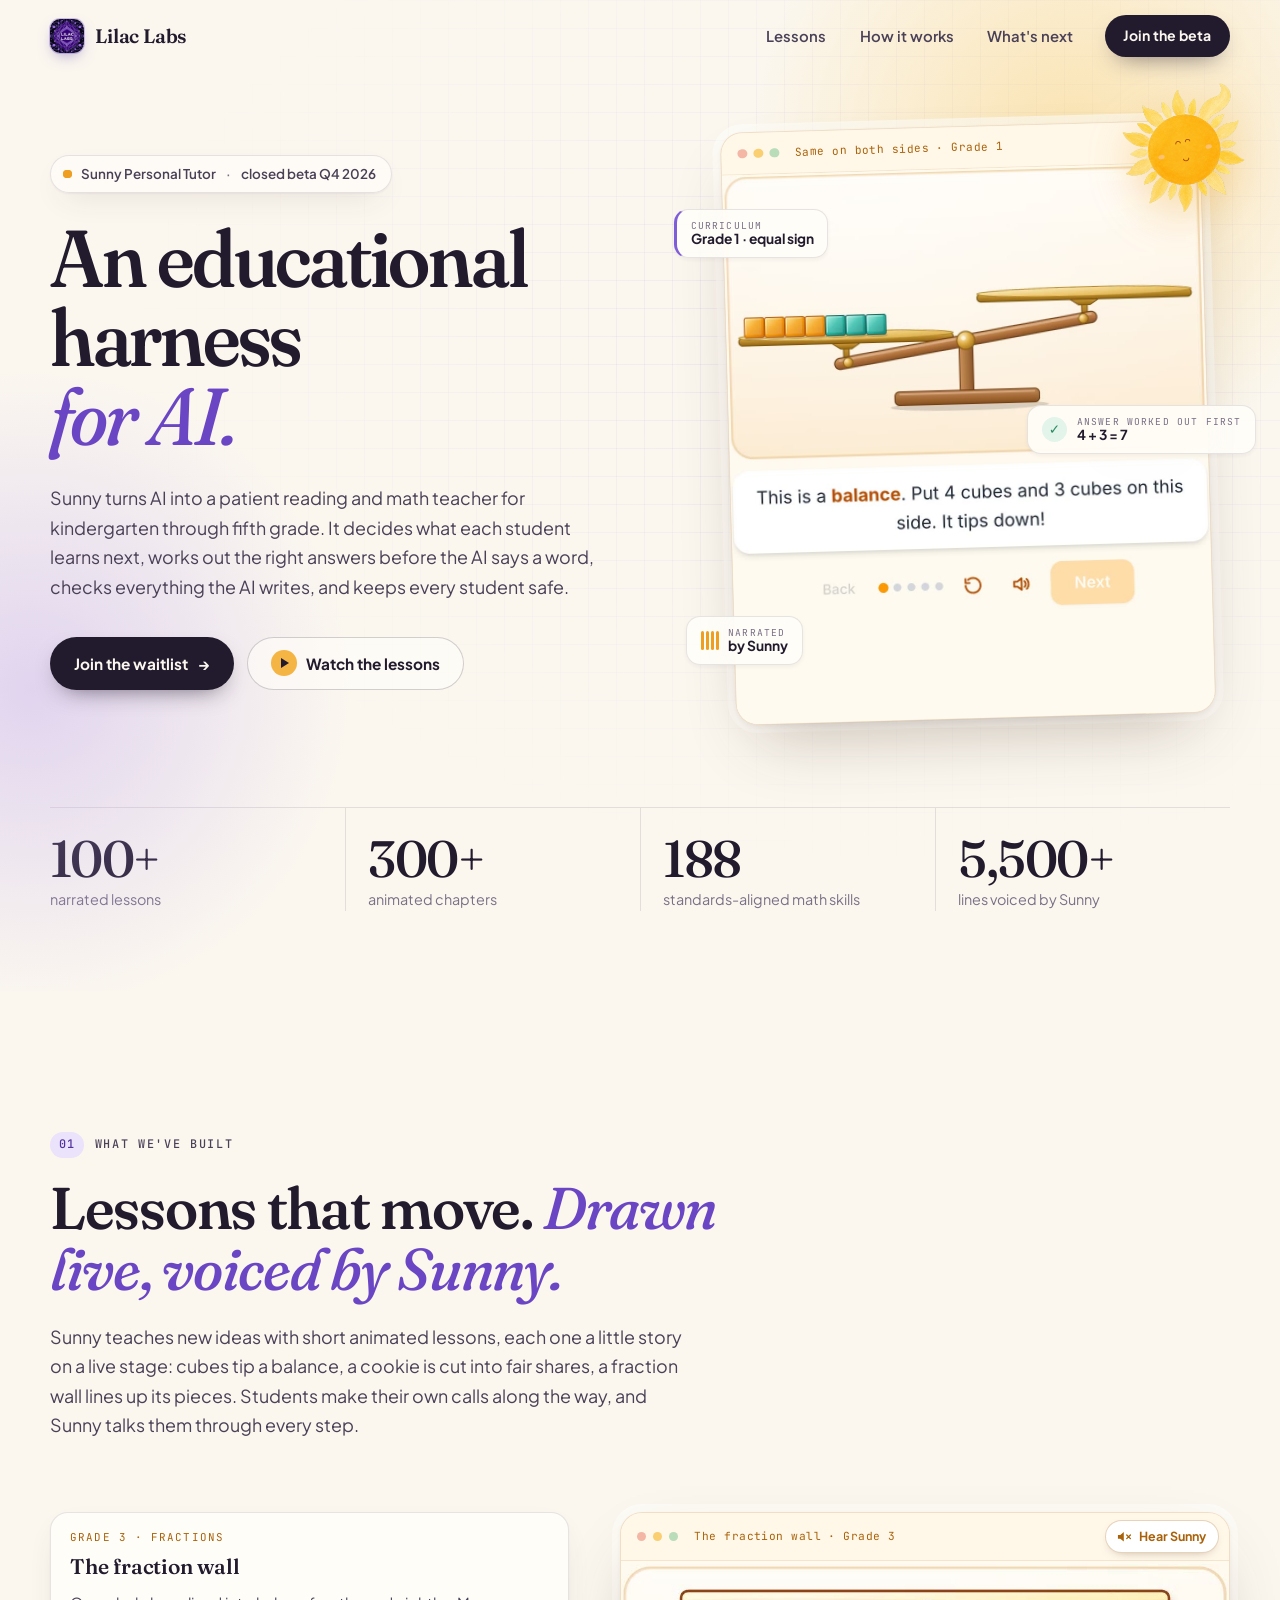
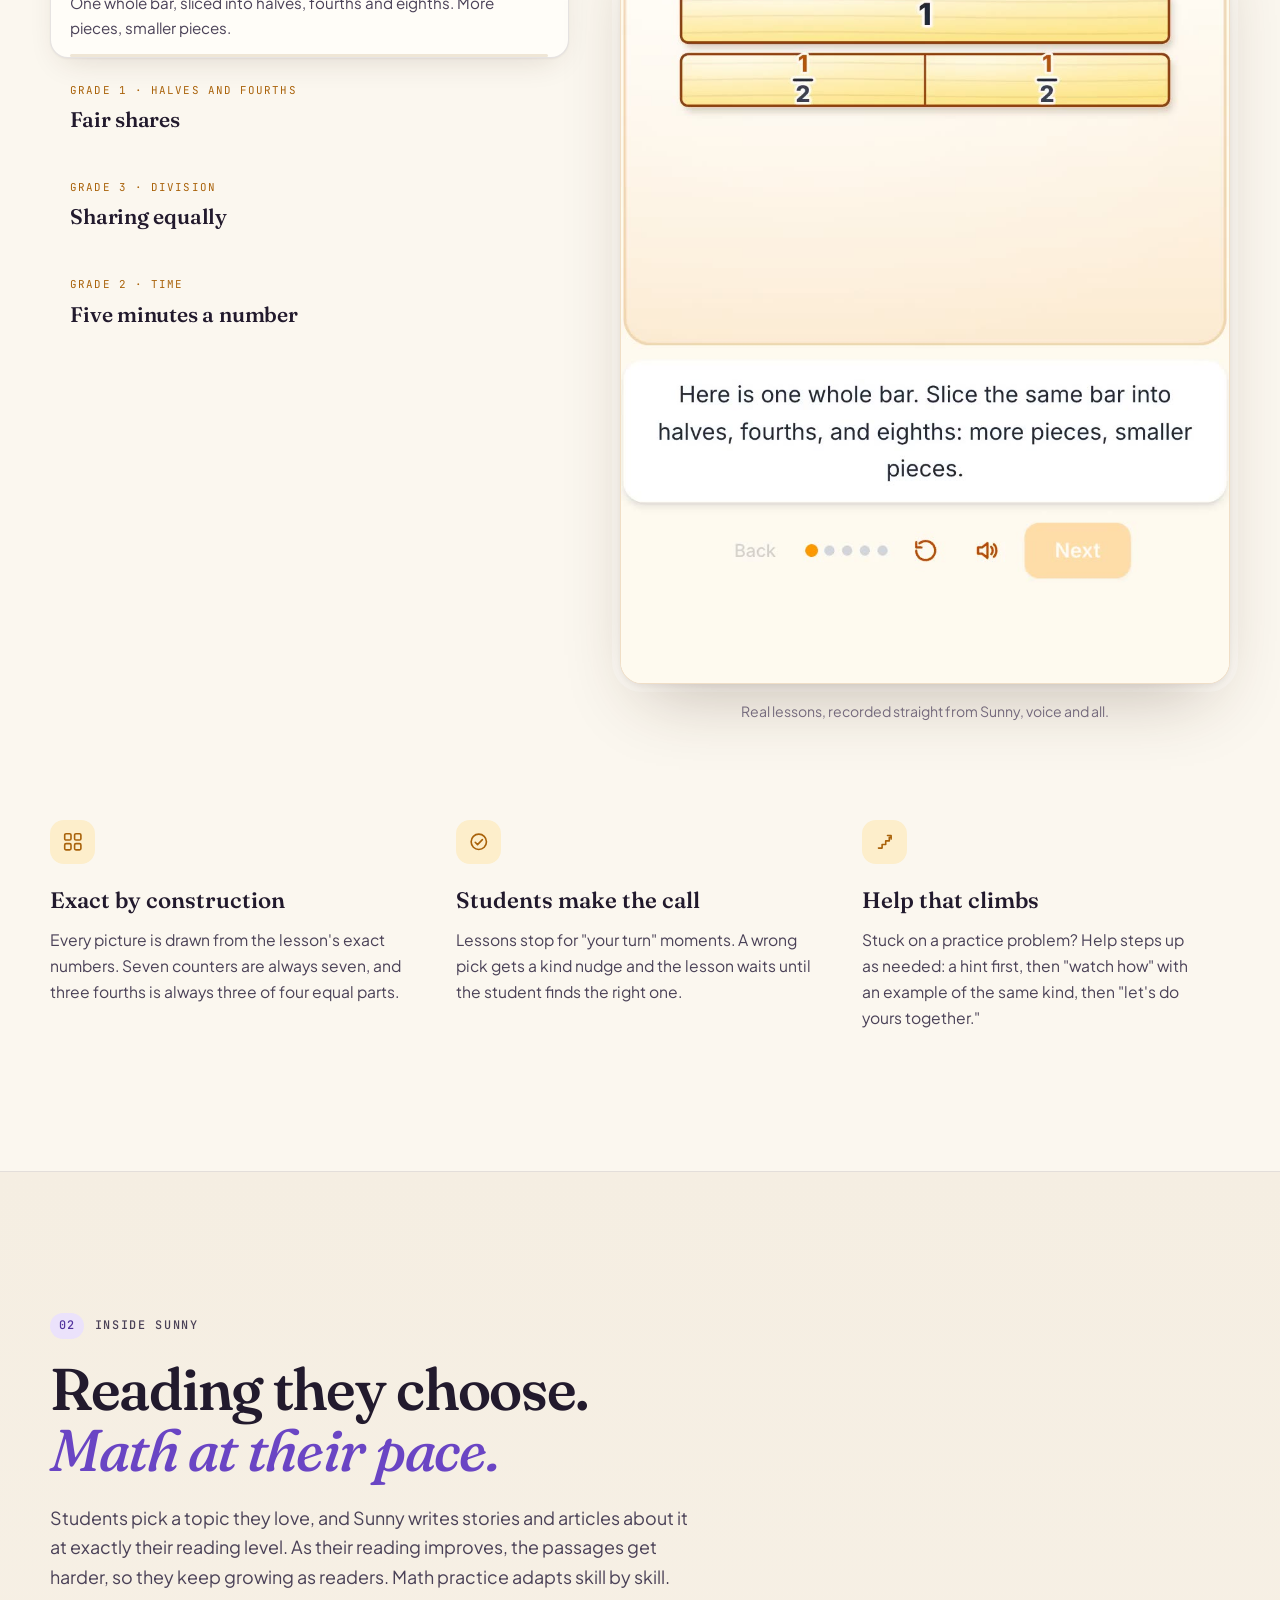
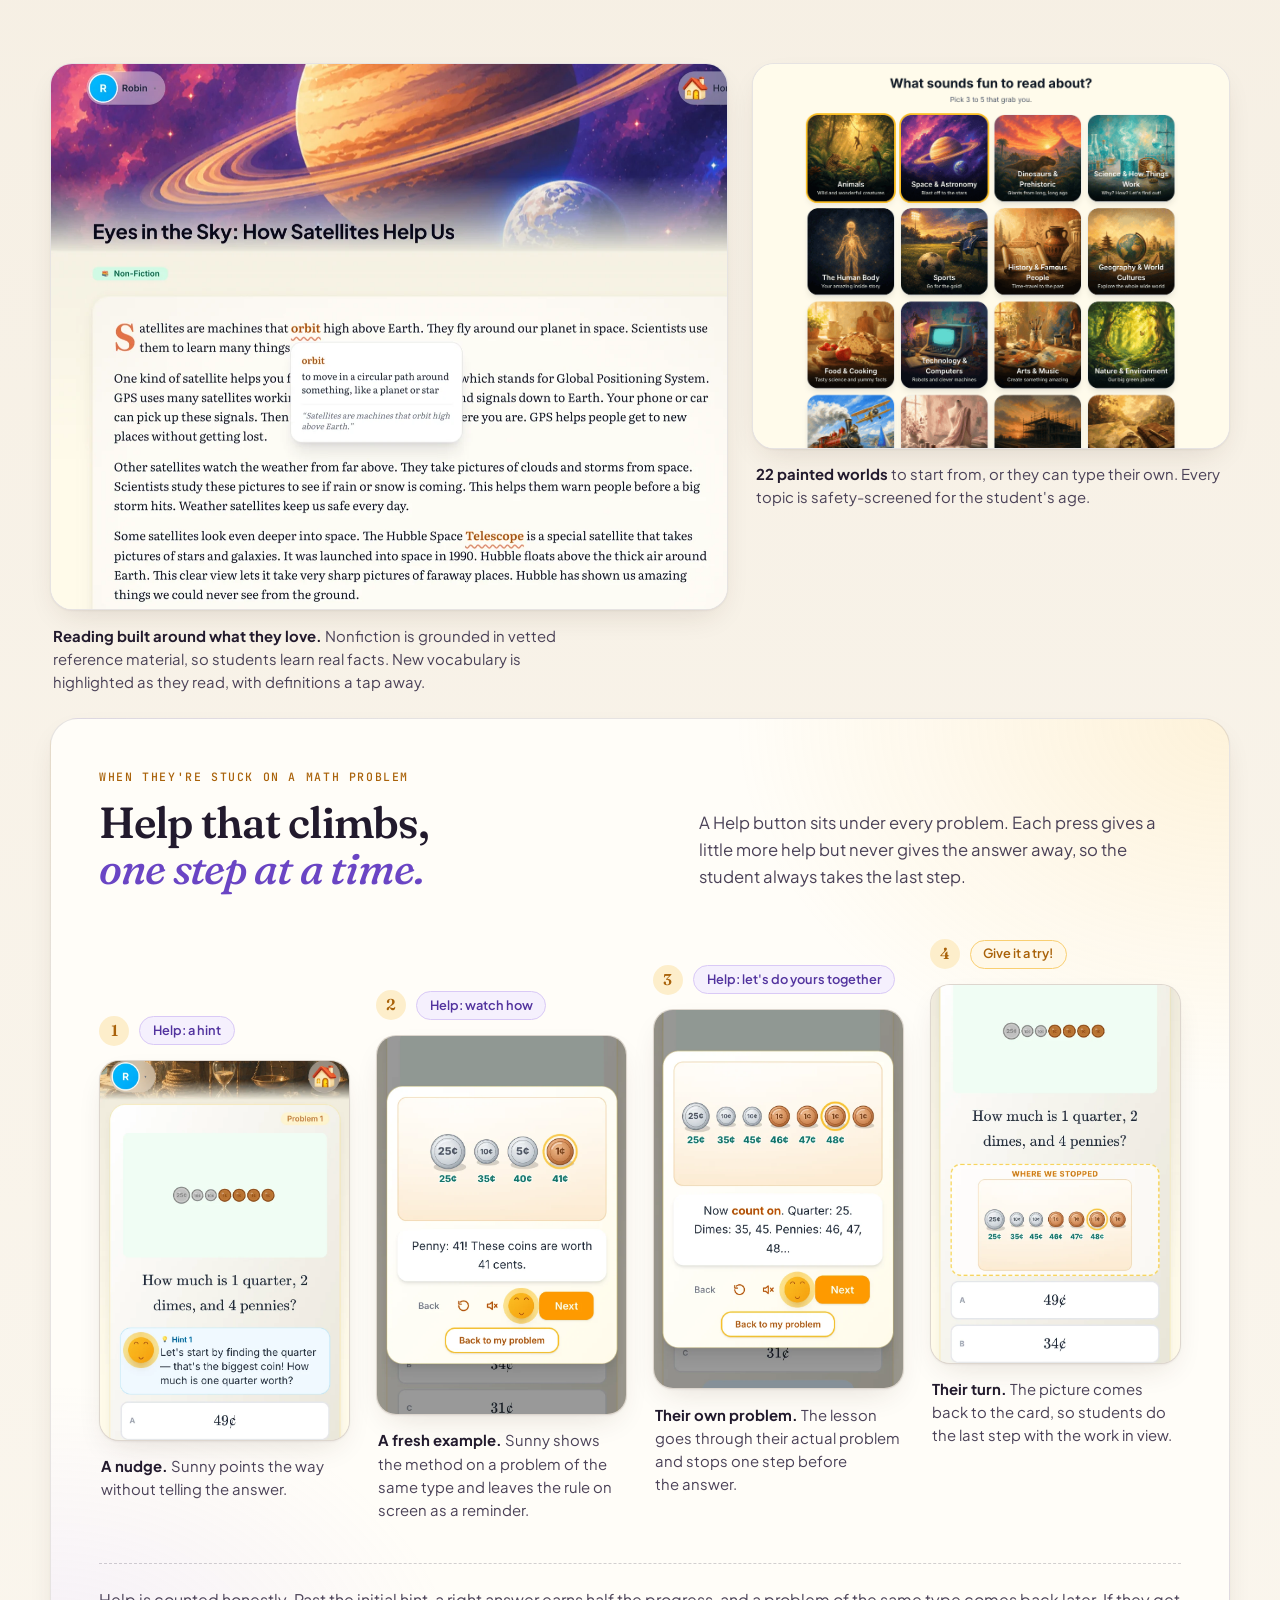
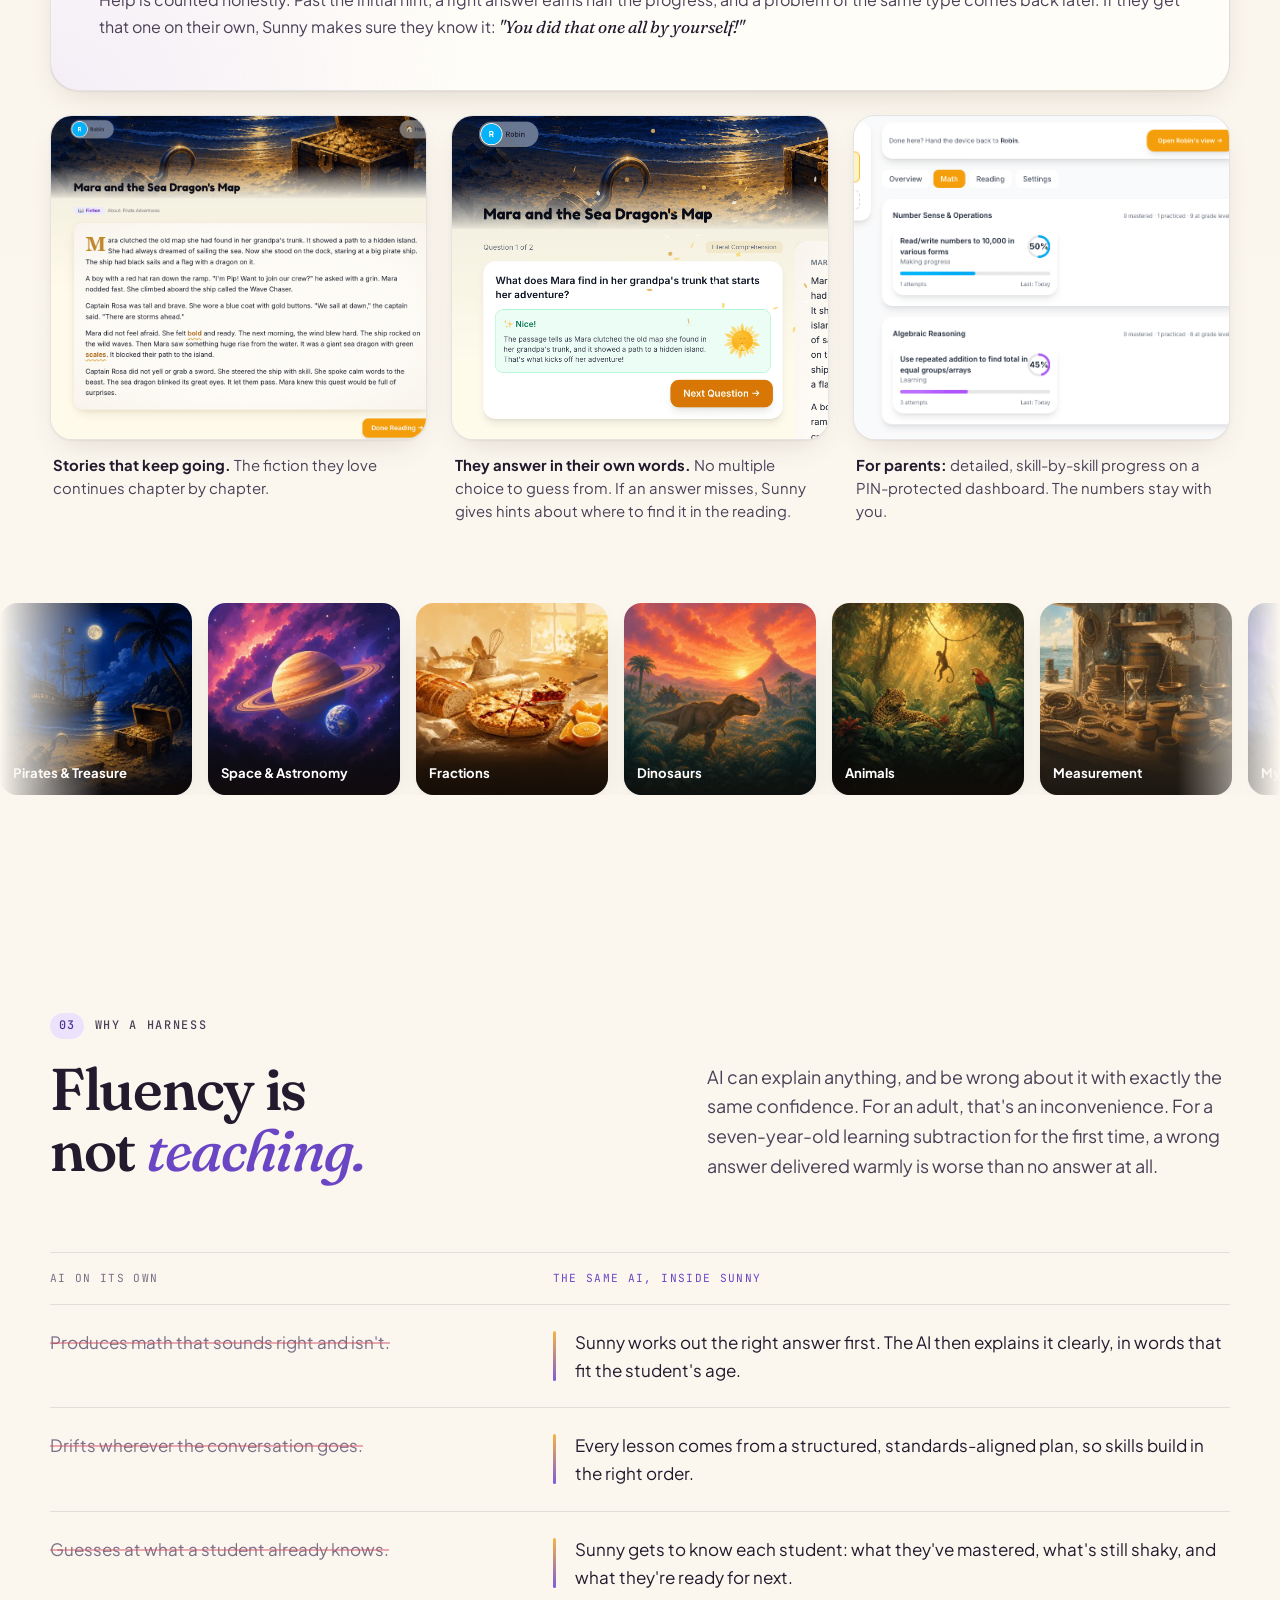
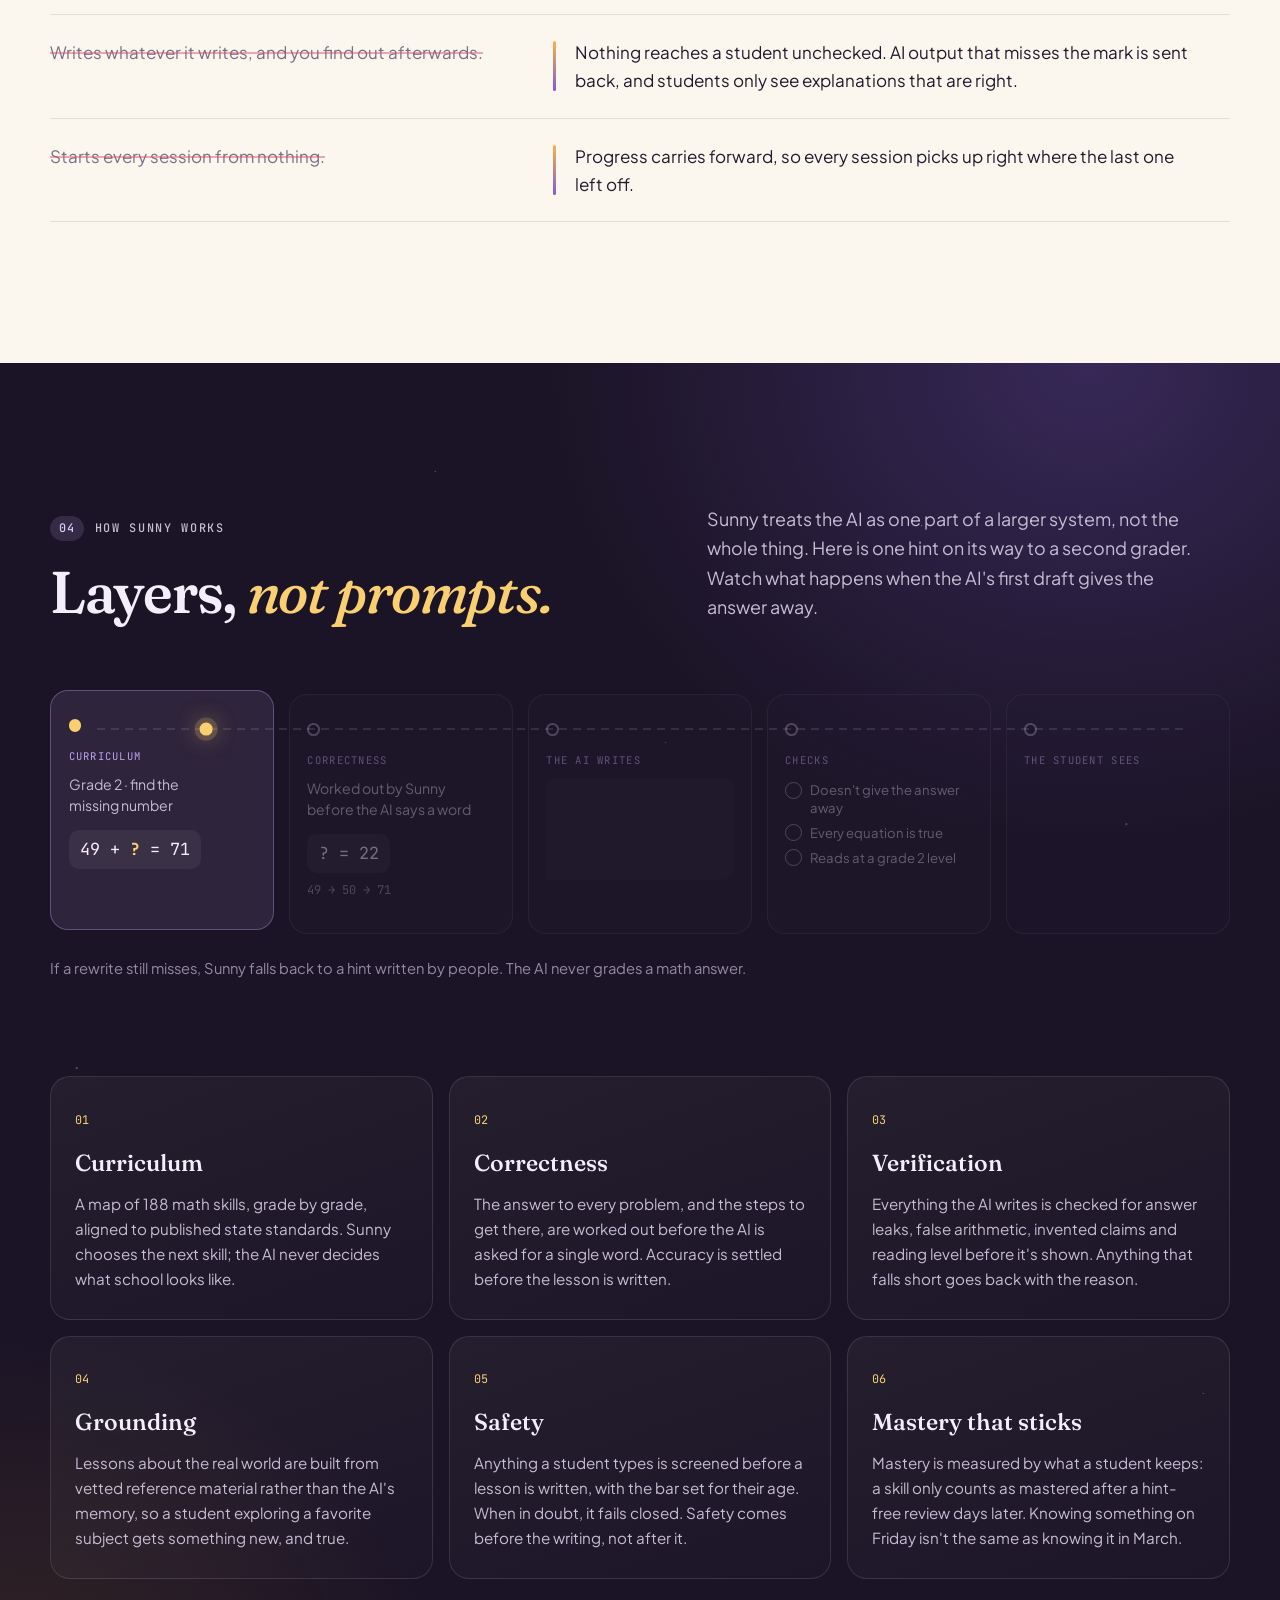
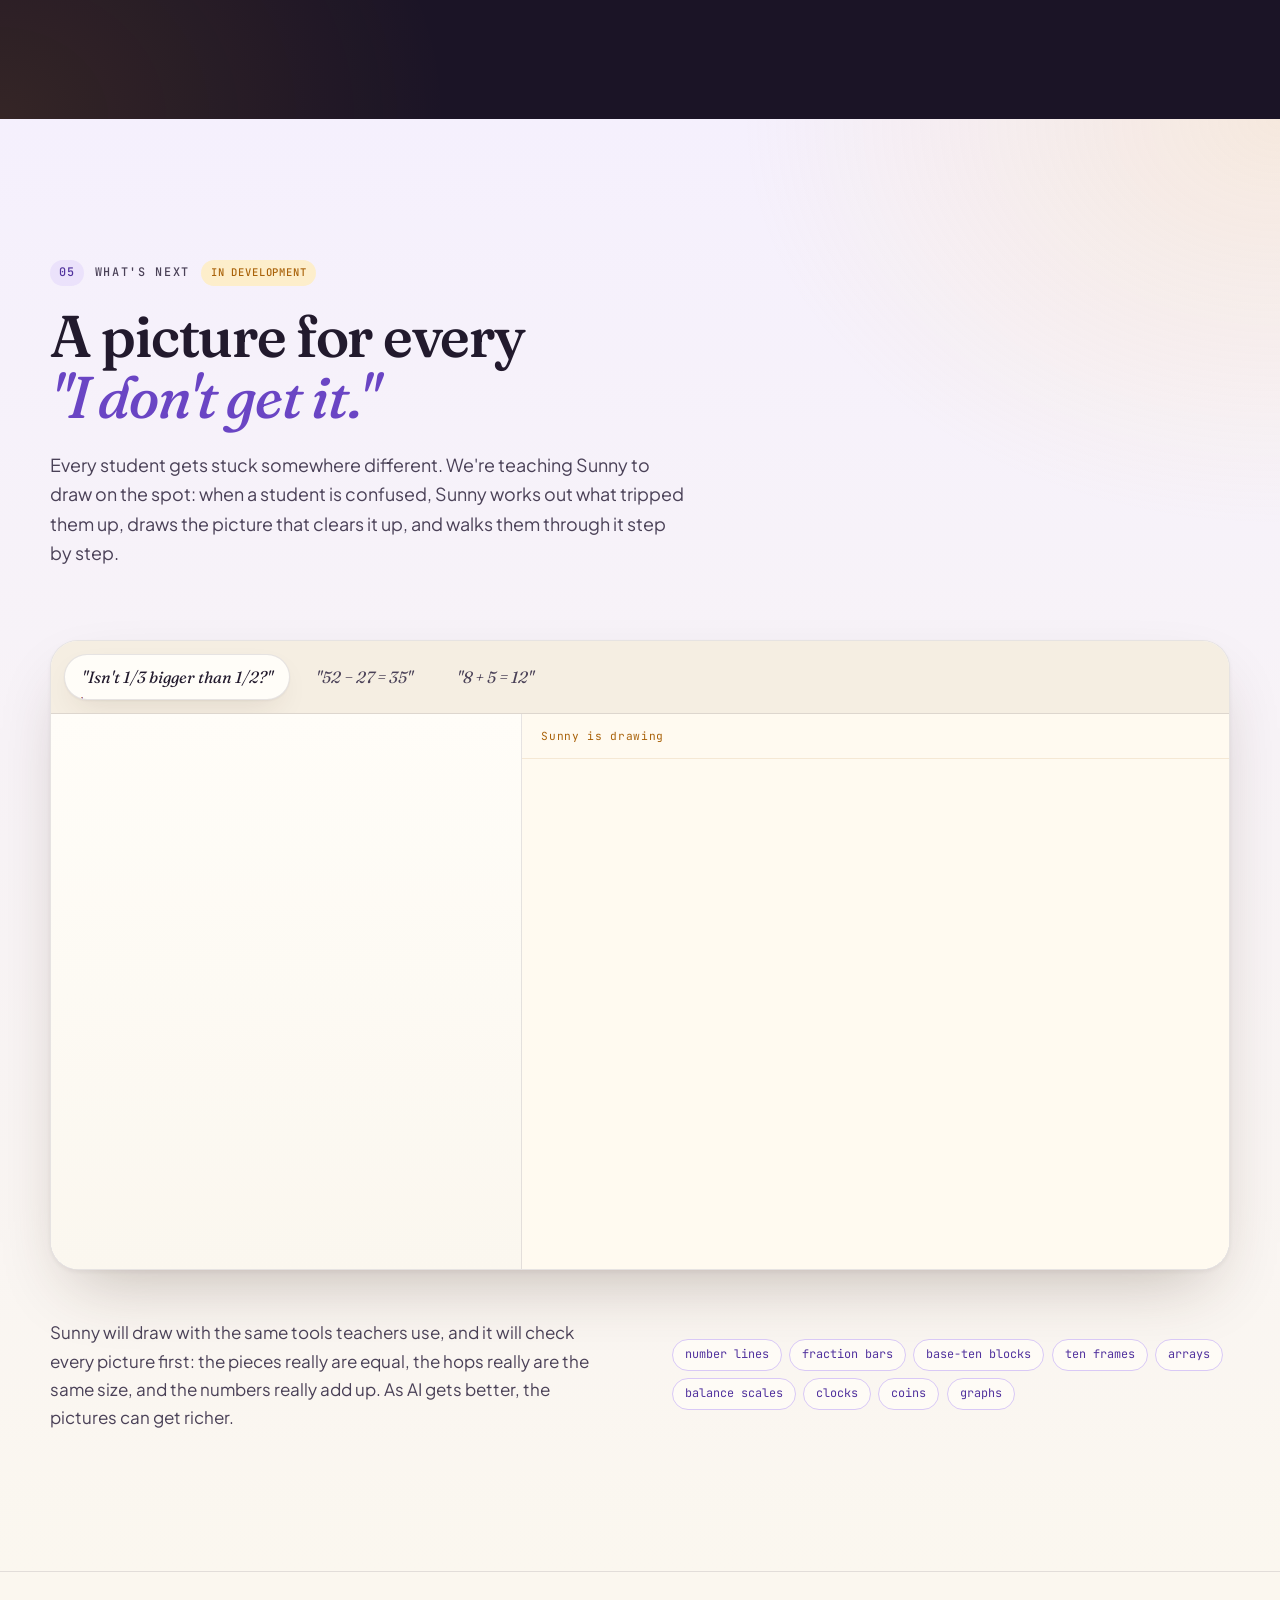
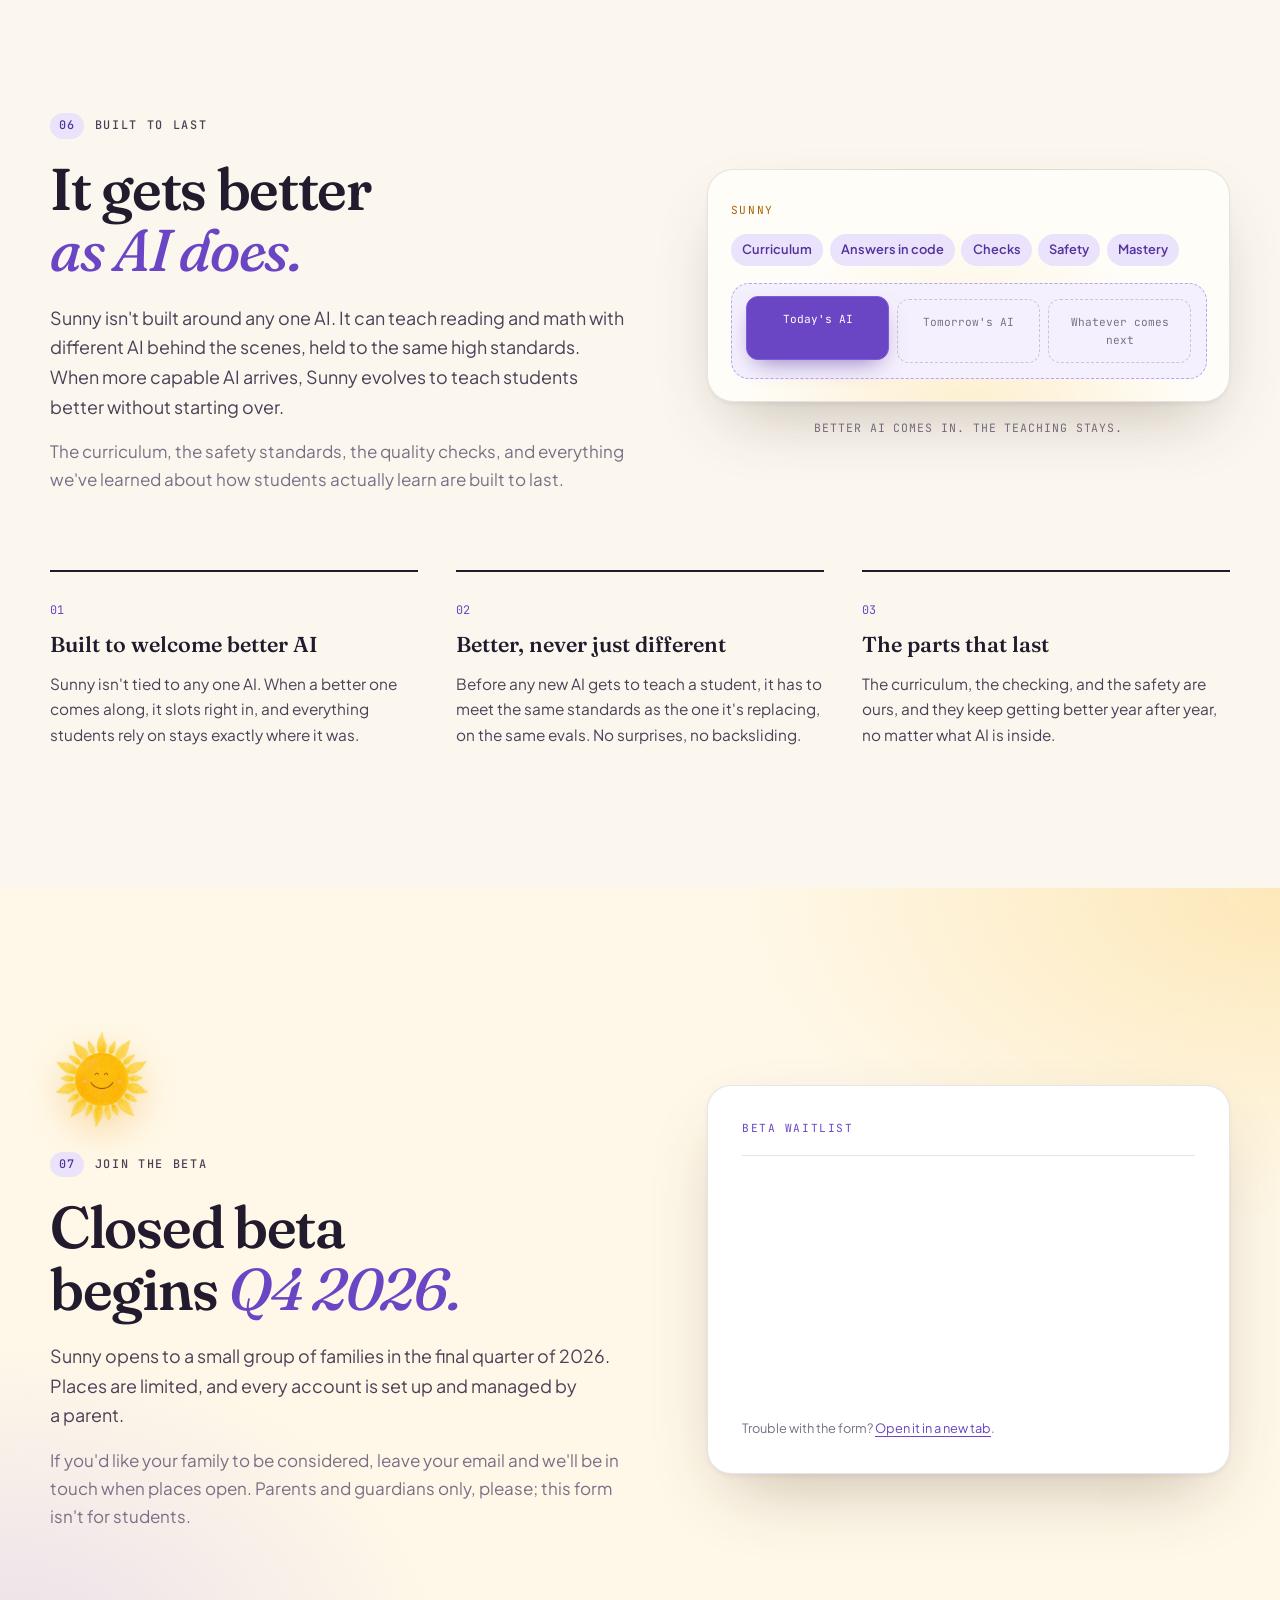
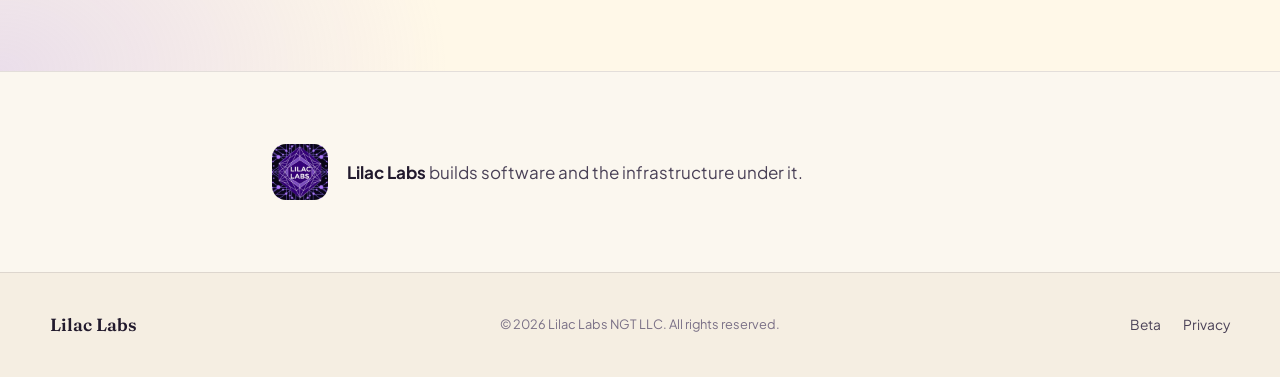
<file: index.html>
<!DOCTYPE html>
<html lang="en">
<head>
    <meta charset="UTF-8">
    <meta name="viewport" content="width=device-width, initial-scale=1.0">
    <meta name="description" content="Sunny is an educational harness for AI: it decides what K–5 students learn, works out the right answers first, checks everything the AI writes, and teaches through narrated, animated lessons. Closed beta Q4 2026.">
    <meta name="theme-color" content="#fbf7ef">
    <meta property="og:type" content="website">
    <meta property="og:title" content="Sunny — An educational harness for AI | Lilac Labs">
    <meta property="og:description" content="Narrated, animated K–5 lessons, with every answer worked out in code and everything the AI writes checked before a student sees it.">
    <meta property="og:url" content="https://www.lilaclabs.com/">
    <meta property="og:image" content="https://www.lilaclabs.com/og-sunny.png">
    <meta property="og:image:alt" content="Sunny by Lilac Labs: an educational harness for AI.">
    <meta name="twitter:card" content="summary_large_image">
    <link rel="canonical" href="https://www.lilaclabs.com/">
    <link rel="icon" href="assets/art/sunny-96.png">
    <link rel="preconnect" href="https://fonts.googleapis.com">
    <link rel="preconnect" href="https://fonts.gstatic.com" crossorigin>
    <link rel="stylesheet" href="https://fonts.googleapis.com/css2?family=Fraunces:ital,opsz,wght,SOFT@0,9..144,300..700,0..100;1,9..144,300..700,0..100&family=JetBrains+Mono:wght@400;500&family=Plus+Jakarta+Sans:wght@400;500;600;700&display=swap">
    <!-- Bump ?v= whenever styles.css or main.js change: browsers keep the old
         files for a while, and a new page with an old stylesheet looks broken. -->
    <link rel="stylesheet" href="styles.css?v=20261009">
    <script>document.documentElement.classList.add("js");</script>
    <title>Sunny — An educational harness for AI | Lilac Labs</title>
</head>
<body>
    <a class="skip-link" href="#main-content">Skip to content</a>

    <header class="site-header" data-header>
        <div class="header-inner">
            <a class="brand" href="#top" aria-label="Lilac Labs home">
                <img class="brand-mark" src="lilaclabs-avatar-168.webp" alt="" width="34" height="34">
                <span class="brand-name">Lilac Labs</span>
            </a>
            <nav class="site-nav" aria-label="Main navigation">
                <a href="#lessons">Lessons</a>
                <a href="#harness">How it works</a>
                <a href="#next">What's next</a>
            </nav>
            <a class="button button-small" href="#beta">Join the beta</a>
        </div>
    </header>

    <main id="main-content">

        <!-- ============================== Hero ============================== -->
        <section class="hero" id="top">
            <div class="hero-paper" aria-hidden="true"></div>
            <div class="hero-glow glow-sun" aria-hidden="true"></div>
            <div class="hero-glow glow-lilac" aria-hidden="true"></div>

            <div class="wrap hero-layout">
                <div class="hero-copy">
                    <p class="pill" data-rise>
                        <span class="pulse-dot" aria-hidden="true"></span>
                        Sunny Personal Tutor <span class="pill-sep">·</span> closed beta Q4 2026
                    </p>
                    <h1 data-rise style="--d: 80ms">An educational harness <em>for AI.</em></h1>
                    <p class="hero-lede" data-rise style="--d: 160ms">
                        Sunny turns AI into a patient reading and math teacher for kindergarten
                        through fifth grade. It decides what each student learns next, works out
                        the right answers before the AI says a word, checks everything the AI
                        writes, and keeps every student safe.
                    </p>
                    <div class="hero-actions" data-rise style="--d: 240ms">
                        <a class="button" href="#beta">Join the waitlist <span aria-hidden="true">→</span></a>
                        <a class="button button-ghost" href="#lessons">
                            <span class="play-glyph" aria-hidden="true"></span>
                            Watch the lessons
                        </a>
                    </div>
                </div>

                <div class="hero-stage" data-rise style="--d: 200ms" data-tilt>
                    <img class="hero-sunny" src="assets/art/sunny-wave.png" alt="" width="280" height="280">
                    <figure class="device">
                        <div class="device-bar" aria-hidden="true">
                            <span></span><span></span><span></span>
                            <p>Same on both sides · Grade 1</p>
                        </div>
                        <video class="device-video" src="assets/lessons/balance.mp4" poster="assets/lessons/balance.jpg"
                               autoplay muted loop playsinline preload="auto" data-autoplay
                               aria-label="A Sunny lesson: cubes tip a balance until both sides hold the same amount."></video>
                    </figure>
                    <div class="float-chip chip-curriculum" aria-hidden="true">
                        <span class="chip-k">Curriculum</span>
                        <strong>Grade 1 · equal sign</strong>
                    </div>
                    <div class="float-chip chip-answer" aria-hidden="true">
                        <span class="chip-check">✓</span>
                        <span><span class="chip-k">Answer worked out first</span><strong>4 + 3 = 7</strong></span>
                    </div>
                    <div class="float-chip chip-voice" aria-hidden="true">
                        <span class="wave-bars"><i></i><i></i><i></i><i></i></span>
                        <span><span class="chip-k">Narrated</span><strong>by Sunny</strong></span>
                    </div>
                </div>
            </div>

            <div class="wrap">
                <dl class="stats" data-reveal>
                    <div><dt>narrated lessons</dt><dd data-count="100" data-suffix="+">100+</dd></div>
                    <div><dt>animated chapters</dt><dd data-count="300" data-suffix="+">300+</dd></div>
                    <div><dt>standards-aligned math skills</dt><dd data-count="188">188</dd></div>
                    <div><dt>lines voiced by Sunny</dt><dd data-count="5500" data-suffix="+">5,500+</dd></div>
                </dl>
            </div>
        </section>

        <!-- ============================== Lessons ============================== -->
        <section class="section lessons" id="lessons">
            <div class="wrap">
                <div class="section-head" data-reveal>
                    <p class="kicker"><span>01</span> What we've built</p>
                    <h2>Lessons that move. <em>Drawn live, voiced by Sunny.</em></h2>
                    <p class="section-lede">
                        Sunny teaches new ideas with short animated lessons, each one a little story
                        on a live stage: cubes tip a balance, a cookie is cut into fair shares, a
                        fraction wall lines up its pieces. Students make their own calls along the
                        way, and Sunny talks them through every step.
                    </p>
                </div>

                <div class="reel" data-reel data-reveal>
                    <ol class="reel-list" role="tablist" aria-label="Lesson clips">
                        <!-- Filled from data attributes on each button; the first is active. -->
                        <li><button type="button" role="tab" aria-controls="reel-screen" class="reel-tab is-active" aria-selected="true" data-src="assets/lessons/fraction-wall.mp4" data-poster="assets/lessons/fraction-wall.jpg">
                            <span class="reel-grade">Grade 3 · Fractions</span>
                            <strong>The fraction wall</strong>
                            <span class="reel-desc">One whole bar, sliced into halves, fourths and eighths. More pieces, smaller pieces.</span>
                            <span class="reel-progress" aria-hidden="true"><i></i></span>
                        </button></li>
                        <li><button type="button" role="tab" aria-controls="reel-screen" class="reel-tab" aria-selected="false" data-src="assets/lessons/fair-shares.mp4" data-poster="assets/lessons/fair-shares.jpg">
                            <span class="reel-grade">Grade 1 · Halves and fourths</span>
                            <strong>Fair shares</strong>
                            <span class="reel-desc">Two friends, one cookie. Uh-oh, the pieces aren't the same size. Let's cut it fairly.</span>
                            <span class="reel-progress" aria-hidden="true"><i></i></span>
                        </button></li>
                        <li><button type="button" role="tab" aria-controls="reel-screen" class="reel-tab" aria-selected="false" data-src="assets/lessons/sharing.mp4" data-poster="assets/lessons/sharing.jpg">
                            <span class="reel-grade">Grade 3 · Division</span>
                            <strong>Sharing equally</strong>
                            <span class="reel-desc">Strawberries are dealt into boxes one at a time until every box holds the same.</span>
                            <span class="reel-progress" aria-hidden="true"><i></i></span>
                        </button></li>
                        <li><button type="button" role="tab" aria-controls="reel-screen" class="reel-tab" aria-selected="false" data-src="assets/lessons/clock.mp4" data-poster="assets/lessons/clock.jpg">
                            <span class="reel-grade">Grade 2 · Time</span>
                            <strong>Five minutes a number</strong>
                            <span class="reel-desc">The long hand sweeps the clock face, counting by fives as it goes.</span>
                            <span class="reel-progress" aria-hidden="true"><i></i></span>
                        </button></li>
                    </ol>

                    <figure class="reel-screen" id="reel-screen" role="tabpanel">
                        <div class="device device-flat">
                            <div class="device-bar">
                                <span aria-hidden="true"></span><span aria-hidden="true"></span><span aria-hidden="true"></span>
                                <p data-reel-title aria-hidden="true">The fraction wall · Grade 3</p>
                                <button type="button" class="sound-toggle" aria-pressed="false" data-sound>
                                    <svg class="sound-icon" viewBox="0 0 24 24" aria-hidden="true">
                                        <path class="sound-body" d="M4 9.5h3.2L12 5.5v13l-4.8-4H4z"/>
                                        <path class="sound-off" d="M16 9.5l5 5M21 9.5l-5 5"/>
                                        <path class="sound-on" d="M15.5 9a4 4 0 0 1 0 6M18 6.5a7.5 7.5 0 0 1 0 11"/>
                                    </svg>
                                    <span data-sound-label>Hear Sunny</span>
                                </button>
                            </div>
                            <video class="device-video" muted playsinline preload="none" data-reel-video
                                   poster="assets/lessons/fraction-wall.jpg" aria-label="Lesson clip"></video>
                        </div>
                        <figcaption>Real lessons, recorded straight from Sunny, voice and all.</figcaption>
                    </figure>
                </div>

                <ul class="pillars" data-reveal-group>
                    <li data-reveal>
                        <span class="pillar-icon" aria-hidden="true">
                            <svg viewBox="0 0 24 24"><rect x="3" y="3" width="7" height="7" rx="1.5"/><rect x="14" y="3" width="7" height="7" rx="1.5"/><rect x="3" y="14" width="7" height="7" rx="1.5"/><rect x="14" y="14" width="7" height="7" rx="1.5"/></svg>
                        </span>
                        <h3>Exact by construction</h3>
                        <p>Every picture is drawn from the lesson's exact numbers. Seven counters are always seven, and three fourths is always three of four equal parts.</p>
                    </li>
                    <li data-reveal style="--d: 90ms">
                        <span class="pillar-icon" aria-hidden="true">
                            <svg viewBox="0 0 24 24"><circle cx="12" cy="12" r="8.5"/><path d="M8 12.5l2.6 2.6L16 9.6"/></svg>
                        </span>
                        <h3>Students make the call</h3>
                        <p>Lessons stop for "your turn" moments. A wrong pick gets a kind nudge and the lesson waits until the student finds the right one.</p>
                    </li>
                    <li data-reveal style="--d: 180ms">
                        <span class="pillar-icon" aria-hidden="true">
                            <svg viewBox="0 0 24 24"><path d="M5 19h4v-4h4v-4h4V7h2"/><path d="M15 5h4v4"/></svg>
                        </span>
                        <h3>Help that climbs</h3>
                        <p>Stuck on a practice problem? Help steps up as needed: a hint first, then "watch how" with an example of the same kind, then "let's do yours together."</p>
                    </li>
                </ul>
            </div>
        </section>

        <!-- ============================== Inside Sunny ============================== -->
        <section class="section tour" id="tour">
            <div class="wrap">
                <div class="section-head" data-reveal>
                    <p class="kicker"><span>02</span> Inside Sunny</p>
                    <h2>Reading they choose. <em>Math at their pace.</em></h2>
                    <p class="section-lede">
                        Students pick a topic they love, and Sunny writes stories and articles about
                        it at exactly their reading level. As their reading improves, the passages get
                        harder, so they keep growing as readers. Math practice adapts skill by skill.
                    </p>
                </div>

                <div class="bento">
                    <figure class="shot shot-nonfiction" data-reveal>
                        <div class="shot-frame"><img src="assets/app/nonfiction.webp" alt="A Sunny nonfiction reading, Eyes in the Sky: How Satellites Help Us, under a painting of Saturn and Earth. The word orbit is tapped, showing its definition: to move in a circular path around something, like a planet or star." width="1400" height="1038" loading="lazy"></div>
                        <figcaption><strong>Reading built around what they love.</strong> Nonfiction is grounded in vetted reference material, so students learn real facts. New vocabulary is highlighted as they read, with definitions a tap away.</figcaption>
                    </figure>
                    <figure class="shot shot-interests" data-reveal style="--d: 80ms">
                        <div class="shot-frame"><img src="assets/app/interests.png" alt="The interest picker: painted tiles for Animals, Space and Astronomy, Dinosaurs, Science, and more." width="1100" height="900" loading="lazy"></div>
                        <figcaption><strong>22 painted worlds</strong> to start from, or they can type their own. Every topic is safety-screened for the student's age.</figcaption>
                    </figure>
                    <div class="ladder" id="help">
                        <div class="ladder-head" data-reveal>
                            <div>
                                <p class="ladder-k">When they're stuck on a math problem</p>
                                <h3>Help that climbs, <em>one step at a time.</em></h3>
                            </div>
                            <p>
                                A Help button sits under every problem. Each press gives a little more
                                help but never gives the answer away, so the student always takes the
                                last step.
                            </p>
                        </div>

                        <ol class="ladder-steps" data-reveal-group>
                            <li class="ladder-step" data-reveal>
                                <span class="ladder-n" aria-hidden="true">1</span>
                                <span class="ladder-btn">Help: a hint</span>
                                <div class="ladder-shot"><img src="assets/app/help-hint.webp" alt="A coin problem: how much is 1 quarter, 2 dimes and 4 pennies? Sunny's first hint sits on the card: let's start by finding the quarter, that's the biggest coin." width="780" height="1180" loading="lazy"></div>
                                <p><strong>A nudge.</strong> Sunny points the way without telling the answer.</p>
                            </li>
                            <li class="ladder-step" data-reveal style="--d: 90ms">
                                <span class="ladder-n" aria-hidden="true">2</span>
                                <span class="ladder-btn">Help: watch how</span>
                                <div class="ladder-shot"><img src="assets/app/help-watch.webp" alt="Sunny counts a different set of coins, biggest first: a quarter, a dime, a nickel and a penny make 25, 35, 40, 41 cents." width="780" height="1180" loading="lazy"></div>
                                <p><strong>A fresh example.</strong> Sunny shows the method on a problem of the same type and leaves the rule on screen as a reminder.</p>
                            </li>
                            <li class="ladder-step" data-reveal style="--d: 180ms">
                                <span class="ladder-n" aria-hidden="true">3</span>
                                <span class="ladder-btn">Help: let's do yours together</span>
                                <div class="ladder-shot"><img src="assets/app/help-together.webp" alt="The lesson on the student's own coins, counting on from the quarter: 25, 35, 45, 46, 47, 48 cents, with the last penny still to count." width="780" height="1180" loading="lazy"></div>
                                <p><strong>Their own problem.</strong> The lesson goes through their actual problem and stops one step before the answer.</p>
                            </li>
                            <li class="ladder-step" data-reveal style="--d: 270ms">
                                <span class="ladder-n" aria-hidden="true">4</span>
                                <span class="ladder-btn ladder-btn-rest">Give it a try!</span>
                                <div class="ladder-shot"><img src="assets/app/help-stopped.webp" alt="Back on the problem card, the counted coins sit above the answer choices under the heading Where we stopped." width="780" height="1180" loading="lazy"></div>
                                <p><strong>Their turn.</strong> The picture comes back to the card, so students do the last step with the work in view.</p>
                            </li>
                        </ol>

                        <p class="ladder-foot" data-reveal>
                            Help is counted honestly. Past the initial hint, a right answer earns half the
                            progress, and a problem of the same type comes back later. If they get that one
                            on their own, Sunny makes sure they know it: <em>"You did that one all by
                            yourself!"</em>
                        </p>
                    </div>
                    <figure class="shot shot-story" data-reveal>
                        <div class="shot-frame"><img src="assets/app/story.png" alt="A Sunny story, Mara and the Sea Dragon's Map, with the vocabulary words bold and scales underlined." width="1100" height="880" loading="lazy"></div>
                        <figcaption><strong>Stories that keep going.</strong> The fiction they love continues chapter by chapter.</figcaption>
                    </figure>
                    <figure class="shot shot-feedback" data-reveal style="--d: 80ms">
                        <div class="shot-frame"><img src="assets/app/feedback.png" alt="A comprehension question about the story, answered correctly, with warm feedback that quotes the passage." width="1100" height="640" loading="lazy"></div>
                        <figcaption><strong>They answer in their own words.</strong> No multiple choice to guess from. If an answer misses, Sunny gives hints about where to find it in the reading.</figcaption>
                    </figure>
                    <figure class="shot shot-parent" data-reveal style="--d: 160ms">
                        <div class="shot-frame"><img src="assets/app/parent-math.png" alt="The parent dashboard's math tab, showing progress on individual skills." width="1100" height="710" loading="lazy"></div>
                        <figcaption><strong>For parents:</strong> detailed, skill-by-skill progress on a PIN-protected dashboard. The numbers stay with you.</figcaption>
                    </figure>
                </div>
            </div>

            <div class="worlds" aria-label="Some of the painted reading and math worlds">
                <div class="worlds-track" data-marquee>
                    <figure><img src="assets/art/worlds/pirates-treasure.webp" alt="" loading="lazy" width="480" height="480"><figcaption>Pirates &amp; Treasure</figcaption></figure>
                    <figure><img src="assets/art/worlds/space-astronomy.webp" alt="" loading="lazy" width="480" height="480"><figcaption>Space &amp; Astronomy</figcaption></figure>
                    <figure><img src="assets/art/worlds/math-fractions.webp" alt="" loading="lazy" width="480" height="480"><figcaption>Fractions</figcaption></figure>
                    <figure><img src="assets/art/worlds/dinosaurs-prehistoric.webp" alt="" loading="lazy" width="480" height="480"><figcaption>Dinosaurs</figcaption></figure>
                    <figure><img src="assets/art/worlds/animals.webp" alt="" loading="lazy" width="480" height="480"><figcaption>Animals</figcaption></figure>
                    <figure><img src="assets/art/worlds/math-measurement.webp" alt="" loading="lazy" width="480" height="480"><figcaption>Measurement</figcaption></figure>
                    <figure><img src="assets/art/worlds/myths-legends-fantasy.webp" alt="" loading="lazy" width="480" height="480"><figcaption>Myths &amp; Legends</figcaption></figure>
                    <figure><img src="assets/art/worlds/science-how-things-work.webp" alt="" loading="lazy" width="480" height="480"><figcaption>How Things Work</figcaption></figure>
                    <figure><img src="assets/art/worlds/math-geometric_reasoning.webp" alt="" loading="lazy" width="480" height="480"><figcaption>Shapes</figcaption></figure>
                    <figure><img src="assets/art/worlds/mysteries-detectives.webp" alt="" loading="lazy" width="480" height="480"><figcaption>Mysteries</figcaption></figure>
                    <figure><img src="assets/art/worlds/vehicles-transportation.webp" alt="" loading="lazy" width="480" height="480"><figcaption>Vehicles</figcaption></figure>
                    <figure><img src="assets/art/worlds/math-number_sense_operations.webp" alt="" loading="lazy" width="480" height="480"><figcaption>Numbers</figcaption></figure>
                    <figure><img src="assets/art/worlds/nature-environment.webp" alt="" loading="lazy" width="480" height="480"><figcaption>Nature</figcaption></figure>
                    <figure><img src="assets/art/worlds/sports.webp" alt="" loading="lazy" width="480" height="480"><figcaption>Sports</figcaption></figure>
                    <figure><img src="assets/art/worlds/math-data_analysis.webp" alt="" loading="lazy" width="480" height="480"><figcaption>Data</figcaption></figure>
                    <figure><img src="assets/art/worlds/math-algebraic_reasoning.webp" alt="" loading="lazy" width="480" height="480"><figcaption>Patterns</figcaption></figure>
                </div>
            </div>
        </section>

        <!-- ============================== Problem ============================== -->
        <section class="section problem" id="problem">
            <div class="wrap">
                <div class="section-head section-head-split" data-reveal>
                    <div>
                        <p class="kicker"><span>03</span> Why a harness</p>
                        <h2>Fluency is not <em>teaching.</em></h2>
                    </div>
                    <p class="section-lede">
                        AI can explain anything, and be wrong about it with exactly the same
                        confidence. For an adult, that's an inconvenience. For a seven-year-old
                        learning subtraction for the first time, a wrong answer delivered warmly
                        is worse than no answer at all.
                    </p>
                </div>

                <div class="contrast" data-reveal-group>
                    <div class="contrast-head" aria-hidden="true">
                        <span>AI on its own</span>
                        <span>The same AI, inside Sunny</span>
                    </div>
                    <div class="contrast-row" data-reveal>
                        <p class="contrast-a">Produces math that sounds right and isn't.</p>
                        <p class="contrast-b">Sunny works out the right answer first. The AI then explains it clearly, in words that fit the student's age.</p>
                    </div>
                    <div class="contrast-row" data-reveal>
                        <p class="contrast-a">Drifts wherever the conversation goes.</p>
                        <p class="contrast-b">Every lesson comes from a structured, standards-aligned plan, so skills build in the right order.</p>
                    </div>
                    <div class="contrast-row" data-reveal>
                        <p class="contrast-a">Guesses at what a student already knows.</p>
                        <p class="contrast-b">Sunny gets to know each student: what they've mastered, what's still shaky, and what they're ready for next.</p>
                    </div>
                    <div class="contrast-row" data-reveal>
                        <p class="contrast-a">Writes whatever it writes, and you find out afterwards.</p>
                        <p class="contrast-b">Nothing reaches a student unchecked. AI output that misses the mark is sent back, and students only see explanations that are right.</p>
                    </div>
                    <div class="contrast-row" data-reveal>
                        <p class="contrast-a">Starts every session from nothing.</p>
                        <p class="contrast-b">Progress carries forward, so every session picks up right where the last one left off.</p>
                    </div>
                </div>
            </div>
        </section>

        <!-- ============================== Harness ============================== -->
        <section class="section night harness" id="harness">
            <div class="night-stars" aria-hidden="true"></div>
            <div class="wrap">
                <div class="section-head section-head-split" data-reveal>
                    <div>
                        <p class="kicker"><span>04</span> How Sunny works</p>
                        <h2>Layers, <em>not prompts.</em></h2>
                    </div>
                    <p class="section-lede">
                        Sunny treats the AI as one part of a larger system, not the whole thing.
                        Here is one hint on its way to a second grader. Watch what happens when the
                        AI's first draft gives the answer away.
                    </p>
                </div>

                <div class="pipeline" data-pipeline data-reveal role="img"
                     aria-label="A hint passes through five stages: the curriculum picks the problem 49 plus what equals 71; Sunny works out the answer, 22; the AI drafts a hint that gives the answer away; the checks catch it and send it back with the reason; the rewritten hint passes every check and reaches the student.">
                    <div class="pipe-track" aria-hidden="true"><i class="pipe-pulse"></i></div>
                    <ol class="pipe-steps">
                        <li class="pipe-step" data-step="0">
                            <span class="pipe-k">Curriculum</span>
                            <p>Grade 2 · find the missing number</p>
                            <code class="pipe-eq">49 + <b>?</b> = 71</code>
                        </li>
                        <li class="pipe-step" data-step="1">
                            <span class="pipe-k">Correctness</span>
                            <p>Worked out by Sunny before the AI says a word</p>
                            <code class="pipe-eq">? = 22</code>
                            <span class="pipe-sub">49 → 50 → 71</span>
                        </li>
                        <li class="pipe-step" data-step="2">
                            <span class="pipe-k">The AI writes</span>
                            <p class="pipe-bubble">
                                <span class="draft draft-1">Count up from 49 and you'll land on 22!</span>
                                <span class="draft draft-2">Start at 49. How far is it to 50? Then how far from 50 to 71?</span>
                            </p>
                        </li>
                        <li class="pipe-step" data-step="3">
                            <span class="pipe-k">Checks</span>
                            <ul class="checks">
                                <li class="check check-leak"><i></i>Doesn't give the answer away</li>
                                <li class="check"><i></i>Every equation is true</li>
                                <li class="check"><i></i>Reads at a grade 2 level</li>
                            </ul>
                            <span class="pipe-return">Sent back with the reason</span>
                        </li>
                        <li class="pipe-step" data-step="4">
                            <span class="pipe-k">The student sees</span>
                            <p class="pipe-final">
                                <img src="assets/art/sunny-96.png" alt="" width="36" height="36" loading="lazy">
                                <span>Start at 49. How far is it to 50? Then how far from 50 to 71?</span>
                            </p>
                        </li>
                    </ol>
                </div>
                <p class="pipe-note" data-reveal>If a rewrite still misses, Sunny falls back to a hint written by people. The AI never grades a math answer.</p>

                <ol class="layers" data-reveal-group>
                    <li data-reveal>
                        <span class="layer-n">01</span>
                        <h3>Curriculum</h3>
                        <p>A map of 188 math skills, grade by grade, aligned to published state standards. Sunny chooses the next skill; the AI never decides what school looks like.</p>
                    </li>
                    <li data-reveal style="--d: 60ms">
                        <span class="layer-n">02</span>
                        <h3>Correctness</h3>
                        <p>The answer to every problem, and the steps to get there, are worked out before the AI is asked for a single word. Accuracy is settled before the lesson is written.</p>
                    </li>
                    <li data-reveal style="--d: 120ms">
                        <span class="layer-n">03</span>
                        <h3>Verification</h3>
                        <p>Everything the AI writes is checked for answer leaks, false arithmetic, invented claims and reading level before it's shown. Anything that falls short goes back with the reason.</p>
                    </li>
                    <li data-reveal>
                        <span class="layer-n">04</span>
                        <h3>Grounding</h3>
                        <p>Lessons about the real world are built from vetted reference material rather than the AI's memory, so a student exploring a favorite subject gets something new, and true.</p>
                    </li>
                    <li data-reveal style="--d: 60ms">
                        <span class="layer-n">05</span>
                        <h3>Safety</h3>
                        <p>Anything a student types is screened before a lesson is written, with the bar set for their age. When in doubt, it fails closed. Safety comes before the writing, not after it.</p>
                    </li>
                    <li data-reveal style="--d: 120ms">
                        <span class="layer-n">06</span>
                        <h3>Mastery that sticks</h3>
                        <p>Mastery is measured by what a student keeps: a skill only counts as mastered after a hint-free review days later. Knowing something on Friday isn't the same as knowing it in March.</p>
                    </li>
                </ol>
            </div>
        </section>

        <!-- ============================== What's next ============================== -->
        <section class="section next" id="next">
            <div class="wrap">
                <div class="section-head" data-reveal>
                    <p class="kicker"><span>05</span> What's next <span class="tag-soon">In development</span></p>
                    <h2>A picture for every <em>"I don't get it."</em></h2>
                    <p class="section-lede">
                        Every student gets stuck somewhere different. We're teaching Sunny to draw on
                        the spot: when a student is confused, Sunny works out what tripped them up,
                        draws the picture that clears it up, and walks them through it step by step.
                    </p>
                </div>

                <div class="moment" data-moment data-reveal>
                    <div class="moment-tabs" role="tablist" aria-label="Examples of a student getting stuck">
                        <button type="button" role="tab" class="moment-tab is-active" aria-selected="true" aria-controls="moment-body" data-scene="0">"Isn't 1/3 bigger than 1/2?"</button>
                        <button type="button" role="tab" class="moment-tab" aria-selected="false" aria-controls="moment-body" data-scene="1">"52 − 27 = 35"</button>
                        <button type="button" role="tab" class="moment-tab" aria-selected="false" aria-controls="moment-body" data-scene="2">"8 + 5 = 12"</button>
                    </div>

                    <div class="moment-body" id="moment-body" role="tabpanel">
                        <div class="moment-chat">
                            <div class="bubble bubble-kid" data-beat="kid">
                                <img src="assets/art/avatars/fox.webp" alt="" width="44" height="44" data-avatar>
                                <p data-kid>Isn't 1/3 bigger than 1/2? 3 is bigger than 2.</p>
                            </div>
                            <div class="noticed" data-beat="noticed">
                                <span class="noticed-k">What Sunny noticed</span>
                                <p data-noticed>They think a bigger bottom number means a bigger piece.</p>
                            </div>
                            <div class="bubble bubble-sunny" data-beat="say">
                                <img src="assets/art/sunny-96.png" alt="" width="44" height="44">
                                <p data-say aria-live="polite">See? More pieces means smaller pieces. 1/2 is bigger than 1/3.</p>
                            </div>
                        </div>

                        <div class="moment-stage">
                            <div class="moment-bar" aria-hidden="true"><span>Sunny is drawing</span><i class="pen-dot"></i></div>
                            <svg class="canvas" viewBox="0 0 520 300" role="img" data-canvas
                                 aria-label="Two bars the same size. One is cut into 2 equal pieces, the other into 3. One half is bigger than one third."></svg>
                            <div class="moment-checks" data-beat="checks">
                                <span class="checks-k">Checked before it's drawn</span>
                                <ul>
                                    <li><i></i><span data-check>Both bars are the same size</span></li>
                                    <li><i></i><span data-check>Every piece is cut evenly</span></li>
                                    <li><i></i><span data-check>Matches the math: 1/2 &gt; 1/3</span></li>
                                </ul>
                            </div>
                        </div>
                    </div>
                </div>

                <div class="next-foot" data-reveal>
                    <p>
                        Sunny will draw with the same tools teachers use, and it will check every
                        picture first: the pieces really are equal, the hops really are the same size,
                        and the numbers really add up. As AI gets better, the pictures can get richer.
                    </p>
                    <ul class="primitives" aria-label="Things Sunny will be able to draw">
                        <li>number lines</li><li>fraction bars</li><li>base-ten blocks</li><li>ten frames</li>
                        <li>arrays</li><li>balance scales</li><li>clocks</li><li>coins</li><li>graphs</li>
                    </ul>
                </div>
            </div>
        </section>

        <!-- ============================== Longevity ============================== -->
        <section class="section longevity" id="longevity">
            <div class="wrap longevity-layout">
                <div class="longevity-copy" data-reveal>
                    <p class="kicker"><span>06</span> Built to last</p>
                    <h2>It gets better <em>as AI does.</em></h2>
                    <p class="section-lede">
                        Sunny isn't built around any one AI. It can teach reading and math with
                        different AI behind the scenes, held to the same high standards. When more
                        capable AI arrives, Sunny evolves to teach students better without starting over.
                    </p>
                    <p class="muted">
                        The curriculum, the safety standards, the quality checks, and everything we've
                        learned about how students actually learn are built to last.
                    </p>
                </div>

                <div class="swap" data-swap data-reveal role="img" aria-label="Three generations of AI taking turns in the same slot, inside one Sunny that stays the same.">
                    <div class="swap-shell">
                        <span class="swap-k">Sunny</span>
                        <div class="swap-layers">
                            <span>Curriculum</span><span>Answers in code</span><span>Checks</span><span>Safety</span><span>Mastery</span>
                        </div>
                        <div class="swap-slot">
                            <span class="swap-chip is-active">Today's AI</span>
                            <span class="swap-chip">Tomorrow's AI</span>
                            <span class="swap-chip">Whatever comes next</span>
                        </div>
                    </div>
                    <p class="swap-foot">Better AI comes in. The teaching stays.</p>
                </div>

                <ol class="principles" data-reveal-group>
                    <li data-reveal>
                        <h3>Built to welcome better AI</h3>
                        <p>Sunny isn't tied to any one AI. When a better one comes along, it slots right in, and everything students rely on stays exactly where it was.</p>
                    </li>
                    <li data-reveal style="--d: 80ms">
                        <h3>Better, never just different</h3>
                        <p>Before any new AI gets to teach a student, it has to meet the same standards as the one it's replacing, on the same evals. No surprises, no backsliding.</p>
                    </li>
                    <li data-reveal style="--d: 160ms">
                        <h3>The parts that last</h3>
                        <p>The curriculum, the checking, and the safety are ours, and they keep getting better year after year, no matter what AI is inside.</p>
                    </li>
                </ol>
            </div>
        </section>

        <!-- ============================== Beta ============================== -->
        <section class="section beta" id="beta">
            <div class="wrap beta-layout">
                <div class="beta-copy" data-reveal>
                    <img class="beta-sunny" src="assets/art/sunny-beam.png" alt="" width="140" height="140" loading="lazy">
                    <p class="kicker"><span>07</span> Join the beta</p>
                    <h2>Closed beta begins <em>Q4 2026.</em></h2>
                    <p class="section-lede">
                        Sunny opens to a small group of families in the final quarter of 2026.
                        Places are limited, and every account is set up and managed by a parent.
                    </p>
                    <p class="muted">
                        If you'd like your family to be considered, leave your email and we'll be in
                        touch when places open. Parents and guardians only, please; this form isn't
                        for students.
                    </p>
                </div>

                <div class="beta-card" data-reveal style="--d: 100ms">
                    <p class="beta-card-label">Beta waitlist</p>
                    <div class="beta-form" id="beta-form">
                        <!-- src is set directly so the form loads even if Tally's widget
                             script is blocked; data-tally-src is kept so the widget can
                             still wire up dynamic height when it does load. -->
                        <iframe src="https://tally.so/embed/lbkEZv?alignLeft=1&amp;hideTitle=1&amp;transparentBackground=1&amp;dynamicHeight=1"
                                data-tally-src="https://tally.so/embed/lbkEZv?alignLeft=1&amp;hideTitle=1&amp;transparentBackground=1&amp;dynamicHeight=1"
                                width="100%" height="230" frameborder="0"
                                marginheight="0" marginwidth="0" title="Sunny beta waitlist"></iframe>
                        <p class="form-fallback">
                            Trouble with the form?
                            <a href="https://tally.so/r/lbkEZv" target="_blank" rel="noopener">Open it in a new tab</a>.
                        </p>
                        <noscript>
                            <p class="form-notice">The waitlist form needs JavaScript. <a href="https://tally.so/r/lbkEZv" target="_blank" rel="noopener">Open the form in a new tab</a> instead.</p>
                        </noscript>
                    </div>
                </div>
            </div>
        </section>

        <!-- ============================== About ============================== -->
        <section class="about" id="about">
            <div class="wrap about-layout" data-reveal>
                <img src="lilaclabs-avatar-168.webp" alt="" width="56" height="56" loading="lazy">
                <p>
                    <strong>Lilac Labs</strong> builds software and the infrastructure under it.
                </p>
            </div>
        </section>
    </main>

    <footer class="site-footer">
        <div class="wrap footer-layout">
            <a class="footer-brand" href="#top">Lilac Labs</a>
            <p>© 2026 Lilac Labs NGT LLC. All rights reserved.</p>
            <div class="footer-links">
                <a href="#beta">Beta</a>
                <a href="privacy-policy.html">Privacy</a>
            </div>
        </div>
    </footer>

    <script src="main.js?v=20261007" defer></script>
    <script>
        // Tally's official embed loader: loads the widget, and if the widget is
        // blocked or fails, points each iframe at its data-tally-src directly.
        (function () {
            var d = document,
                w = "https://tally.so/widgets/embed.js",
                v = function () {
                    if (typeof Tally !== "undefined") return Tally.loadEmbeds();
                    d.querySelectorAll("iframe[data-tally-src]:not([src])").forEach(function (e) {
                        e.src = e.dataset.tallySrc;
                    });
                };
            if (typeof Tally !== "undefined") {
                v();
            } else if (d.querySelector('script[src="' + w + '"]') === null) {
                var s = d.createElement("script");
                s.src = w;
                s.onload = v;
                s.onerror = v;
                d.body.appendChild(s);
            }
        })();
    </script>
</body>
</html>
</file>
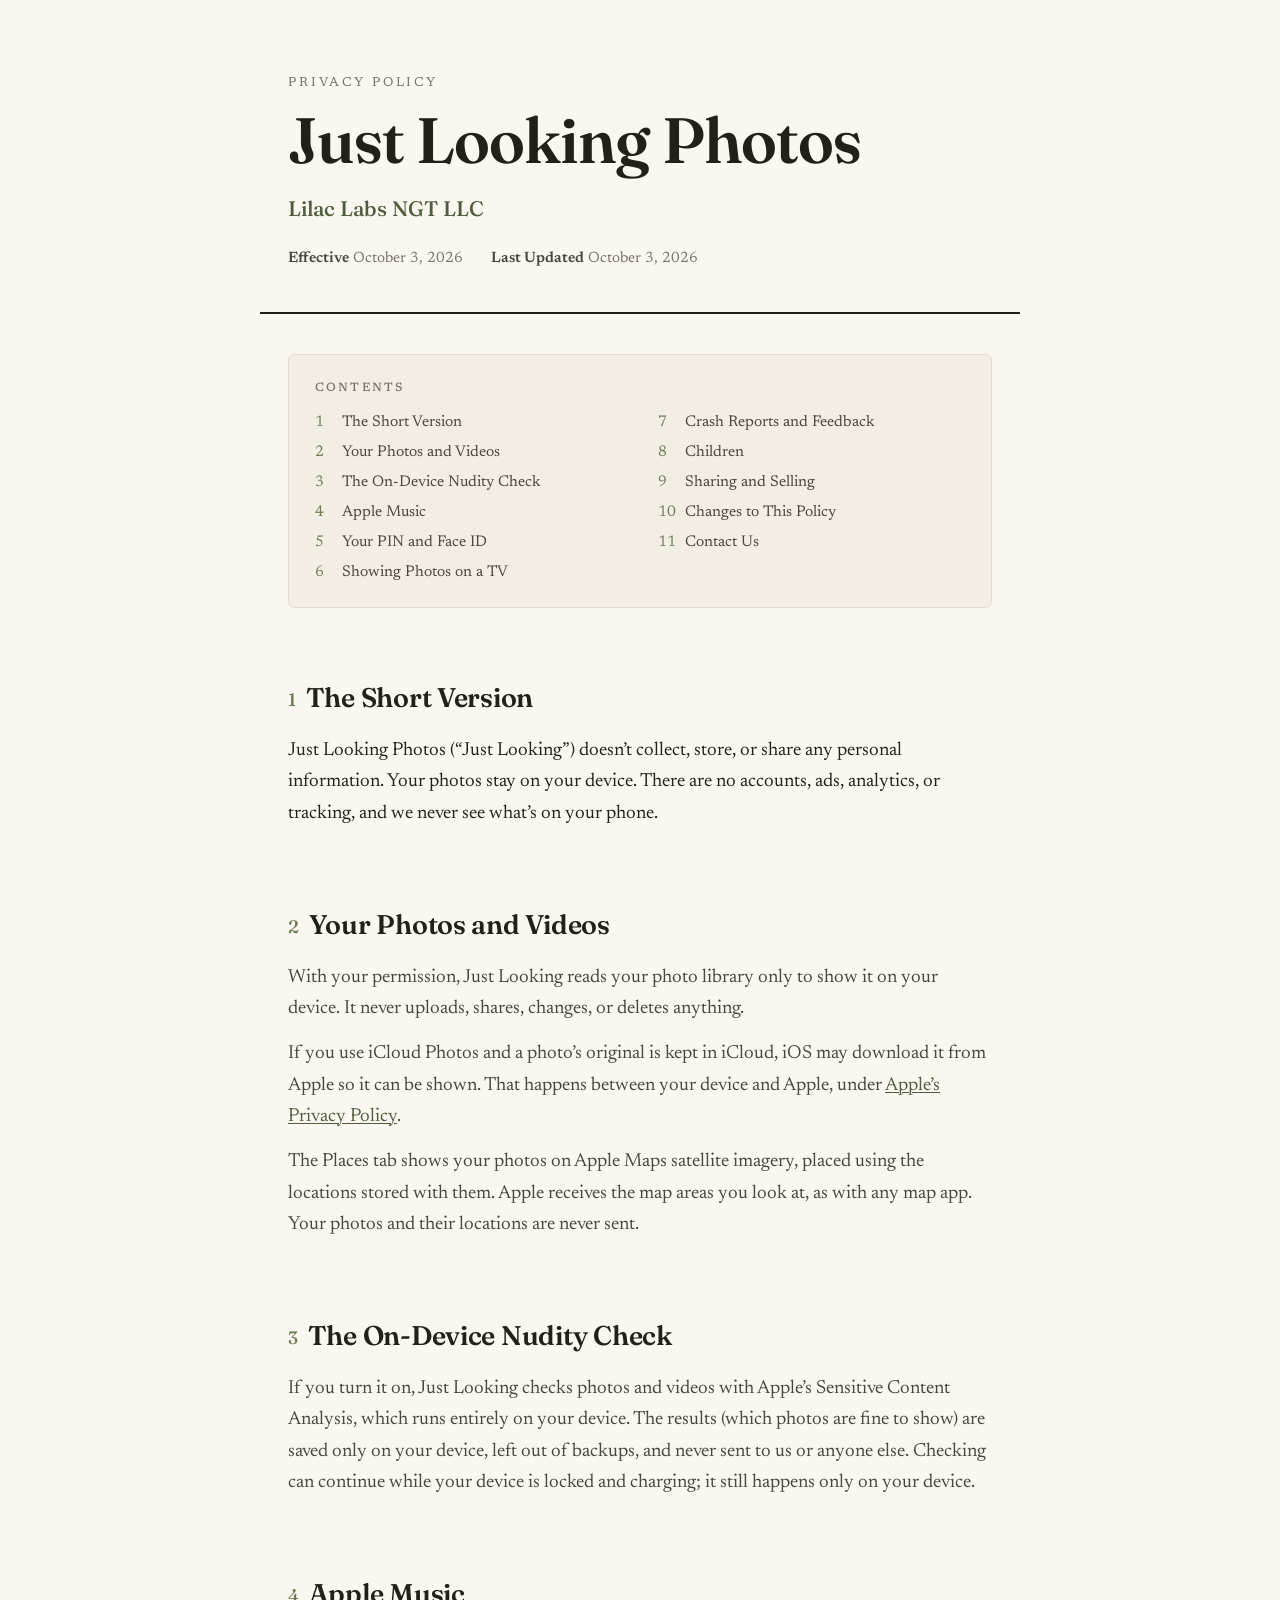
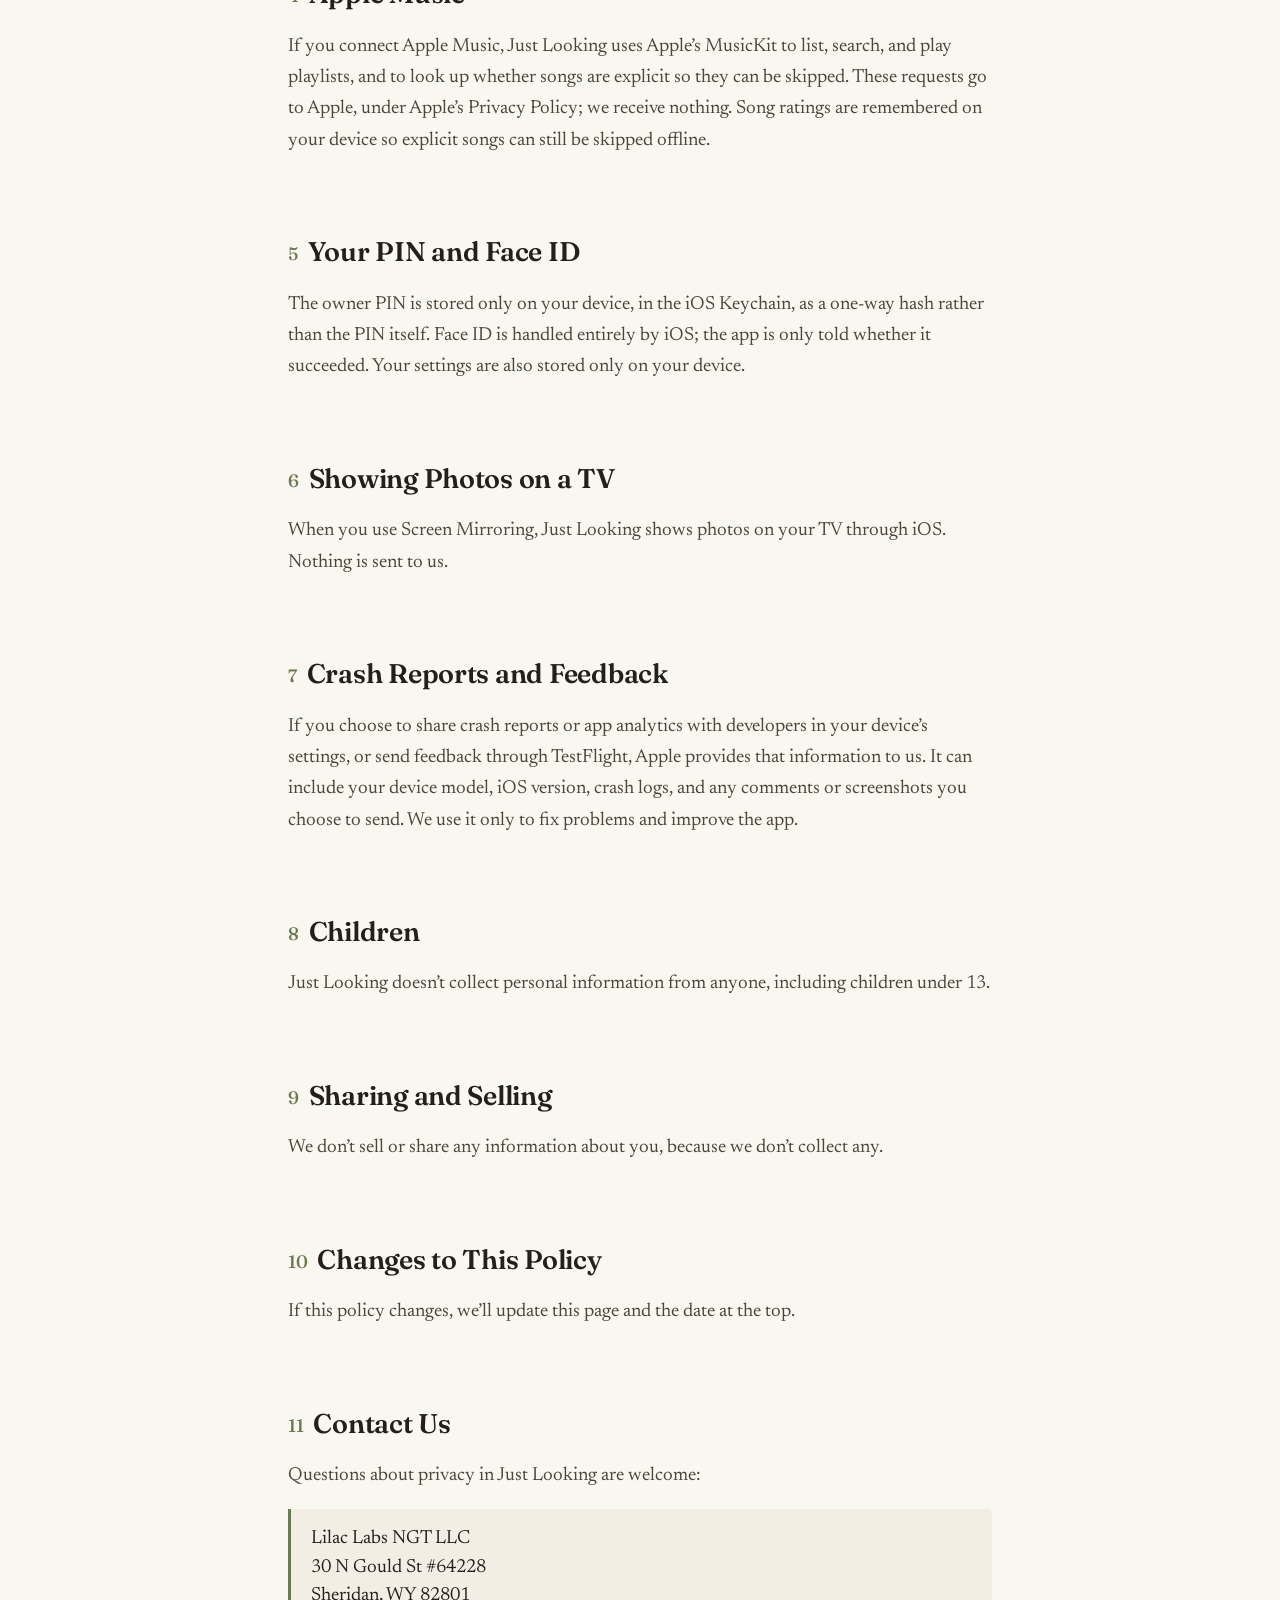
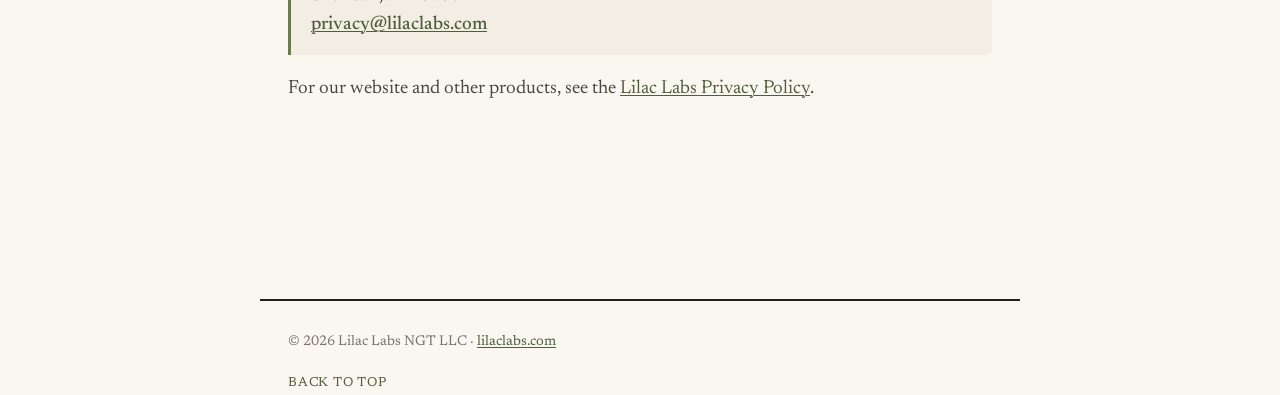
<file: just-looking-privacy.html>
<!DOCTYPE html>
<html lang="en">
<head>
<meta charset="UTF-8">
<meta name="viewport" content="width=device-width, initial-scale=1.0">
<title>Just Looking Photos Privacy Policy — Lilac Labs NGT LLC</title>
<meta name="description" content="How the Just Looking Photos iOS app handles your information: it collects none, and your photos never leave your device.">
<link rel="preconnect" href="https://fonts.googleapis.com">
<link rel="preconnect" href="https://fonts.gstatic.com" crossorigin>
<link href="https://fonts.googleapis.com/css2?family=Fraunces:opsz,wght@9..144,400;9..144,500;9..144,600&family=Newsreader:ital,opsz,wght@0,6..72,400;0,6..72,500;1,6..72,400&display=swap" rel="stylesheet">
<style>
  :root{
    --ink:#23201c;
    --ink-soft:#4a453d;
    --muted:#7a7268;
    --paper:#faf7f1;
    --paper-2:#f3eee4;
    --rule:#e3dccd;
    --accent:#6a7b53;
    --accent-deep:#4f5d3d;
    --child:#8a5a3c;
    --child-bg:#f7efe6;
    --child-rule:#e4cdb6;
    --maxw:760px;
  }
  *{box-sizing:border-box;}
  html{scroll-behavior:smooth;}
  body{
    margin:0;
    background:var(--paper);
    color:var(--ink);
    font-family:"Newsreader",Georgia,serif;
    font-size:19px;
    line-height:1.65;
    -webkit-font-smoothing:antialiased;
  }
  a{color:var(--accent-deep);text-decoration:underline;text-underline-offset:2px;text-decoration-thickness:1px;}
  a:hover{color:var(--child);}

  .wrap{
    max-width:var(--maxw);
    margin:0 auto;
    padding:0 28px 120px;
  }

  /* Masthead */
  header.mast{
    max-width:var(--maxw);
    margin:0 auto;
    padding:72px 28px 40px;
    border-bottom:2px solid var(--ink);
  }
  .eyebrow{
    font-family:"Newsreader",serif;
    text-transform:uppercase;
    letter-spacing:.22em;
    font-size:13px;
    color:var(--muted);
    margin:0 0 14px;
  }
  h1.title{
    font-family:"Fraunces",serif;
    font-weight:600;
    font-size:clamp(40px,7vw,64px);
    line-height:1.02;
    letter-spacing:-.015em;
    margin:0 0 18px;
    color:var(--ink);
  }
  .org{
    font-family:"Fraunces",serif;
    font-size:21px;
    color:var(--accent-deep);
    font-weight:500;
    margin:0 0 22px;
  }
  .dates{
    display:flex;
    gap:28px;
    flex-wrap:wrap;
    font-size:15px;
    color:var(--muted);
  }
  .dates b{color:var(--ink-soft);font-weight:600;}

  /* TOC */
  nav.toc{
    margin:40px 0 8px;
    padding:24px 26px;
    background:var(--paper-2);
    border:1px solid var(--rule);
    border-radius:6px;
  }
  nav.toc h2{
    font-family:"Newsreader",serif;
    text-transform:uppercase;
    letter-spacing:.18em;
    font-size:12px;
    color:var(--muted);
    margin:0 0 14px;
    font-weight:500;
  }
  nav.toc ol{
    margin:0;padding:0;list-style:none;
    columns:2;
    column-gap:36px;
    font-size:15.5px;
  }
  nav.toc li{
    margin:0 0 9px;
    break-inside:avoid;
    line-height:1.35;
  }
  nav.toc a{
    text-decoration:none;
    color:var(--ink-soft);
    display:flex;
    gap:9px;
  }
  nav.toc a:hover{color:var(--child);}
  nav.toc .num{color:var(--accent);font-variant-numeric:tabular-nums;min-width:18px;}

  /* Sections */
  section{padding-top:14px;}
  h2.sec{
    font-family:"Fraunces",serif;
    font-weight:600;
    font-size:27px;
    letter-spacing:-.01em;
    margin:46px 0 4px;
    color:var(--ink);
    scroll-margin-top:24px;
  }
  h2.sec .n{
    color:var(--accent);
    font-size:18px;
    font-weight:500;
    margin-right:10px;
    vertical-align:1px;
  }
  h3.sub{
    font-family:"Fraunces",serif;
    font-weight:500;
    font-size:19px;
    margin:26px 0 2px;
    color:var(--accent-deep);
  }
  p{margin:14px 0;color:var(--ink-soft);}
  p.lead{color:var(--ink);}
  strong{color:var(--ink);font-weight:600;}

  ul.items{margin:14px 0;padding:0;list-style:none;}
  ul.items li{
    position:relative;
    padding:0 0 0 26px;
    margin:0 0 13px;
    color:var(--ink-soft);
  }
  ul.items li::before{
    content:"";
    position:absolute;
    left:4px;top:13px;
    width:7px;height:7px;
    background:var(--accent);
    border-radius:50%;
  }
  ul.items li b{color:var(--ink);font-weight:600;}

  .addr{
    font-family:"Newsreader",serif;
    background:var(--paper-2);
    border-left:3px solid var(--accent);
    padding:16px 20px;
    margin:18px 0;
    border-radius:0 5px 5px 0;
    line-height:1.5;
    color:var(--ink);
  }
  .addr a{font-weight:500;}

  /* Children's COPPA section — set apart */
  section.coppa{
    margin-top:50px;
    background:var(--child-bg);
    border:1px solid var(--child-rule);
    border-radius:8px;
    padding:6px 30px 28px;
  }
  section.coppa h2.sec{color:var(--child);}
  section.coppa h2.sec .n{color:var(--child);}
  section.coppa ul.items li::before{background:var(--child);}
  section.coppa .tag{
    display:inline-block;
    margin-top:26px;
    font-family:"Newsreader",serif;
    text-transform:uppercase;
    letter-spacing:.16em;
    font-size:11px;
    color:#fff;
    background:var(--child);
    padding:5px 11px;
    border-radius:3px;
  }

  hr.div{border:none;border-top:1px solid var(--rule);margin:8px 0;}

  footer.foot{
    max-width:var(--maxw);
    margin:60px auto 0;
    padding:30px 28px 0;
    border-top:2px solid var(--ink);
    font-size:14px;
    color:var(--muted);
  }
  .totop{
    display:inline-block;
    margin-top:18px;
    font-size:13px;
    letter-spacing:.06em;
    text-transform:uppercase;
    text-decoration:none;
    color:var(--accent-deep);
  }

  @media (max-width:620px){
    body{font-size:18px;}
    nav.toc ol{columns:1;}
    header.mast{padding-top:48px;}
  }
</style>
</head>
<body>
<header class="mast">
  <p class="eyebrow">Privacy Policy</p>
  <h1 class="title">Just Looking Photos</h1>
  <p class="org">Lilac Labs NGT LLC</p>
  <div class="dates">
    <span><b>Effective</b> October 3, 2026</span>
    <span><b>Last Updated</b> October 3, 2026</span>
  </div>
</header>
<main class="wrap">
  <nav class="toc" aria-label="Contents">
    <h2>Contents</h2>
    <ol>
      <li><a href="#summary"><span class="num">1</span><span>The Short Version</span></a></li>
      <li><a href="#photos"><span class="num">2</span><span>Your Photos and Videos</span></a></li>
      <li><a href="#checking"><span class="num">3</span><span>The On-Device Nudity Check</span></a></li>
      <li><a href="#music"><span class="num">4</span><span>Apple Music</span></a></li>
      <li><a href="#lock"><span class="num">5</span><span>Your PIN and Face ID</span></a></li>
      <li><a href="#tv"><span class="num">6</span><span>Showing Photos on a TV</span></a></li>
      <li><a href="#feedback"><span class="num">7</span><span>Crash Reports and Feedback</span></a></li>
      <li><a href="#children"><span class="num">8</span><span>Children</span></a></li>
      <li><a href="#sharing"><span class="num">9</span><span>Sharing and Selling</span></a></li>
      <li><a href="#changes"><span class="num">10</span><span>Changes to This Policy</span></a></li>
      <li><a href="#contact"><span class="num">11</span><span>Contact Us</span></a></li>
    </ol>
  </nav>
<section id="summary">
  <h2 class="sec"><span class="n">1</span>The Short Version</h2>
<p class="lead">Just Looking Photos (&ldquo;Just Looking&rdquo;) doesn&rsquo;t collect, store, or share any personal information. Your photos stay on your device. There are no accounts, ads, analytics, or tracking, and we never see what&rsquo;s on your phone.</p>
</section>
<section id="photos">
  <h2 class="sec"><span class="n">2</span>Your Photos and Videos</h2>
<p>With your permission, Just Looking reads your photo library only to show it on your device. It never uploads, shares, changes, or deletes anything.</p>
<p>If you use iCloud Photos and a photo&rsquo;s original is kept in iCloud, iOS may download it from Apple so it can be shown. That happens between your device and Apple, under <a href="https://www.apple.com/legal/privacy/">Apple&rsquo;s Privacy Policy</a>.</p>
<p>The Places tab shows your photos on Apple Maps satellite imagery, placed using the locations stored with them. Apple receives the map areas you look at, as with any map app. Your photos and their locations are never sent.</p>
</section>
<section id="checking">
  <h2 class="sec"><span class="n">3</span>The On-Device Nudity Check</h2>
<p>If you turn it on, Just Looking checks photos and videos with Apple&rsquo;s Sensitive Content Analysis, which runs entirely on your device. The results (which photos are fine to show) are saved only on your device, left out of backups, and never sent to us or anyone else. Checking can continue while your device is locked and charging; it still happens only on your device.</p>
</section>
<section id="music">
  <h2 class="sec"><span class="n">4</span>Apple Music</h2>
<p>If you connect Apple Music, Just Looking uses Apple&rsquo;s MusicKit to list, search, and play playlists, and to look up whether songs are explicit so they can be skipped. These requests go to Apple, under Apple&rsquo;s Privacy Policy; we receive nothing. Song ratings are remembered on your device so explicit songs can still be skipped offline.</p>
</section>
<section id="lock">
  <h2 class="sec"><span class="n">5</span>Your PIN and Face ID</h2>
<p>The owner PIN is stored only on your device, in the iOS Keychain, as a one-way hash rather than the PIN itself. Face ID is handled entirely by iOS; the app is only told whether it succeeded. Your settings are also stored only on your device.</p>
</section>
<section id="tv">
  <h2 class="sec"><span class="n">6</span>Showing Photos on a TV</h2>
<p>When you use Screen Mirroring, Just Looking shows photos on your TV through iOS. Nothing is sent to us.</p>
</section>
<section id="feedback">
  <h2 class="sec"><span class="n">7</span>Crash Reports and Feedback</h2>
<p>If you choose to share crash reports or app analytics with developers in your device&rsquo;s settings, or send feedback through TestFlight, Apple provides that information to us. It can include your device model, iOS version, crash logs, and any comments or screenshots you choose to send. We use it only to fix problems and improve the app.</p>
</section>
<section id="children">
  <h2 class="sec"><span class="n">8</span>Children</h2>
<p>Just Looking doesn&rsquo;t collect personal information from anyone, including children under 13.</p>
</section>
<section id="sharing">
  <h2 class="sec"><span class="n">9</span>Sharing and Selling</h2>
<p>We don&rsquo;t sell or share any information about you, because we don&rsquo;t collect any.</p>
</section>
<section id="changes">
  <h2 class="sec"><span class="n">10</span>Changes to This Policy</h2>
<p>If this policy changes, we&rsquo;ll update this page and the date at the top.</p>
</section>
<section id="contact">
  <h2 class="sec"><span class="n">11</span>Contact Us</h2>
<p>Questions about privacy in Just Looking are welcome:</p>
<div class="addr">
Lilac Labs NGT LLC<br>
30 N Gould St #64228<br>
Sheridan, WY 82801<br>
<a href="mailto:privacy@lilaclabs.com">privacy@lilaclabs.com</a>
</div>
<p>For our website and other products, see the <a href="privacy-policy.html">Lilac Labs Privacy Policy</a>.</p>
</section>
</main>
<footer class="foot">
  &copy; 2026 Lilac Labs NGT LLC &middot; <a href="index.html">lilaclabs.com</a>
  <br><a class="totop" href="#">Back to top</a>
</footer>
</body>
</html>
</file>
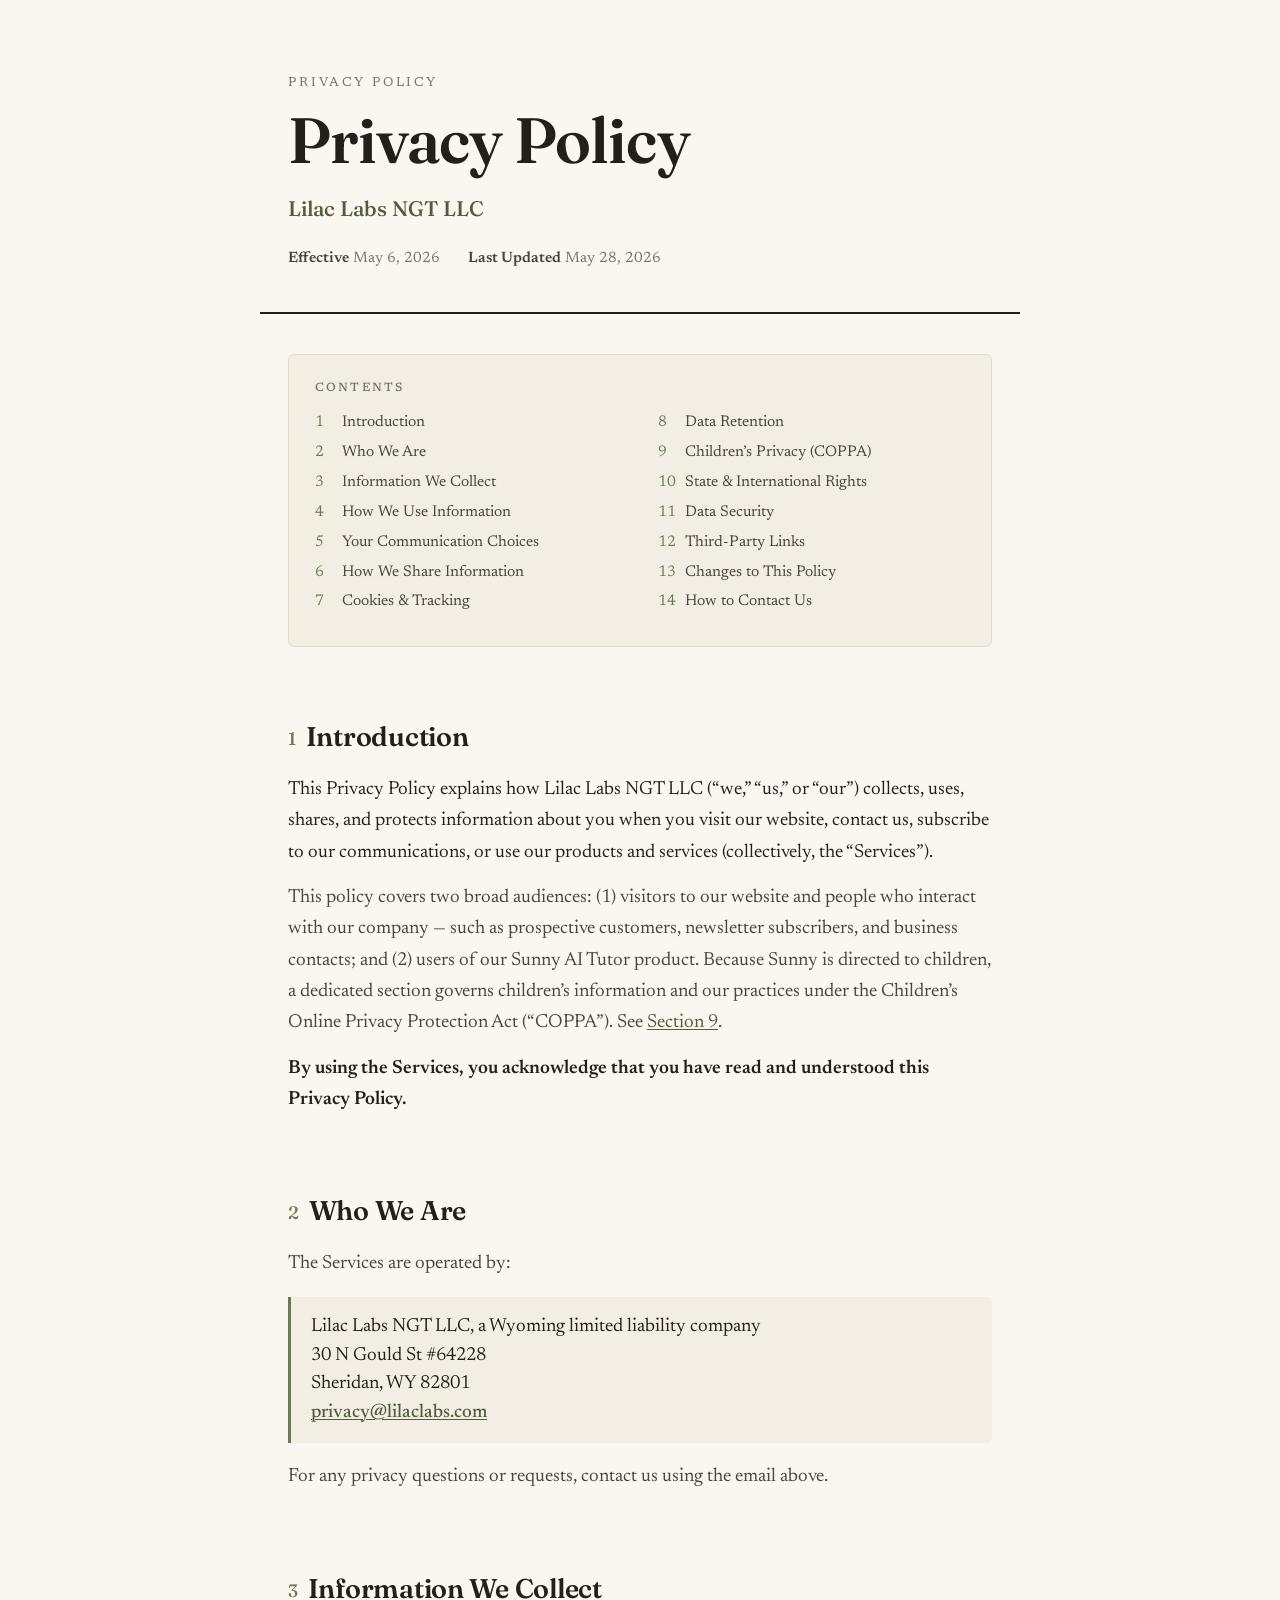
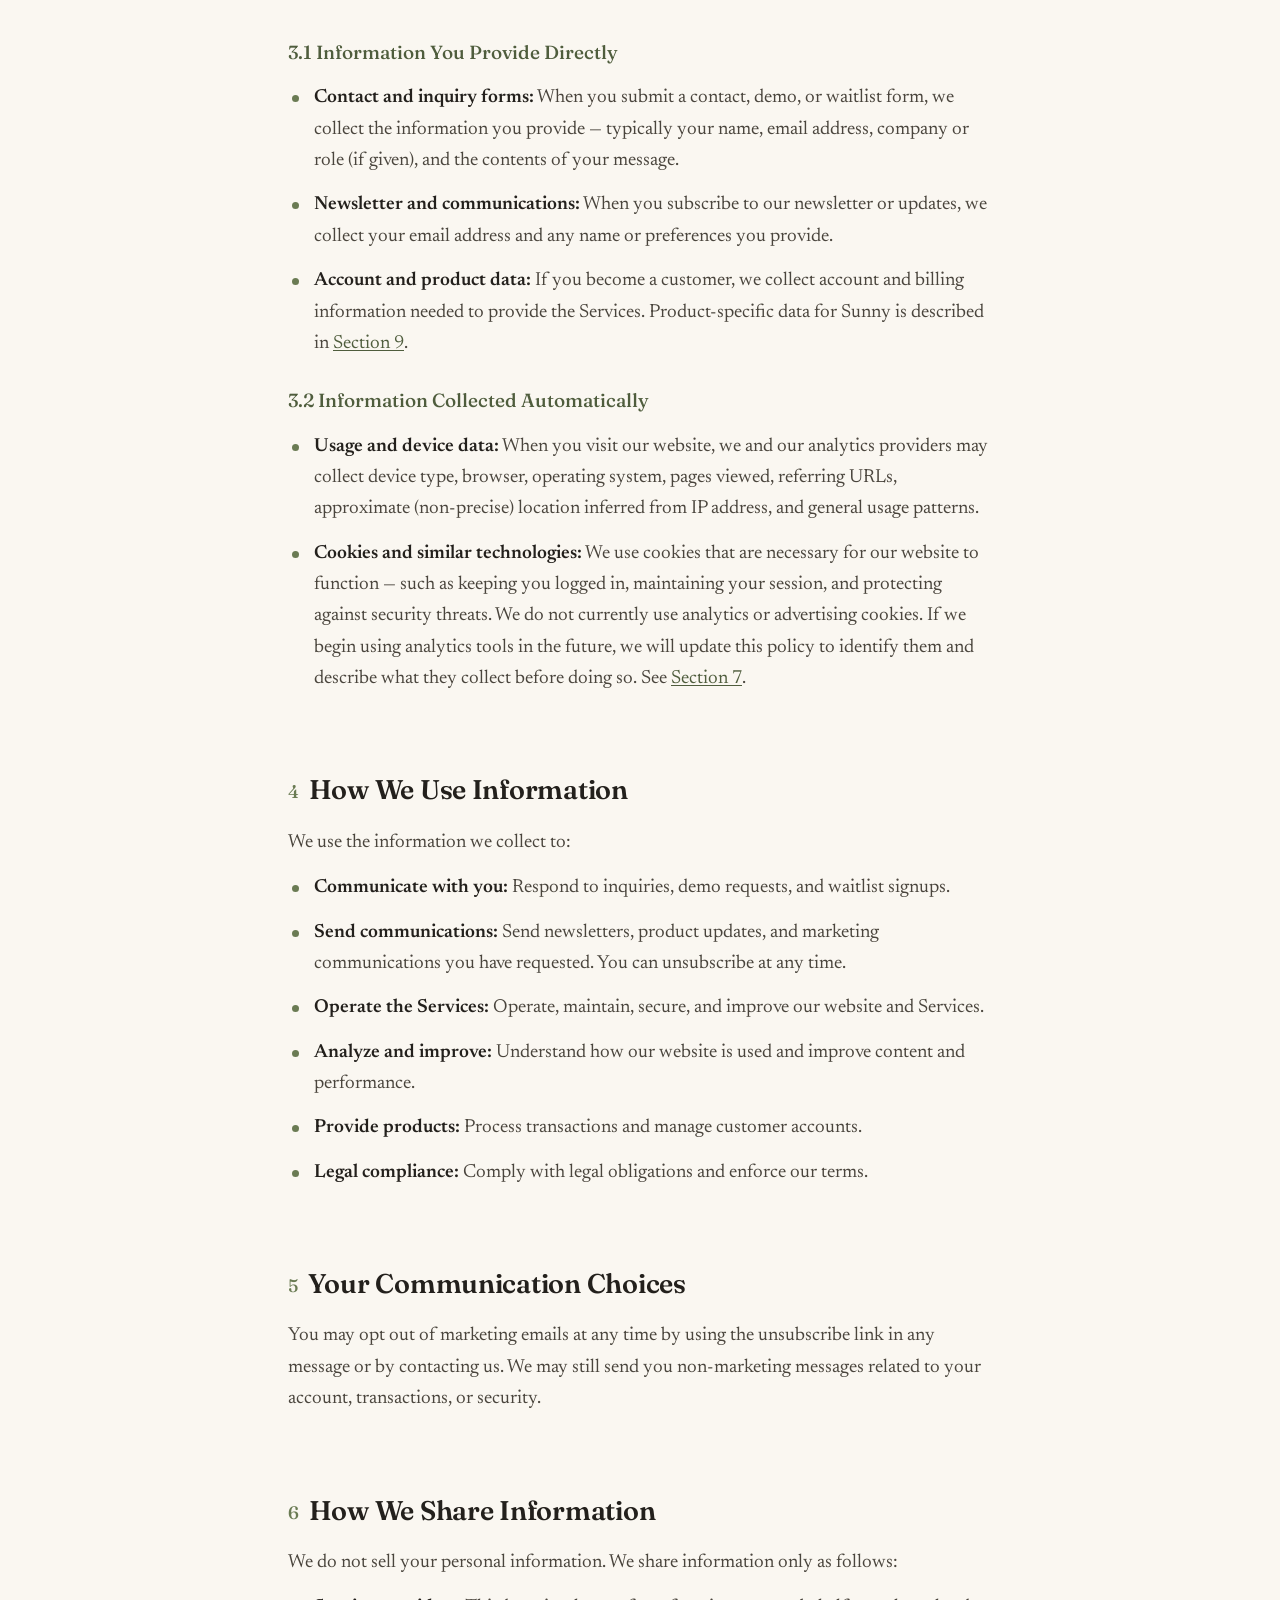
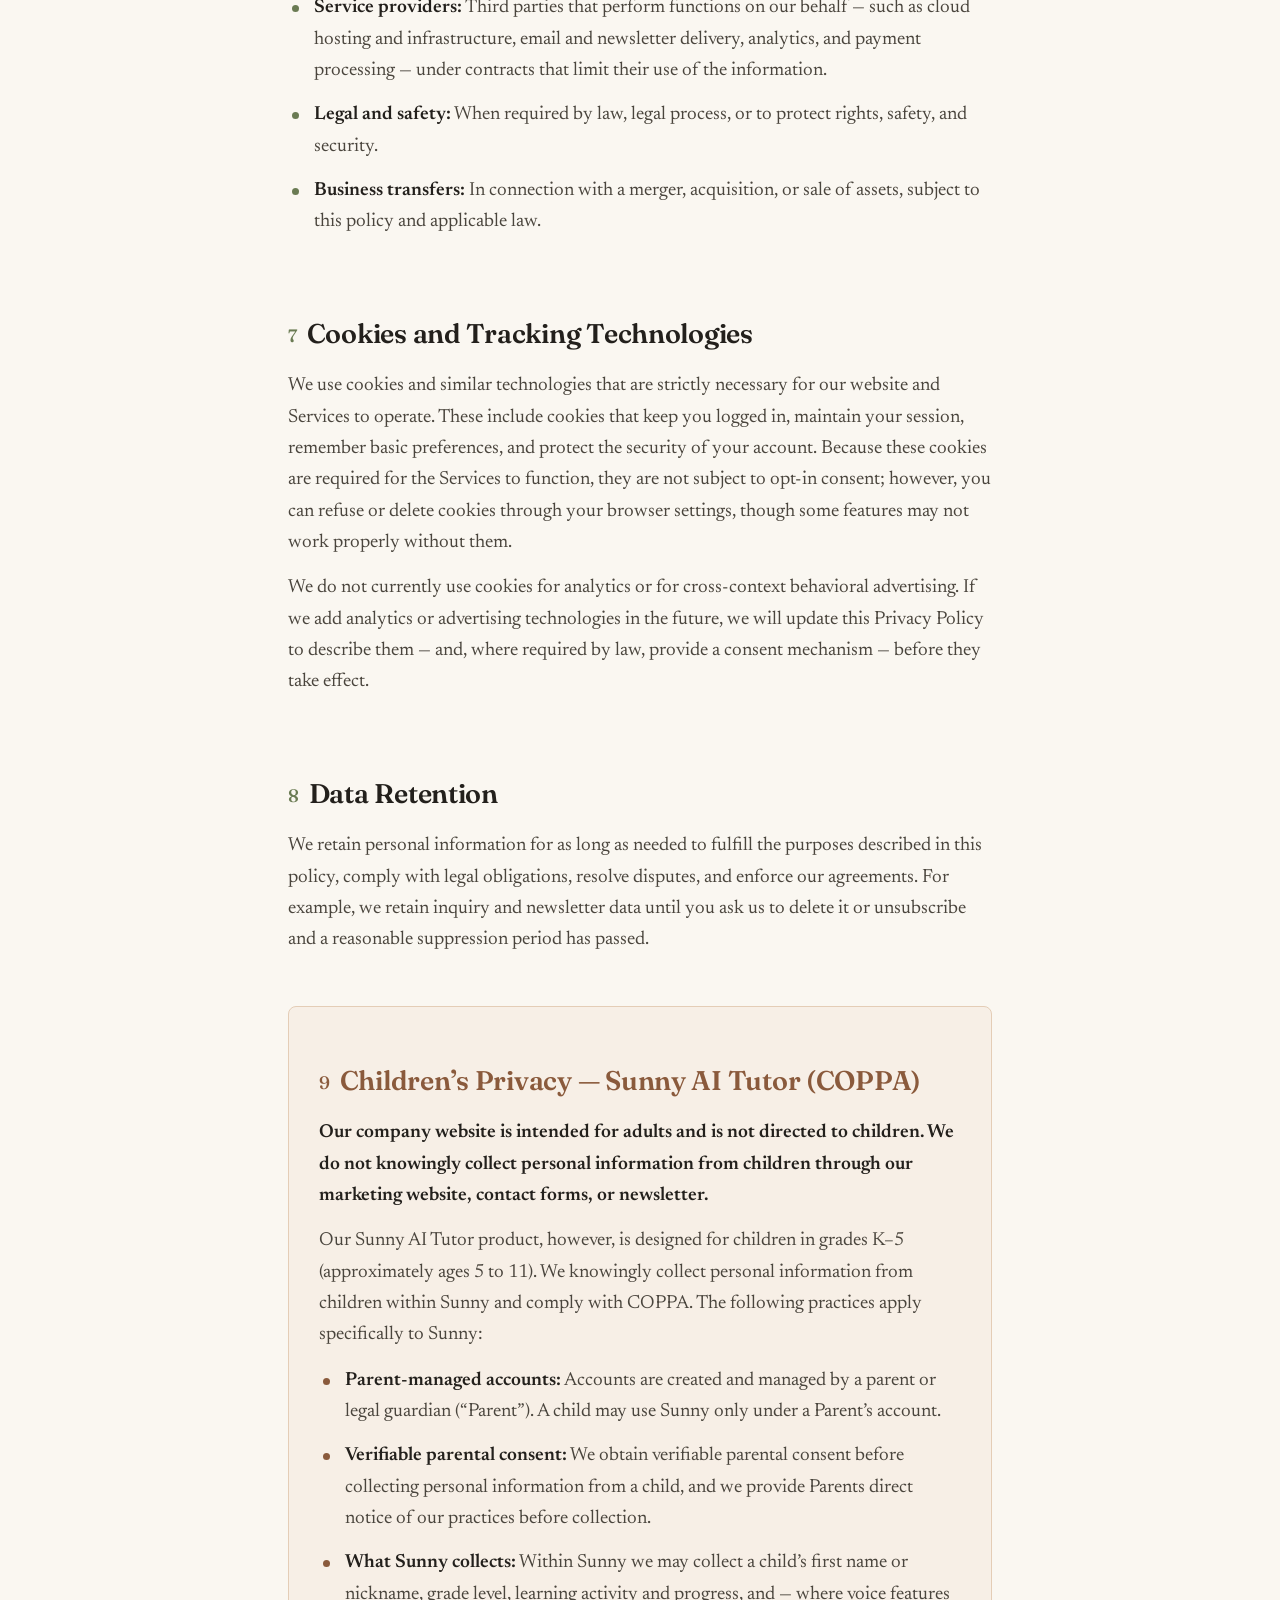
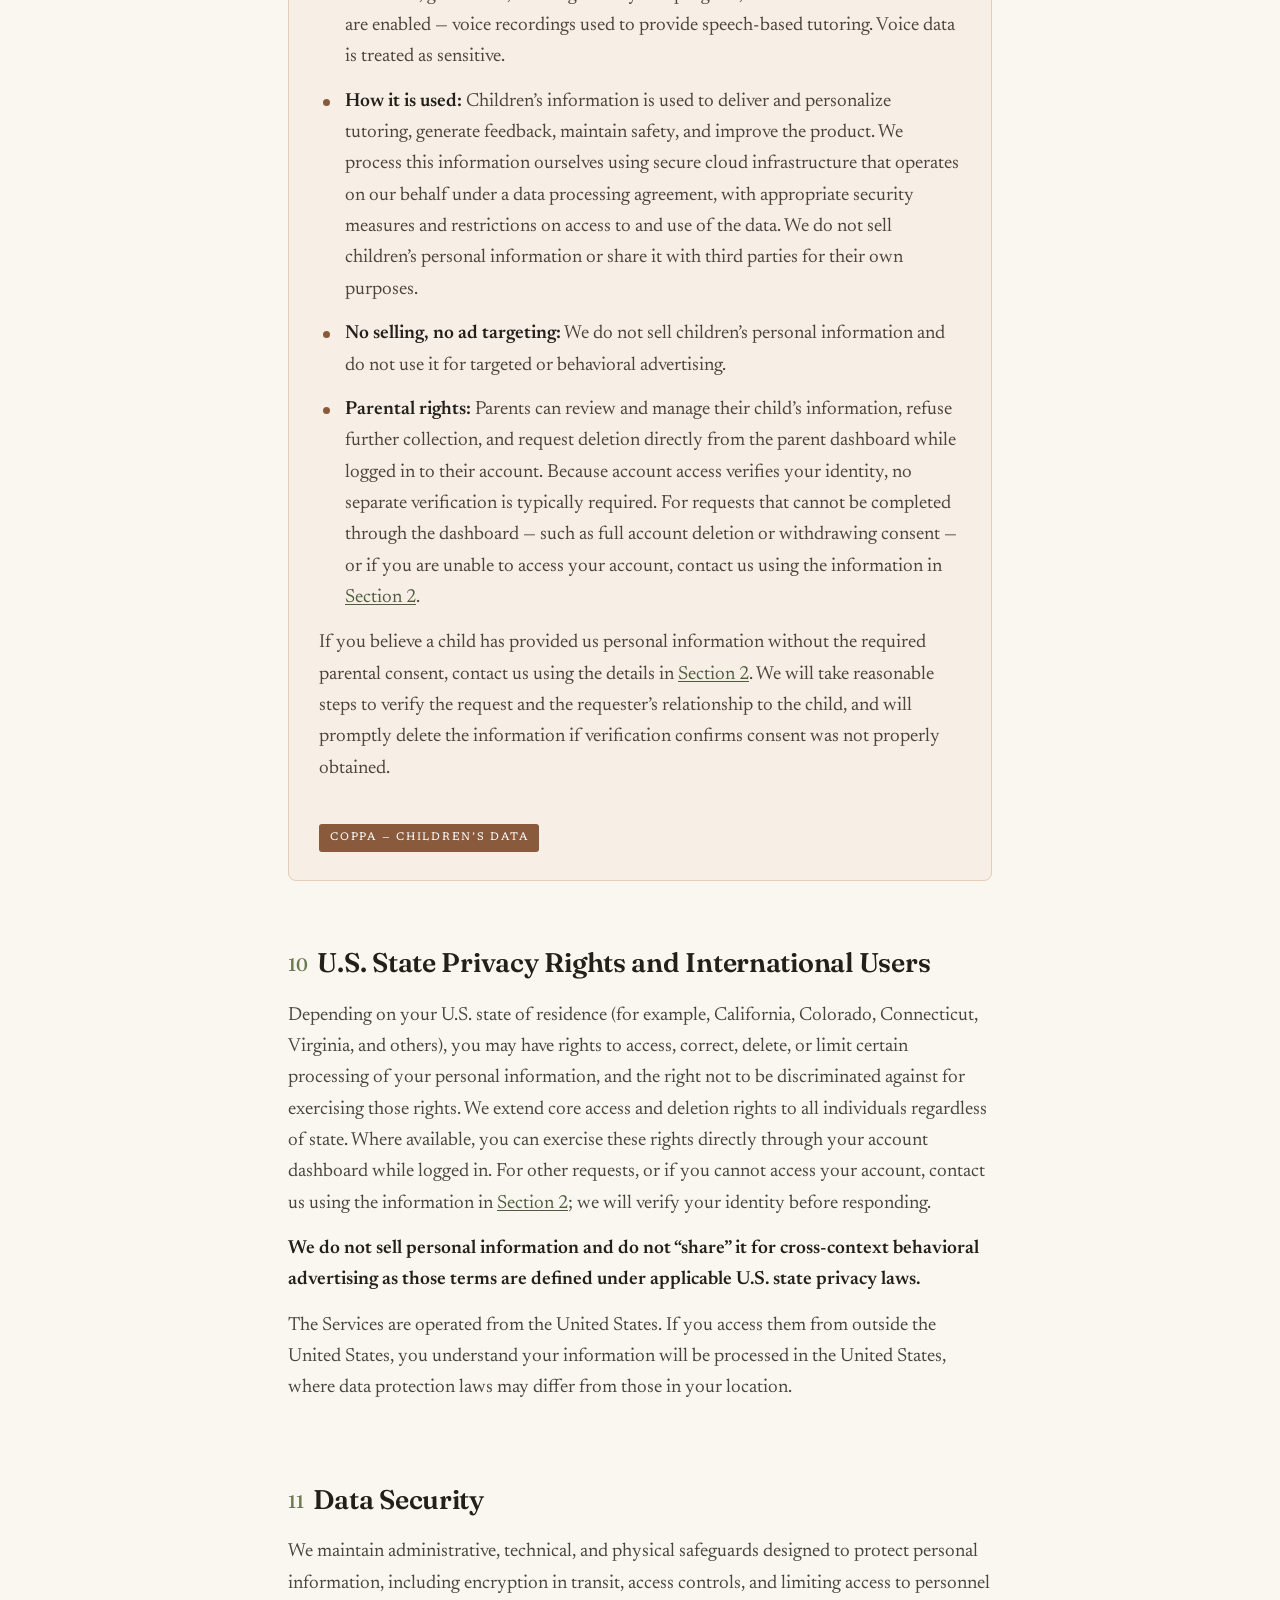
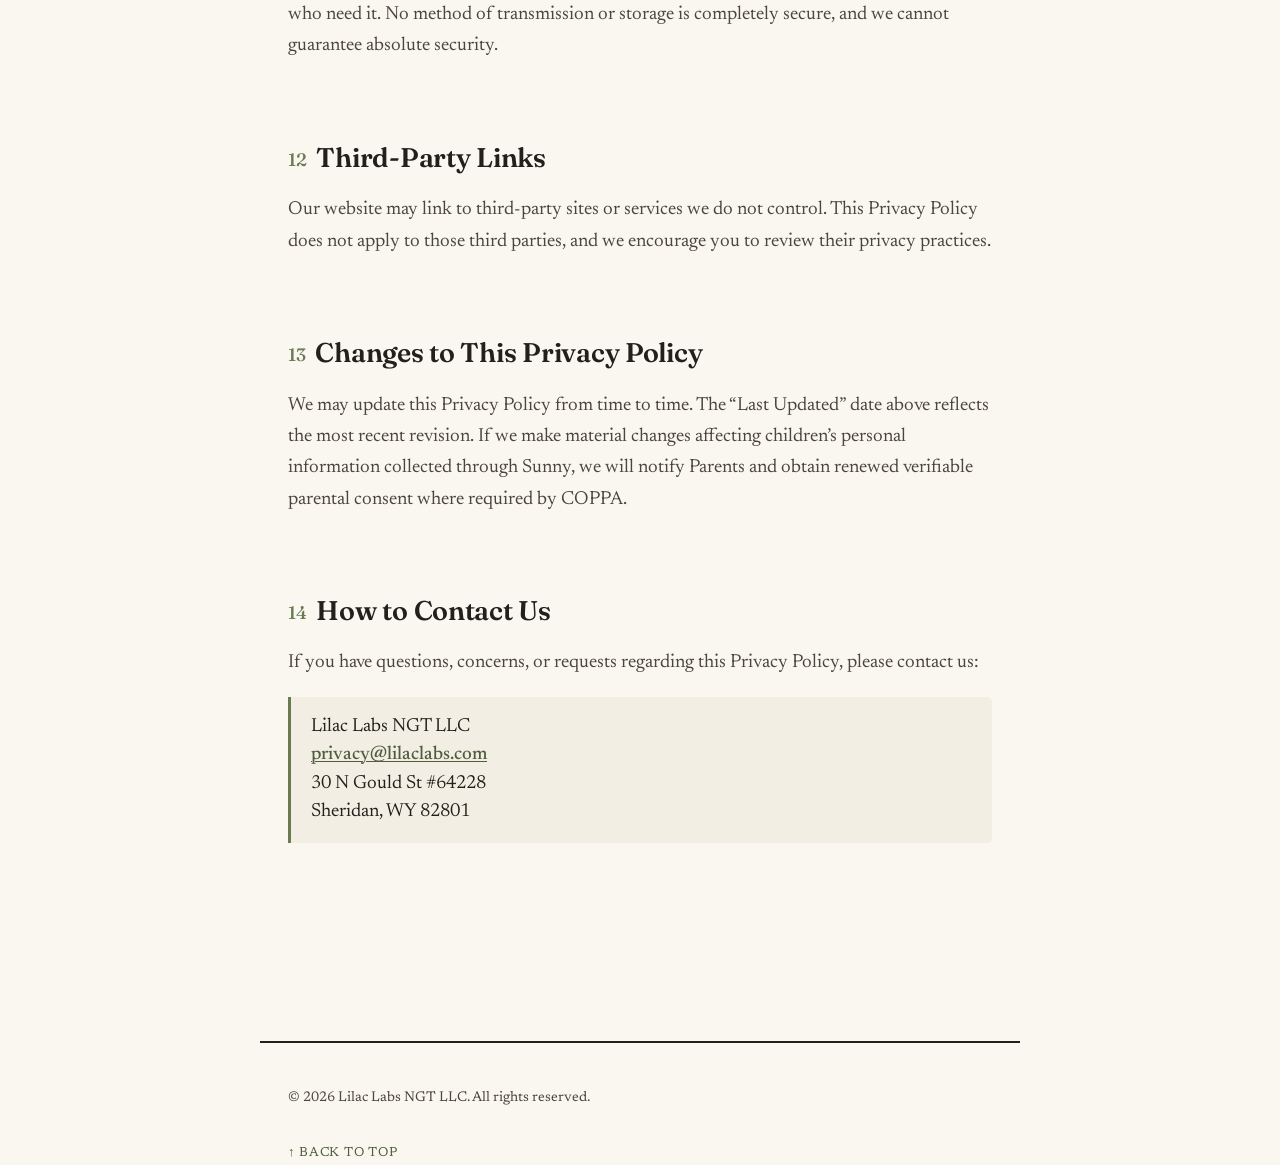
<file: privacy-policy.html>
<!DOCTYPE html>
<html lang="en">
<head>
<meta charset="UTF-8">
<meta name="viewport" content="width=device-width, initial-scale=1.0">
<title>Privacy Policy — Lilac Labs NGT LLC</title>
<link rel="preconnect" href="https://fonts.googleapis.com">
<link rel="preconnect" href="https://fonts.gstatic.com" crossorigin>
<link href="https://fonts.googleapis.com/css2?family=Fraunces:opsz,wght@9..144,400;9..144,500;9..144,600&family=Newsreader:ital,opsz,wght@0,6..72,400;0,6..72,500;1,6..72,400&display=swap" rel="stylesheet">
<style>
  :root{
    --ink:#23201c;
    --ink-soft:#4a453d;
    --muted:#7a7268;
    --paper:#faf7f1;
    --paper-2:#f3eee4;
    --rule:#e3dccd;
    --accent:#6a7b53;
    --accent-deep:#4f5d3d;
    --child:#8a5a3c;
    --child-bg:#f7efe6;
    --child-rule:#e4cdb6;
    --maxw:760px;
  }
  *{box-sizing:border-box;}
  html{scroll-behavior:smooth;}
  body{
    margin:0;
    background:var(--paper);
    color:var(--ink);
    font-family:"Newsreader",Georgia,serif;
    font-size:19px;
    line-height:1.65;
    -webkit-font-smoothing:antialiased;
  }
  a{color:var(--accent-deep);text-decoration:underline;text-underline-offset:2px;text-decoration-thickness:1px;}
  a:hover{color:var(--child);}

  .wrap{
    max-width:var(--maxw);
    margin:0 auto;
    padding:0 28px 120px;
  }

  /* Masthead */
  header.mast{
    max-width:var(--maxw);
    margin:0 auto;
    padding:72px 28px 40px;
    border-bottom:2px solid var(--ink);
  }
  .eyebrow{
    font-family:"Newsreader",serif;
    text-transform:uppercase;
    letter-spacing:.22em;
    font-size:13px;
    color:var(--muted);
    margin:0 0 14px;
  }
  h1.title{
    font-family:"Fraunces",serif;
    font-weight:600;
    font-size:clamp(40px,7vw,64px);
    line-height:1.02;
    letter-spacing:-.015em;
    margin:0 0 18px;
    color:var(--ink);
  }
  .org{
    font-family:"Fraunces",serif;
    font-size:21px;
    color:var(--accent-deep);
    font-weight:500;
    margin:0 0 22px;
  }
  .dates{
    display:flex;
    gap:28px;
    flex-wrap:wrap;
    font-size:15px;
    color:var(--muted);
  }
  .dates b{color:var(--ink-soft);font-weight:600;}

  /* TOC */
  nav.toc{
    margin:40px 0 8px;
    padding:24px 26px;
    background:var(--paper-2);
    border:1px solid var(--rule);
    border-radius:6px;
  }
  nav.toc h2{
    font-family:"Newsreader",serif;
    text-transform:uppercase;
    letter-spacing:.18em;
    font-size:12px;
    color:var(--muted);
    margin:0 0 14px;
    font-weight:500;
  }
  nav.toc ol{
    margin:0;padding:0;list-style:none;
    columns:2;
    column-gap:36px;
    font-size:15.5px;
  }
  nav.toc li{
    margin:0 0 9px;
    break-inside:avoid;
    line-height:1.35;
  }
  nav.toc a{
    text-decoration:none;
    color:var(--ink-soft);
    display:flex;
    gap:9px;
  }
  nav.toc a:hover{color:var(--child);}
  nav.toc .num{color:var(--accent);font-variant-numeric:tabular-nums;min-width:18px;}

  /* Sections */
  section{padding-top:14px;}
  h2.sec{
    font-family:"Fraunces",serif;
    font-weight:600;
    font-size:27px;
    letter-spacing:-.01em;
    margin:46px 0 4px;
    color:var(--ink);
    scroll-margin-top:24px;
  }
  h2.sec .n{
    color:var(--accent);
    font-size:18px;
    font-weight:500;
    margin-right:10px;
    vertical-align:1px;
  }
  h3.sub{
    font-family:"Fraunces",serif;
    font-weight:500;
    font-size:19px;
    margin:26px 0 2px;
    color:var(--accent-deep);
  }
  p{margin:14px 0;color:var(--ink-soft);}
  p.lead{color:var(--ink);}
  strong{color:var(--ink);font-weight:600;}

  ul.items{margin:14px 0;padding:0;list-style:none;}
  ul.items li{
    position:relative;
    padding:0 0 0 26px;
    margin:0 0 13px;
    color:var(--ink-soft);
  }
  ul.items li::before{
    content:"";
    position:absolute;
    left:4px;top:13px;
    width:7px;height:7px;
    background:var(--accent);
    border-radius:50%;
  }
  ul.items li b{color:var(--ink);font-weight:600;}

  .addr{
    font-family:"Newsreader",serif;
    background:var(--paper-2);
    border-left:3px solid var(--accent);
    padding:16px 20px;
    margin:18px 0;
    border-radius:0 5px 5px 0;
    line-height:1.5;
    color:var(--ink);
  }
  .addr a{font-weight:500;}

  /* Children's COPPA section — set apart */
  section.coppa{
    margin-top:50px;
    background:var(--child-bg);
    border:1px solid var(--child-rule);
    border-radius:8px;
    padding:6px 30px 28px;
  }
  section.coppa h2.sec{color:var(--child);}
  section.coppa h2.sec .n{color:var(--child);}
  section.coppa ul.items li::before{background:var(--child);}
  section.coppa .tag{
    display:inline-block;
    margin-top:26px;
    font-family:"Newsreader",serif;
    text-transform:uppercase;
    letter-spacing:.16em;
    font-size:11px;
    color:#fff;
    background:var(--child);
    padding:5px 11px;
    border-radius:3px;
  }

  hr.div{border:none;border-top:1px solid var(--rule);margin:8px 0;}

  footer.foot{
    max-width:var(--maxw);
    margin:60px auto 0;
    padding:30px 28px 0;
    border-top:2px solid var(--ink);
    font-size:14px;
    color:var(--muted);
  }
  .totop{
    display:inline-block;
    margin-top:18px;
    font-size:13px;
    letter-spacing:.06em;
    text-transform:uppercase;
    text-decoration:none;
    color:var(--accent-deep);
  }

  @media (max-width:620px){
    body{font-size:18px;}
    nav.toc ol{columns:1;}
    header.mast{padding-top:48px;}
  }
</style>
</head>
<body>

<header class="mast">
  <p class="eyebrow">Privacy Policy</p>
  <h1 class="title">Privacy&nbsp;Policy</h1>
  <p class="org">Lilac Labs NGT LLC</p>
  <div class="dates">
    <span><b>Effective</b> May 6, 2026</span>
    <span><b>Last Updated</b> May 28, 2026</span>
  </div>
</header>

<div class="wrap">

  <nav class="toc" aria-label="Table of contents">
    <h2>Contents</h2>
    <ol>
      <li><a href="#s1"><span class="num">1</span> Introduction</a></li>
      <li><a href="#s2"><span class="num">2</span> Who We Are</a></li>
      <li><a href="#s3"><span class="num">3</span> Information We Collect</a></li>
      <li><a href="#s4"><span class="num">4</span> How We Use Information</a></li>
      <li><a href="#s5"><span class="num">5</span> Your Communication Choices</a></li>
      <li><a href="#s6"><span class="num">6</span> How We Share Information</a></li>
      <li><a href="#s7"><span class="num">7</span> Cookies &amp; Tracking</a></li>
      <li><a href="#s8"><span class="num">8</span> Data Retention</a></li>
      <li><a href="#s9"><span class="num">9</span> Children&rsquo;s Privacy (COPPA)</a></li>
      <li><a href="#s10"><span class="num">10</span> State &amp; International Rights</a></li>
      <li><a href="#s11"><span class="num">11</span> Data Security</a></li>
      <li><a href="#s12"><span class="num">12</span> Third-Party Links</a></li>
      <li><a href="#s13"><span class="num">13</span> Changes to This Policy</a></li>
      <li><a href="#s14"><span class="num">14</span> How to Contact Us</a></li>
    </ol>
  </nav>

  <section id="s1">
    <h2 class="sec"><span class="n">1</span>Introduction</h2>
    <p class="lead">This Privacy Policy explains how Lilac Labs NGT LLC (&ldquo;we,&rdquo; &ldquo;us,&rdquo; or &ldquo;our&rdquo;) collects, uses, shares, and protects information about you when you visit our website, contact us, subscribe to our communications, or use our products and services (collectively, the &ldquo;Services&rdquo;).</p>
    <p>This policy covers two broad audiences: (1) visitors to our website and people who interact with our company &mdash; such as prospective customers, newsletter subscribers, and business contacts; and (2) users of our Sunny AI Tutor product. Because Sunny is directed to children, a dedicated section governs children&rsquo;s information and our practices under the Children&rsquo;s Online Privacy Protection Act (&ldquo;COPPA&rdquo;). See <a href="#s9">Section 9</a>.</p>
    <p><strong>By using the Services, you acknowledge that you have read and understood this Privacy Policy.</strong></p>
  </section>

  <section id="s2">
    <h2 class="sec"><span class="n">2</span>Who We Are</h2>
    <p>The Services are operated by:</p>
    <div class="addr">
      Lilac Labs NGT LLC, a Wyoming limited liability company<br>
      30 N Gould St #64228<br>
      Sheridan, WY 82801<br>
      <a href="mailto:privacy@lilaclabs.com">privacy@lilaclabs.com</a>
    </div>
    <p>For any privacy questions or requests, contact us using the email above.</p>
  </section>

  <section id="s3">
    <h2 class="sec"><span class="n">3</span>Information We Collect</h2>
    <h3 class="sub">3.1 Information You Provide Directly</h3>
    <ul class="items">
      <li><b>Contact and inquiry forms:</b> When you submit a contact, demo, or waitlist form, we collect the information you provide &mdash; typically your name, email address, company or role (if given), and the contents of your message.</li>
      <li><b>Newsletter and communications:</b> When you subscribe to our newsletter or updates, we collect your email address and any name or preferences you provide.</li>
      <li><b>Account and product data:</b> If you become a customer, we collect account and billing information needed to provide the Services. Product-specific data for Sunny is described in <a href="#s9">Section 9</a>.</li>
    </ul>
    <h3 class="sub">3.2 Information Collected Automatically</h3>
    <ul class="items">
      <li><b>Usage and device data:</b> When you visit our website, we and our analytics providers may collect device type, browser, operating system, pages viewed, referring URLs, approximate (non-precise) location inferred from IP address, and general usage patterns.</li>
      <li><b>Cookies and similar technologies:</b> We use cookies that are necessary for our website to function &mdash; such as keeping you logged in, maintaining your session, and protecting against security threats. We do not currently use analytics or advertising cookies. If we begin using analytics tools in the future, we will update this policy to identify them and describe what they collect before doing so. See <a href="#s7">Section 7</a>.</li>
    </ul>
  </section>

  <section id="s4">
    <h2 class="sec"><span class="n">4</span>How We Use Information</h2>
    <p>We use the information we collect to:</p>
    <ul class="items">
      <li><b>Communicate with you:</b> Respond to inquiries, demo requests, and waitlist signups.</li>
      <li><b>Send communications:</b> Send newsletters, product updates, and marketing communications you have requested. You can unsubscribe at any time.</li>
      <li><b>Operate the Services:</b> Operate, maintain, secure, and improve our website and Services.</li>
      <li><b>Analyze and improve:</b> Understand how our website is used and improve content and performance.</li>
      <li><b>Provide products:</b> Process transactions and manage customer accounts.</li>
      <li><b>Legal compliance:</b> Comply with legal obligations and enforce our terms.</li>
    </ul>
  </section>

  <section id="s5">
    <h2 class="sec"><span class="n">5</span>Your Communication Choices</h2>
    <p>You may opt out of marketing emails at any time by using the unsubscribe link in any message or by contacting us. We may still send you non-marketing messages related to your account, transactions, or security.</p>
  </section>

  <section id="s6">
    <h2 class="sec"><span class="n">6</span>How We Share Information</h2>
    <p>We do not sell your personal information. We share information only as follows:</p>
    <ul class="items">
      <li><b>Service providers:</b> Third parties that perform functions on our behalf &mdash; such as cloud hosting and infrastructure, email and newsletter delivery, analytics, and payment processing &mdash; under contracts that limit their use of the information.</li>
      <li><b>Legal and safety:</b> When required by law, legal process, or to protect rights, safety, and security.</li>
      <li><b>Business transfers:</b> In connection with a merger, acquisition, or sale of assets, subject to this policy and applicable law.</li>
    </ul>
  </section>

  <section id="s7">
    <h2 class="sec"><span class="n">7</span>Cookies and Tracking Technologies</h2>
    <p>We use cookies and similar technologies that are strictly necessary for our website and Services to operate. These include cookies that keep you logged in, maintain your session, remember basic preferences, and protect the security of your account. Because these cookies are required for the Services to function, they are not subject to opt-in consent; however, you can refuse or delete cookies through your browser settings, though some features may not work properly without them.</p>
    <p>We do not currently use cookies for analytics or for cross-context behavioral advertising. If we add analytics or advertising technologies in the future, we will update this Privacy Policy to describe them &mdash; and, where required by law, provide a consent mechanism &mdash; before they take effect.</p>
  </section>

  <section id="s8">
    <h2 class="sec"><span class="n">8</span>Data Retention</h2>
    <p>We retain personal information for as long as needed to fulfill the purposes described in this policy, comply with legal obligations, resolve disputes, and enforce our agreements. For example, we retain inquiry and newsletter data until you ask us to delete it or unsubscribe and a reasonable suppression period has passed.</p>
  </section>

  <section id="s9" class="coppa">
    <h2 class="sec"><span class="n">9</span>Children&rsquo;s Privacy &mdash; Sunny AI Tutor (COPPA)</h2>
    <p class="lead"><strong>Our company website is intended for adults and is not directed to children. We do not knowingly collect personal information from children through our marketing website, contact forms, or newsletter.</strong></p>
    <p>Our Sunny AI Tutor product, however, is designed for children in grades K&ndash;5 (approximately ages 5 to 11). We knowingly collect personal information from children within Sunny and comply with COPPA. The following practices apply specifically to Sunny:</p>
    <ul class="items">
      <li><b>Parent-managed accounts:</b> Accounts are created and managed by a parent or legal guardian (&ldquo;Parent&rdquo;). A child may use Sunny only under a Parent&rsquo;s account.</li>
      <li><b>Verifiable parental consent:</b> We obtain verifiable parental consent before collecting personal information from a child, and we provide Parents direct notice of our practices before collection.</li>
      <li><b>What Sunny collects:</b> Within Sunny we may collect a child&rsquo;s first name or nickname, grade level, learning activity and progress, and &mdash; where voice features are enabled &mdash; voice recordings used to provide speech-based tutoring. Voice data is treated as sensitive.</li>
      <li><b>How it is used:</b> Children&rsquo;s information is used to deliver and personalize tutoring, generate feedback, maintain safety, and improve the product. We process this information ourselves using secure cloud infrastructure that operates on our behalf under a data processing agreement, with appropriate security measures and restrictions on access to and use of the data. We do not sell children&rsquo;s personal information or share it with third parties for their own purposes.</li>
      <li><b>No selling, no ad targeting:</b> We do not sell children&rsquo;s personal information and do not use it for targeted or behavioral advertising.</li>
      <li><b>Parental rights:</b> Parents can review and manage their child&rsquo;s information, refuse further collection, and request deletion directly from the parent dashboard while logged in to their account. Because account access verifies your identity, no separate verification is typically required. For requests that cannot be completed through the dashboard &mdash; such as full account deletion or withdrawing consent &mdash; or if you are unable to access your account, contact us using the information in <a href="#s2">Section 2</a>.</li>
    </ul>
    <p>If you believe a child has provided us personal information without the required parental consent, contact us using the details in <a href="#s2">Section 2</a>. We will take reasonable steps to verify the request and the requester&rsquo;s relationship to the child, and will promptly delete the information if verification confirms consent was not properly obtained.</p>
    <span class="tag">COPPA &mdash; Children&rsquo;s Data</span>
  </section>

  <section id="s10">
    <h2 class="sec"><span class="n">10</span>U.S. State Privacy Rights and International Users</h2>
    <p>Depending on your U.S. state of residence (for example, California, Colorado, Connecticut, Virginia, and others), you may have rights to access, correct, delete, or limit certain processing of your personal information, and the right not to be discriminated against for exercising those rights. We extend core access and deletion rights to all individuals regardless of state. Where available, you can exercise these rights directly through your account dashboard while logged in. For other requests, or if you cannot access your account, contact us using the information in <a href="#s2">Section 2</a>; we will verify your identity before responding.</p>
    <p><strong>We do not sell personal information and do not &ldquo;share&rdquo; it for cross-context behavioral advertising as those terms are defined under applicable U.S. state privacy laws.</strong></p>
    <p>The Services are operated from the United States. If you access them from outside the United States, you understand your information will be processed in the United States, where data protection laws may differ from those in your location.</p>
  </section>

  <section id="s11">
    <h2 class="sec"><span class="n">11</span>Data Security</h2>
    <p>We maintain administrative, technical, and physical safeguards designed to protect personal information, including encryption in transit, access controls, and limiting access to personnel who need it. No method of transmission or storage is completely secure, and we cannot guarantee absolute security.</p>
  </section>

  <section id="s12">
    <h2 class="sec"><span class="n">12</span>Third-Party Links</h2>
    <p>Our website may link to third-party sites or services we do not control. This Privacy Policy does not apply to those third parties, and we encourage you to review their privacy practices.</p>
  </section>

  <section id="s13">
    <h2 class="sec"><span class="n">13</span>Changes to This Privacy Policy</h2>
    <p>We may update this Privacy Policy from time to time. The &ldquo;Last Updated&rdquo; date above reflects the most recent revision. If we make material changes affecting children&rsquo;s personal information collected through Sunny, we will notify Parents and obtain renewed verifiable parental consent where required by COPPA.</p>
  </section>

  <section id="s14">
    <h2 class="sec"><span class="n">14</span>How to Contact Us</h2>
    <p>If you have questions, concerns, or requests regarding this Privacy Policy, please contact us:</p>
    <div class="addr">
      Lilac Labs NGT LLC<br>
      <a href="mailto:privacy@lilaclabs.com">privacy@lilaclabs.com</a><br>
      30 N Gould St #64228<br>
      Sheridan, WY 82801
    </div>
  </section>

</div>

<footer class="foot">
  <p>&copy; 2026 Lilac Labs NGT LLC. All rights reserved.</p>
  <a class="totop" href="#top">&uarr; Back to top</a>
</footer>

<span id="top"></span>
</body>
</html>
</file>
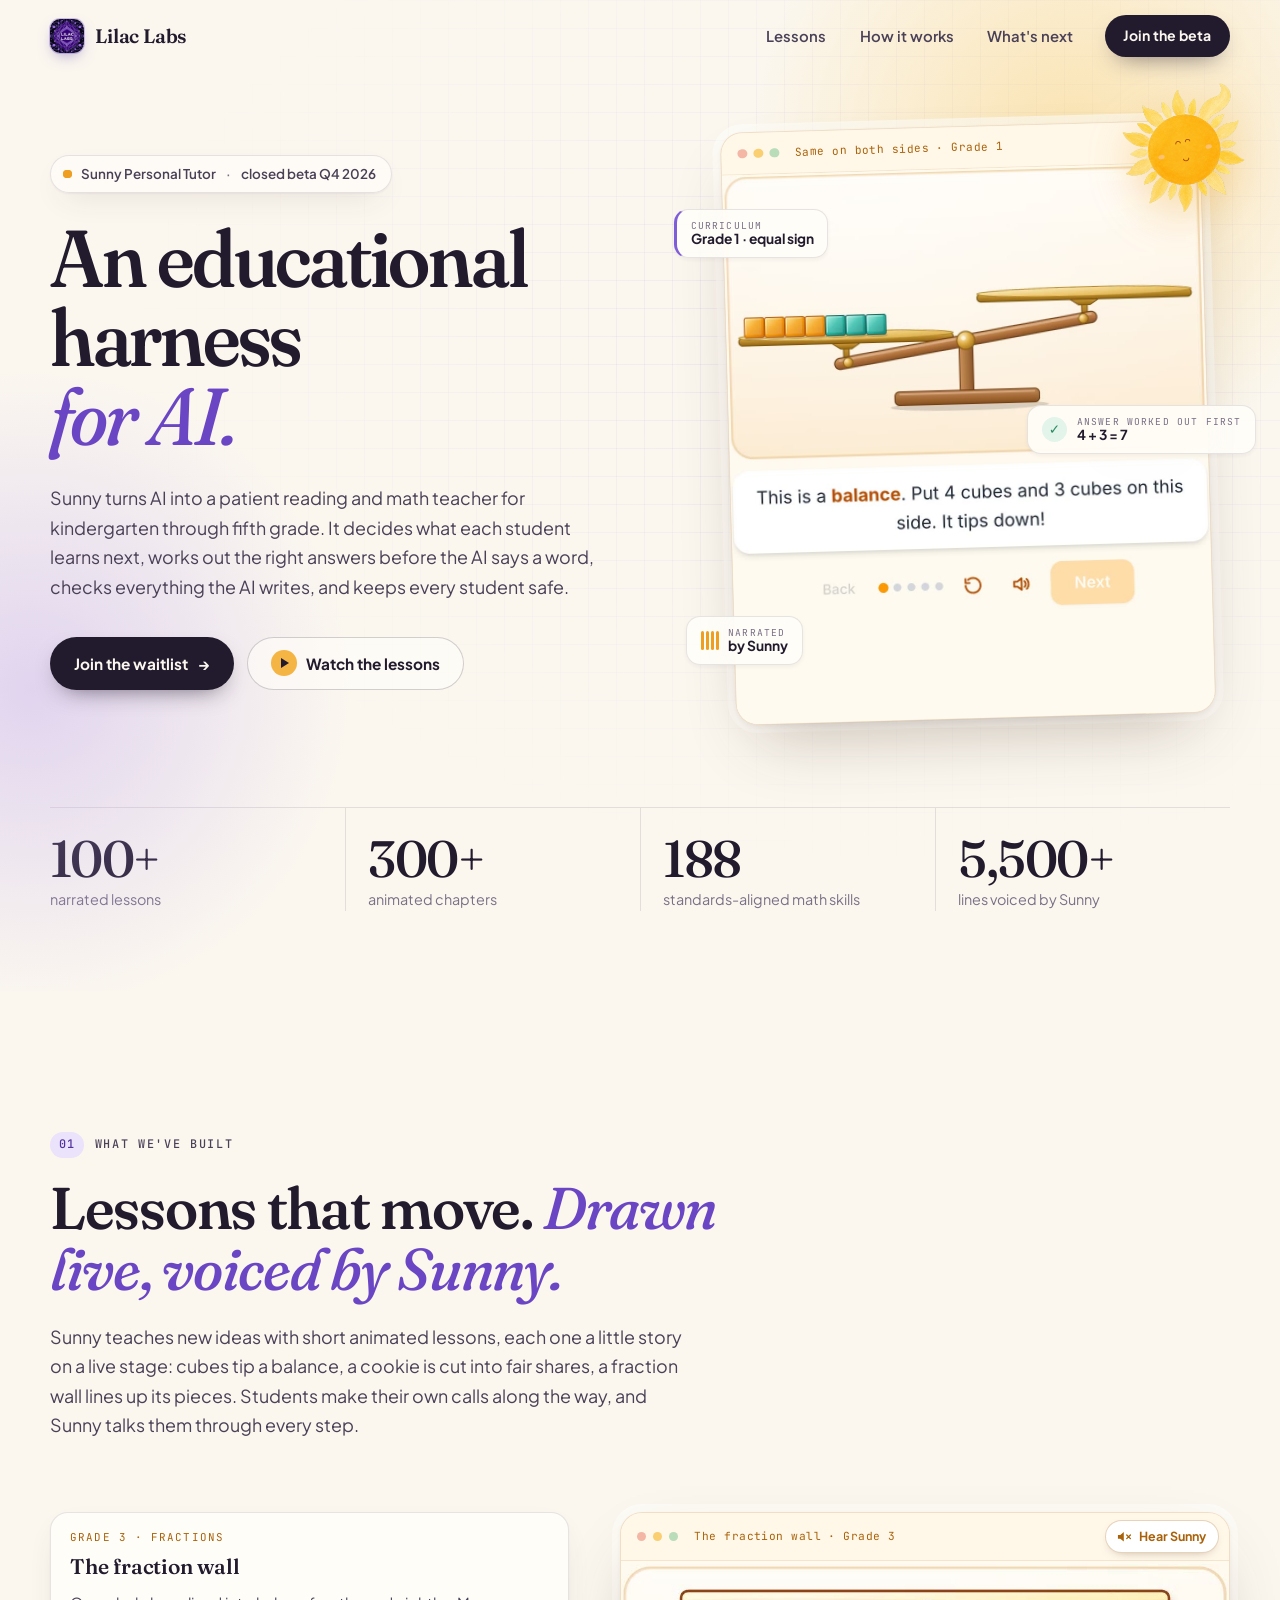
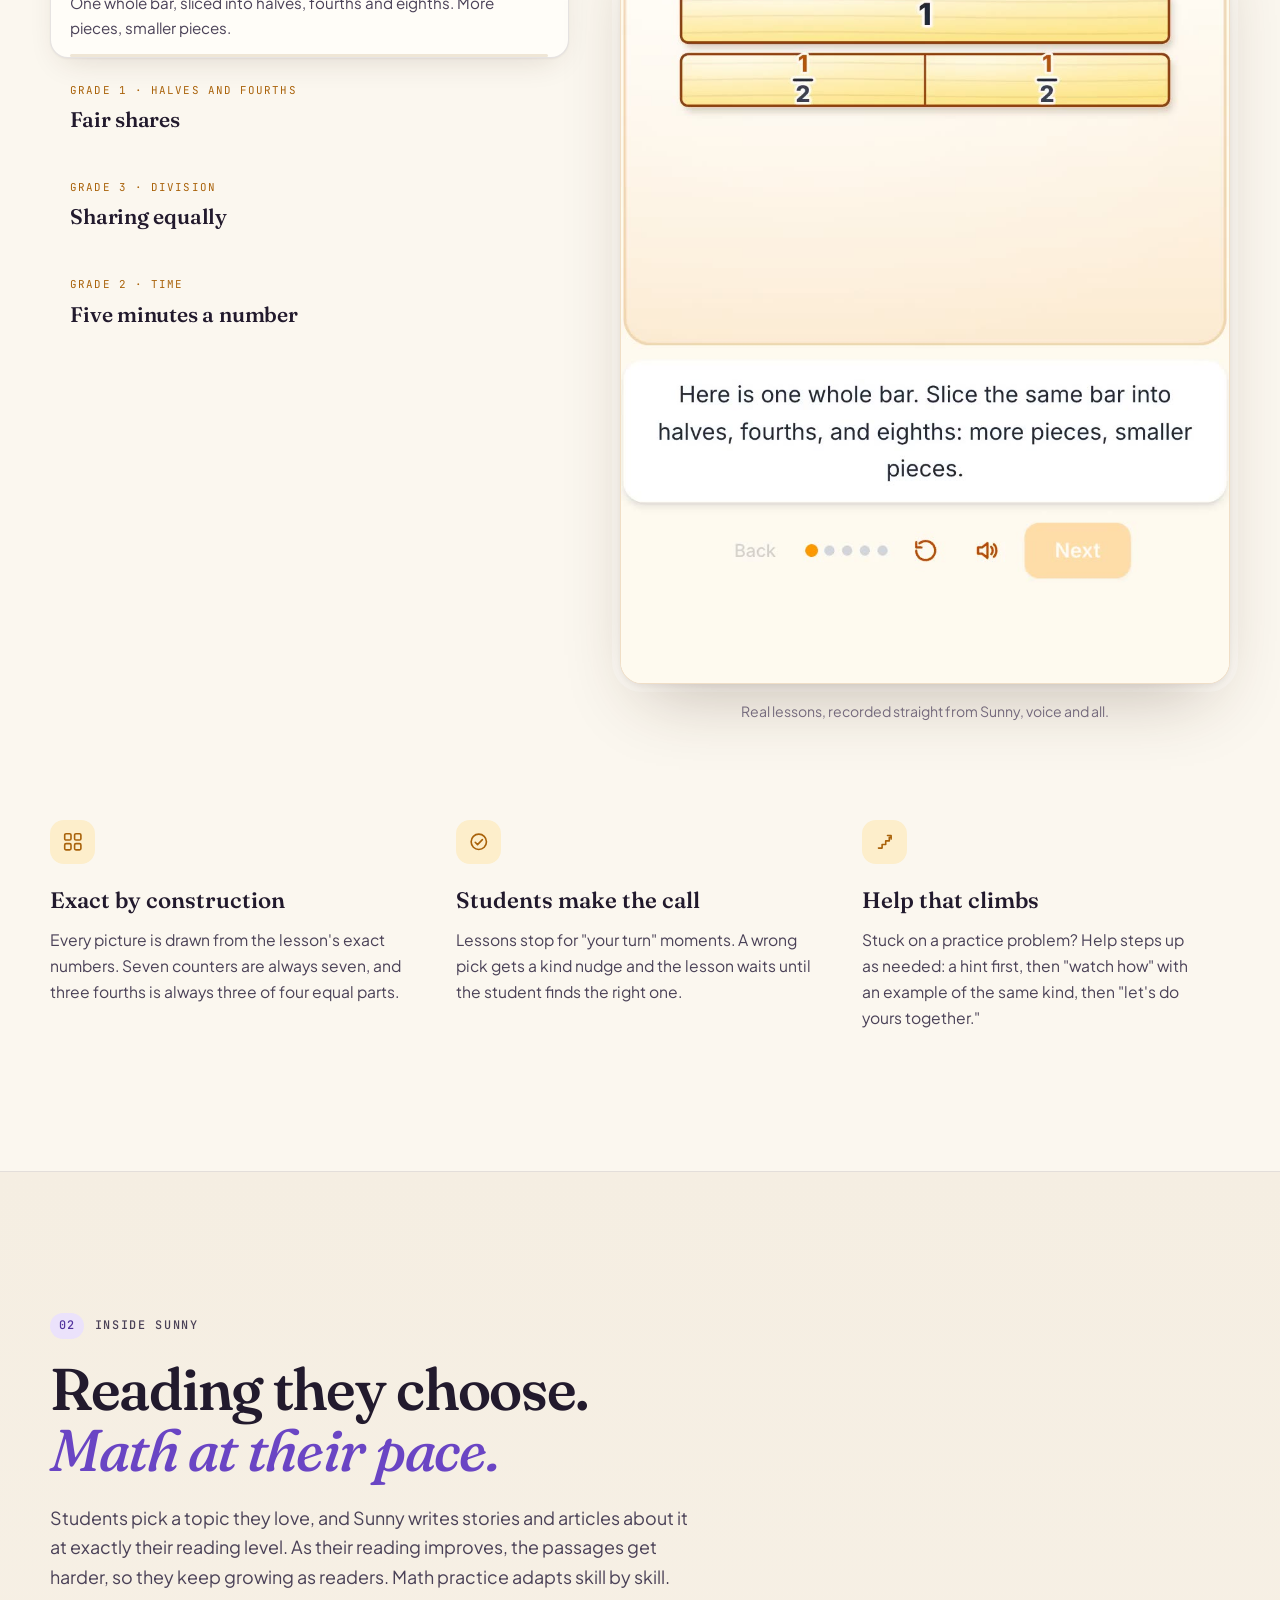
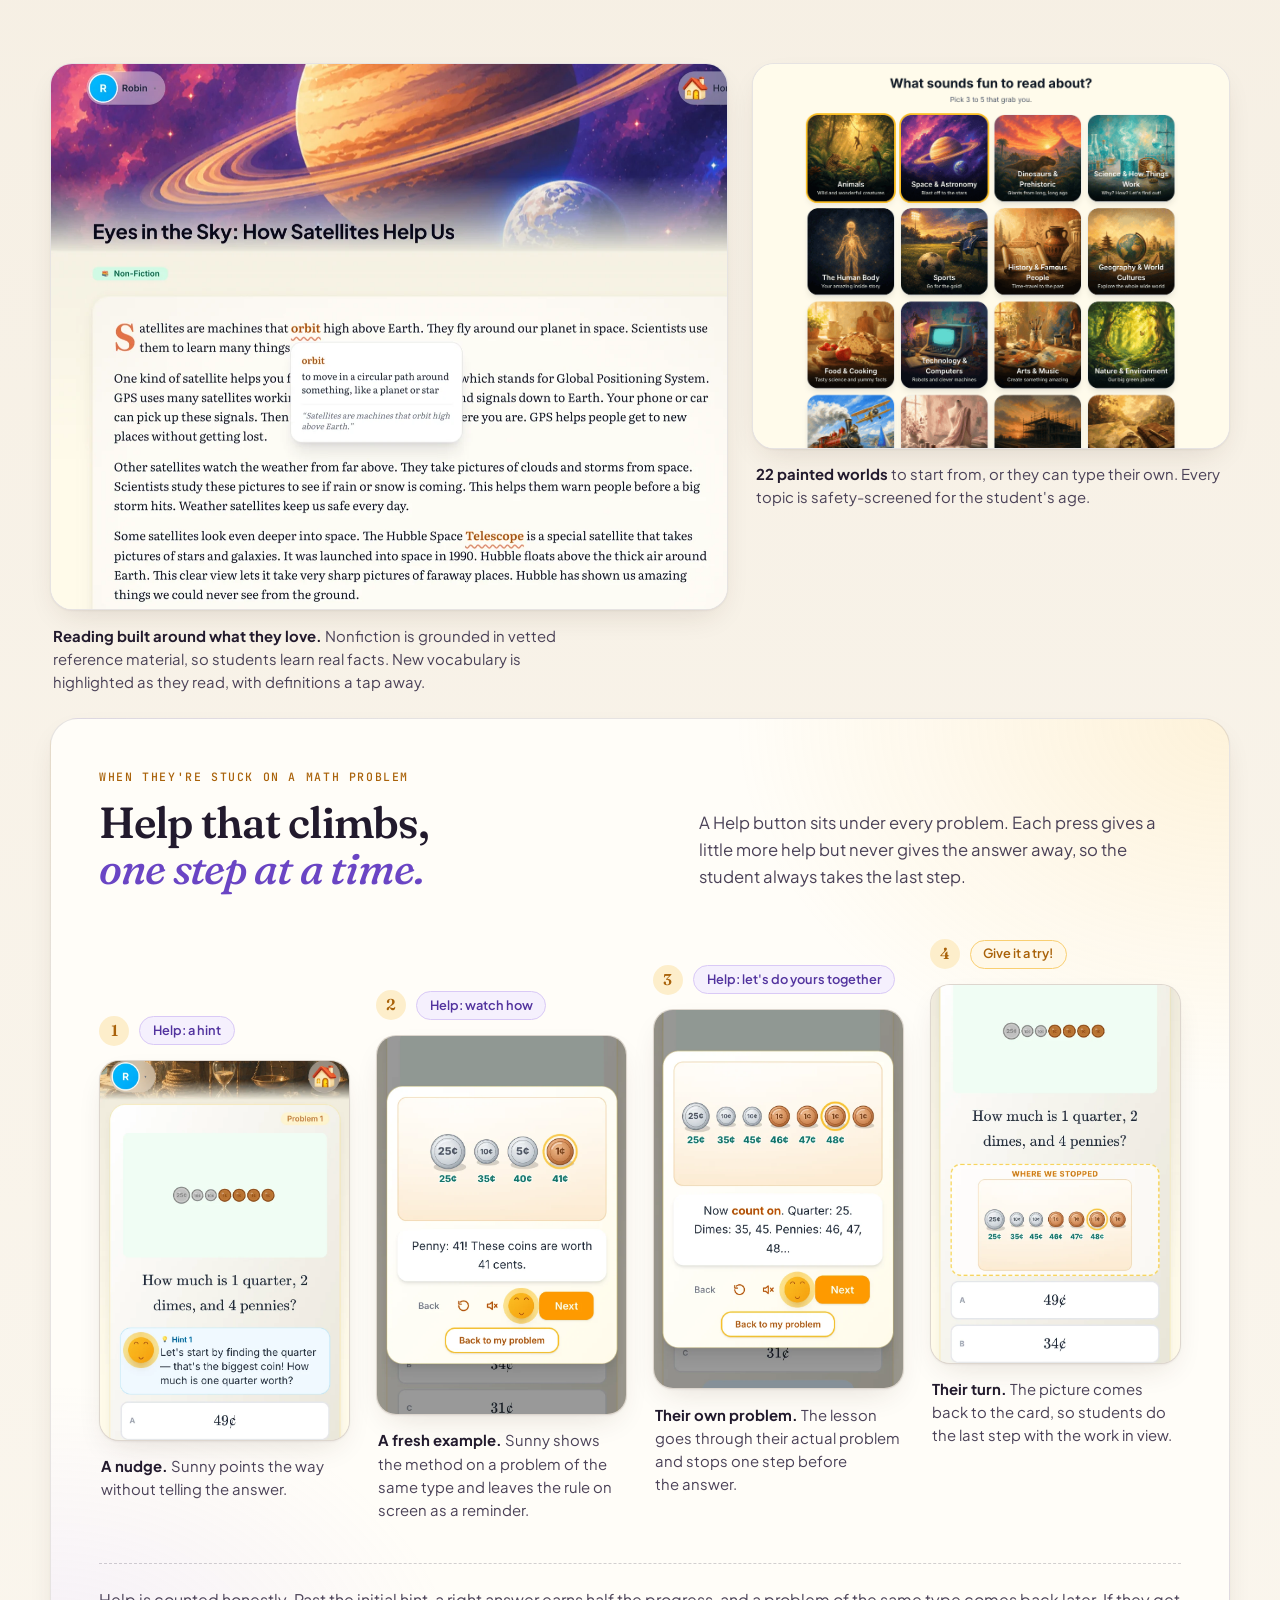
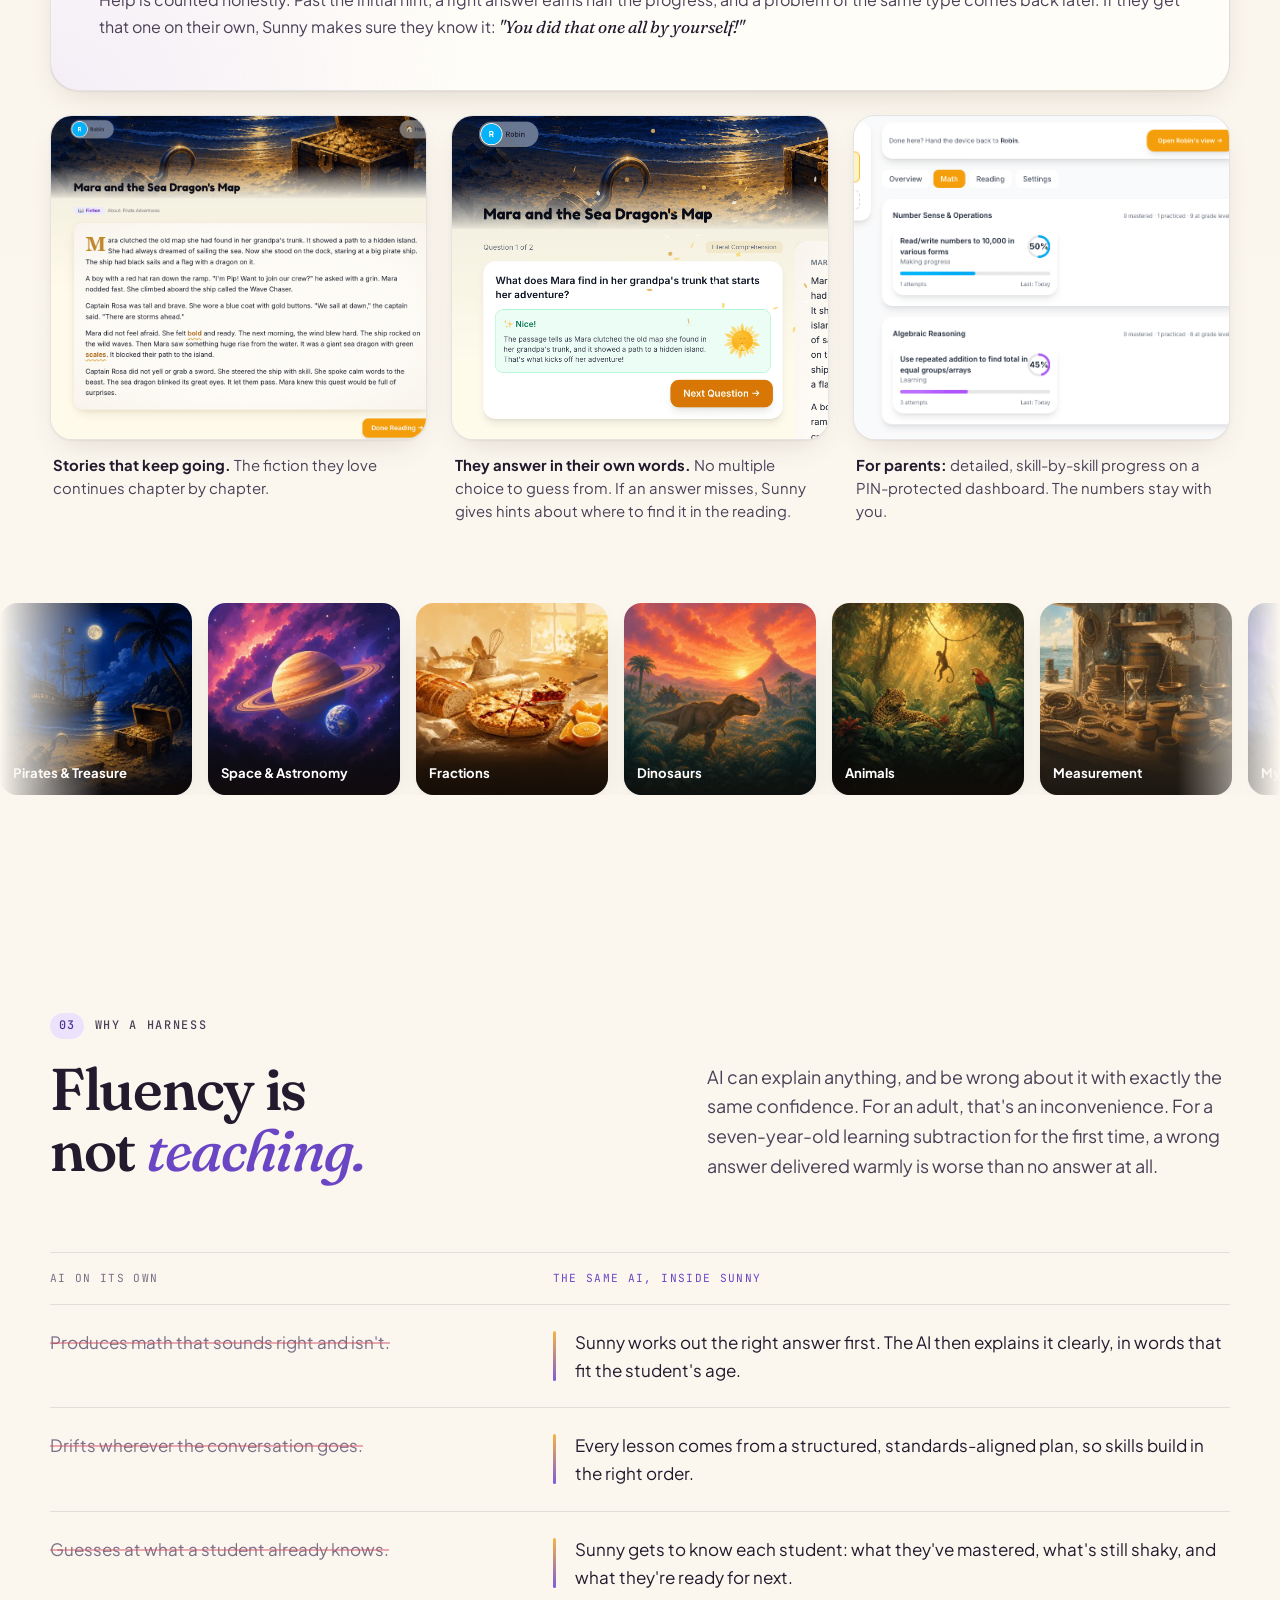
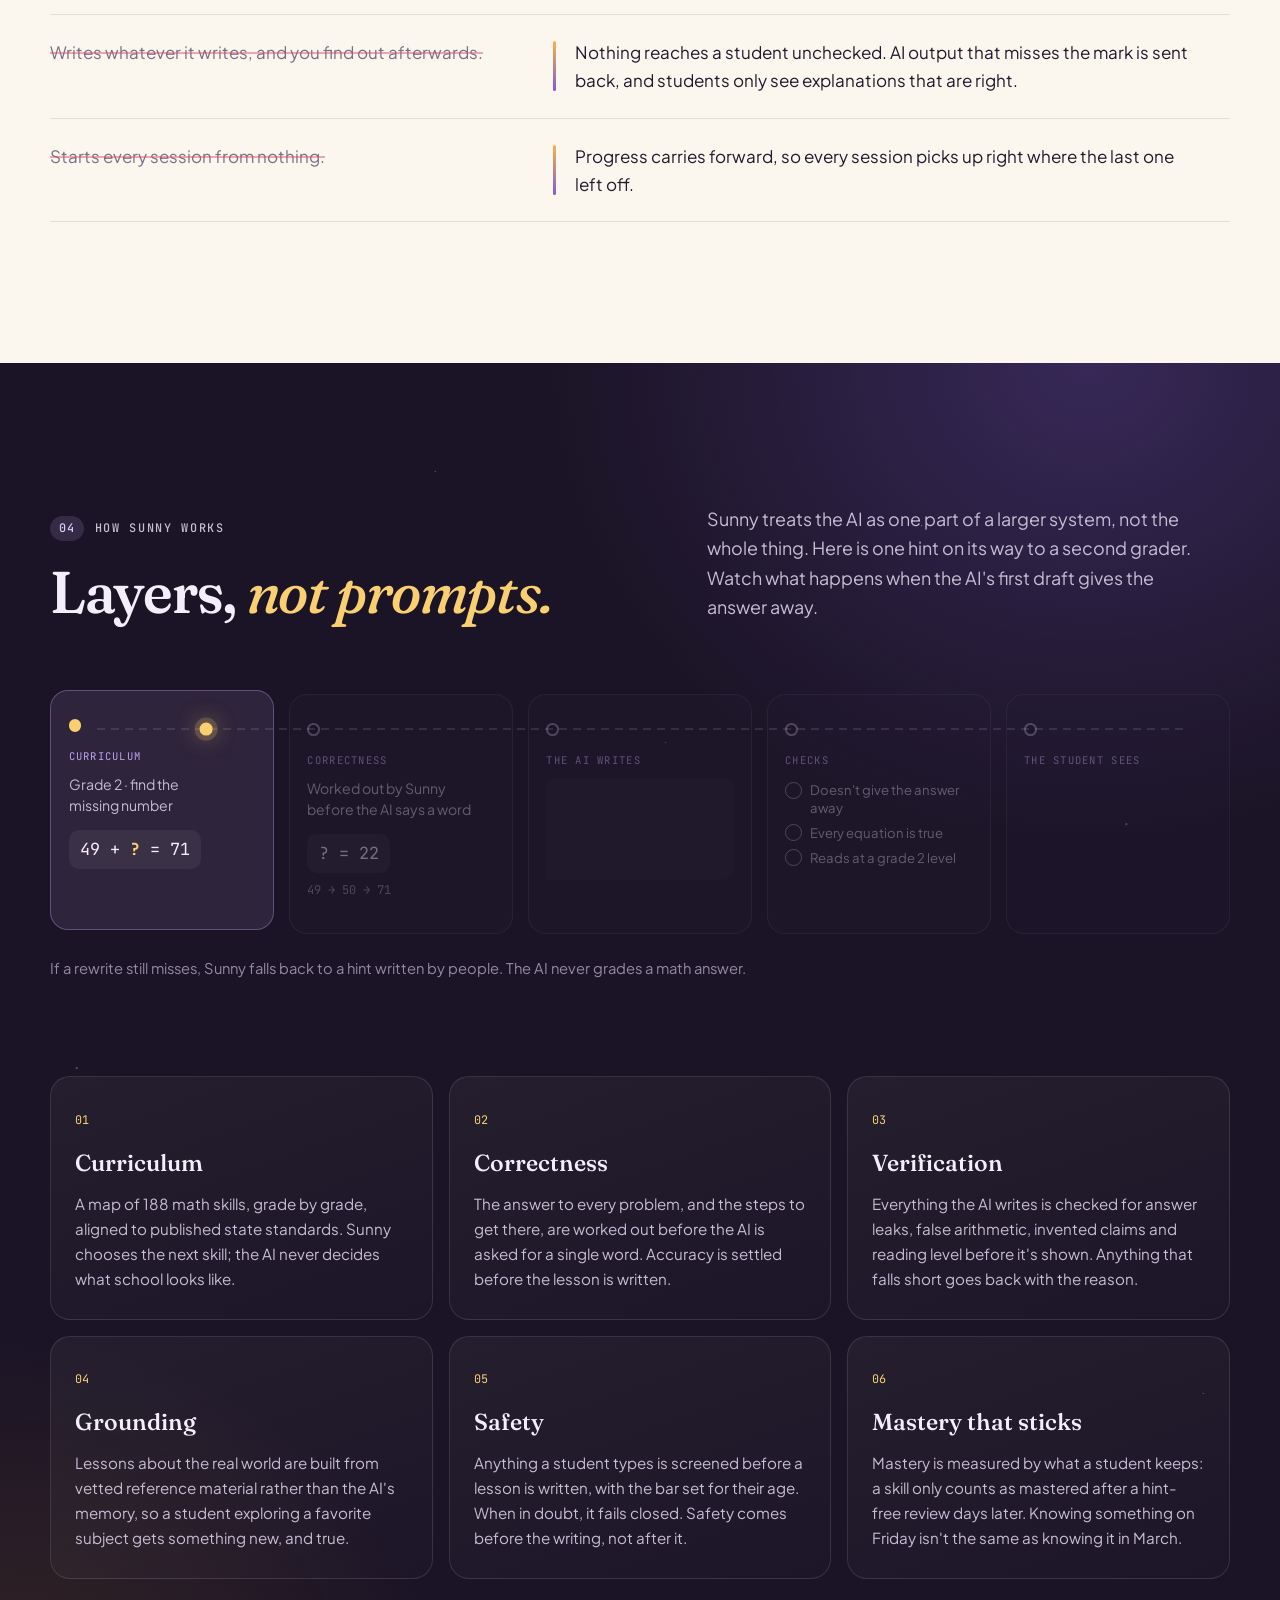
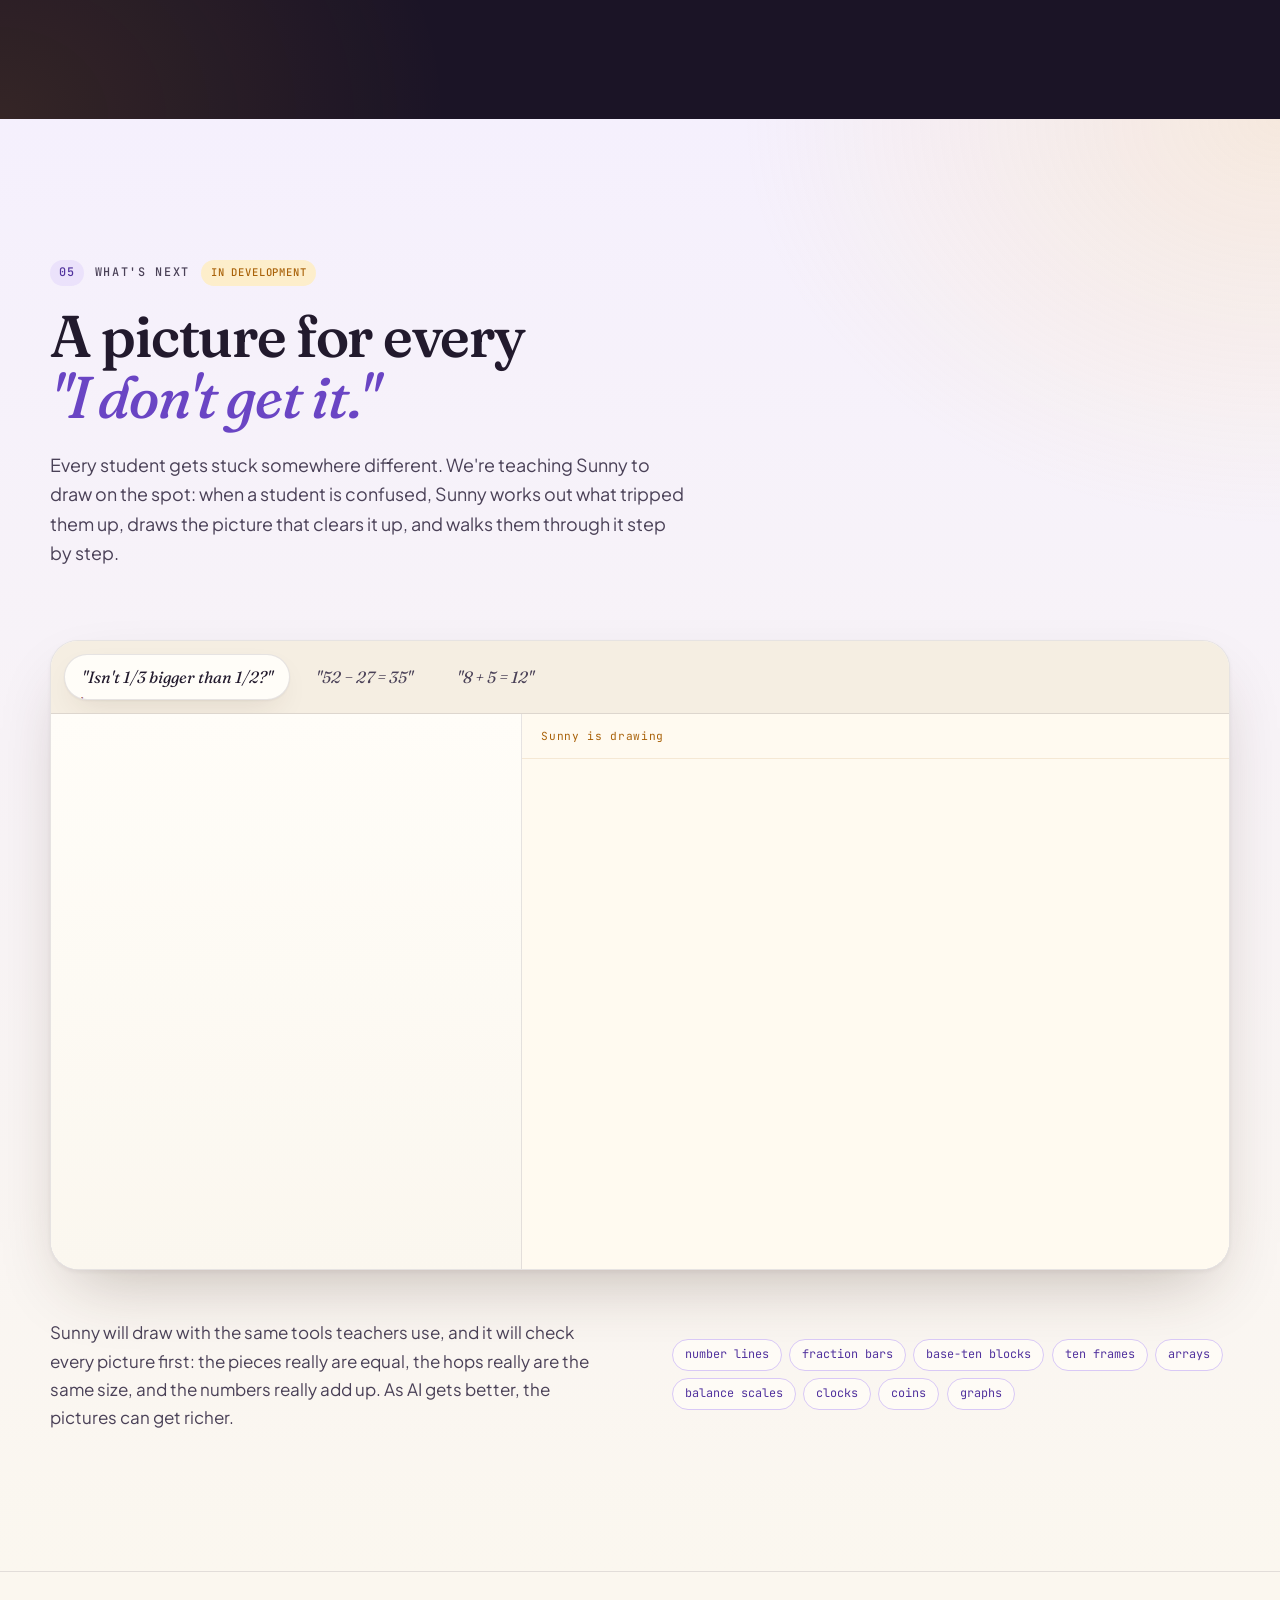
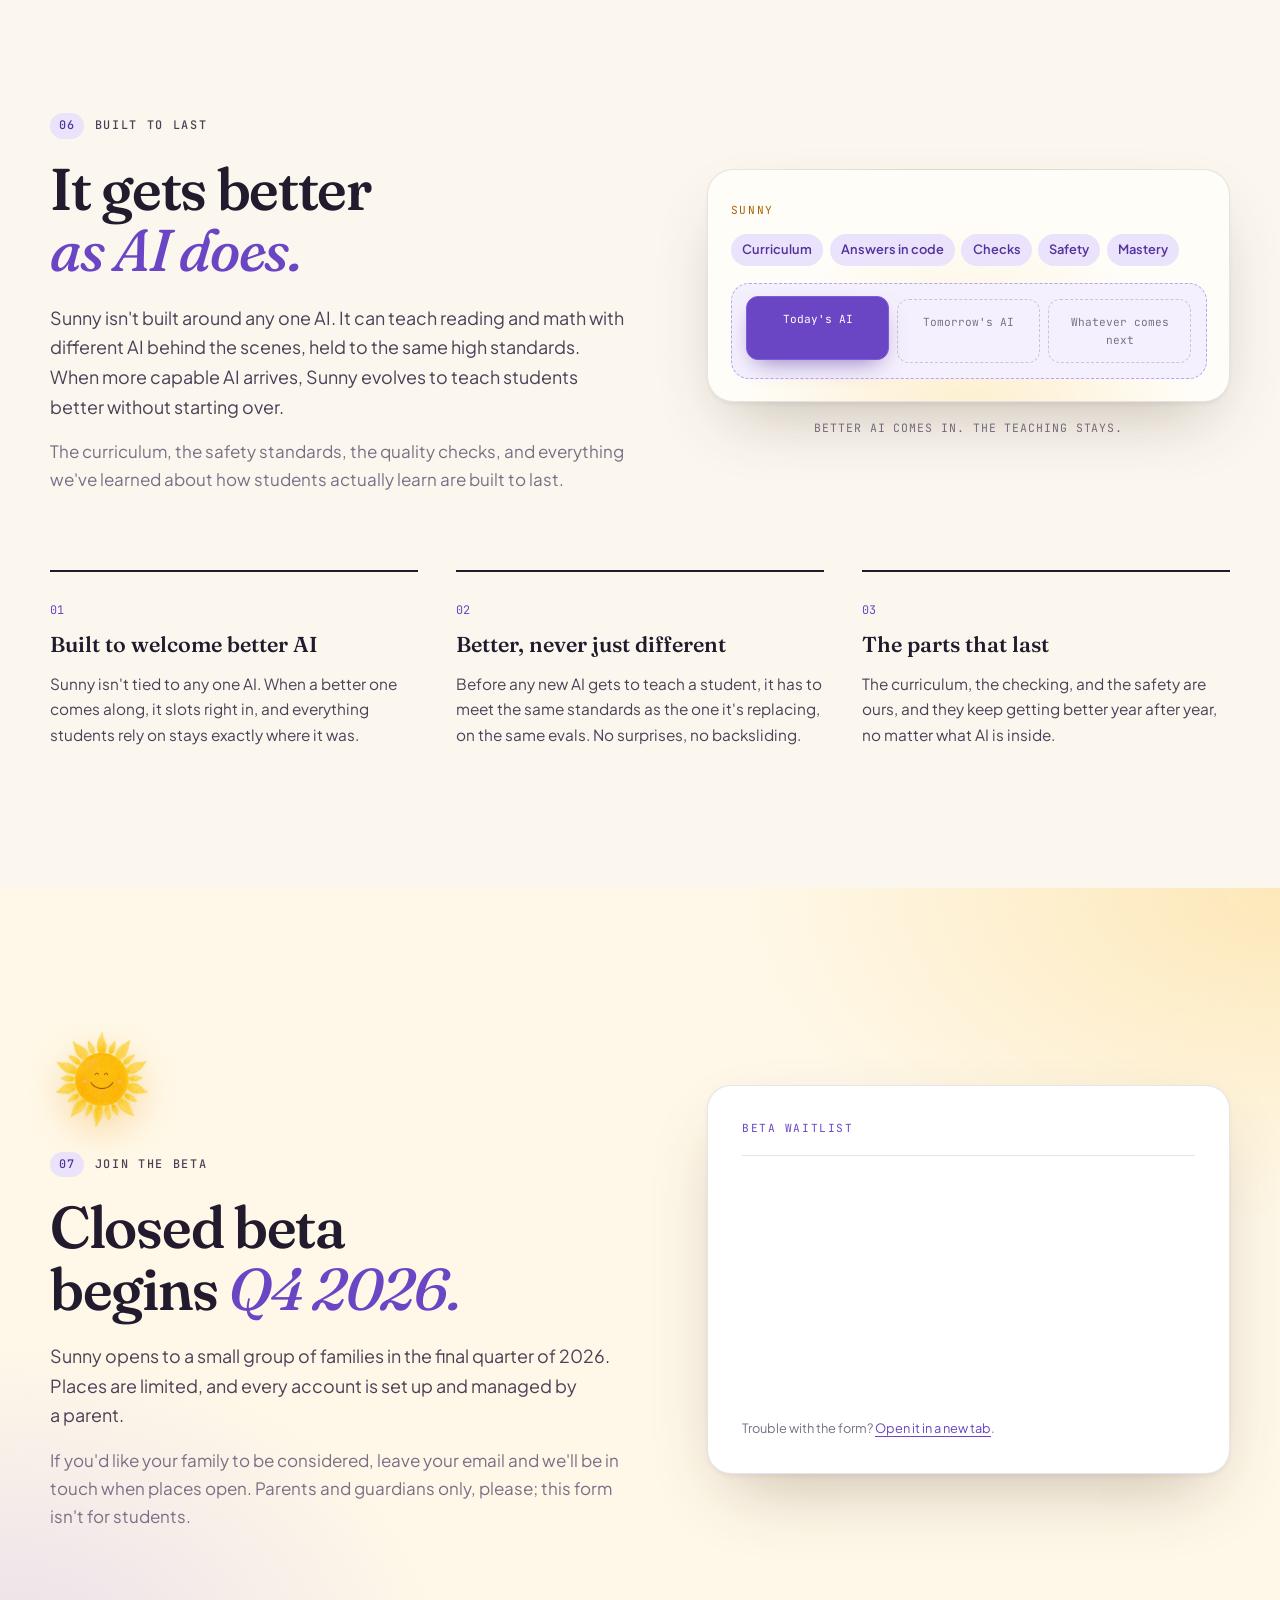
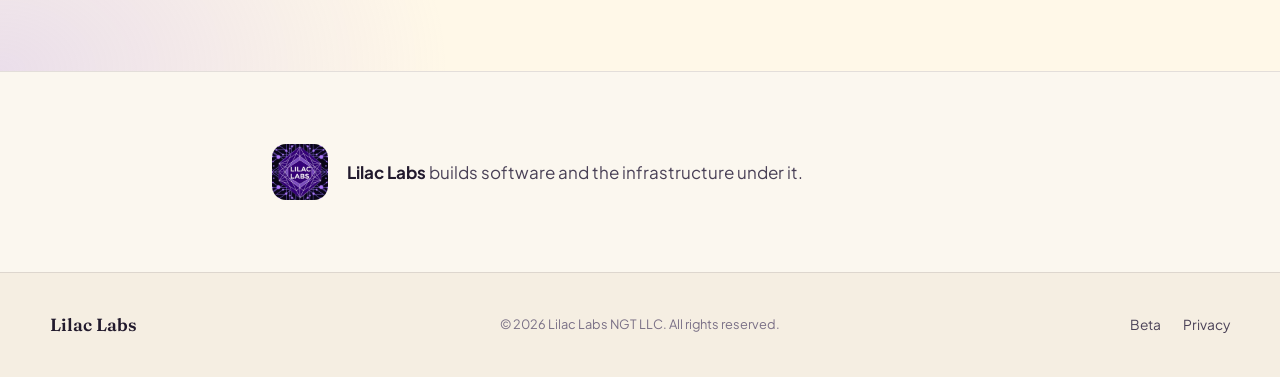
<file: projects.html>
<!DOCTYPE html>
<html lang="en">
<head>
    <meta charset="UTF-8">
    <meta name="viewport" content="width=device-width, initial-scale=1.0">
    <title>Sunny — Lilac Labs</title>
    <!-- Sunny now lives on the home page. Keep old links (and their #anchors) working. -->
    <link rel="canonical" href="https://www.lilaclabs.com/">
    <meta name="robots" content="noindex">
    <meta http-equiv="refresh" content="0; url=./">
    <script>location.replace("./" + (location.hash || ""));</script>
</head>
<body>
    <p><a href="./">Sunny has moved to the Lilac Labs home page.</a></p>
</body>
</html>
</file>
<file: styles.css>
/* =============================================================================
   Lilac Labs — Sunny
   Warm paper, plum ink, lilac for the harness, marigold for Sunny.
   ============================================================================= */

:root {
    color-scheme: light;

    --paper: #fbf7ef;
    --paper-2: #f5eee2;
    --paper-3: #efe6d6;
    --card: #fffdf8;
    --ink: #221a2d;
    --ink-2: #4a4157;
    --muted: #7a7086;
    --line: rgba(34, 26, 45, 0.11);
    --line-strong: rgba(34, 26, 45, 0.2);

    --lilac-50: #f5f0fd;
    --lilac-100: #ebe2fb;
    --lilac-200: #d9c9f6;
    --lilac-300: #bba3ef;
    --lilac-500: #7f5cd8;
    --lilac-600: #6a45c4;
    --lilac-700: #52339e;

    --sun-50: #fff8e8;
    --sun-100: #fdeecb;
    --sun-300: #f9cf72;
    --sun-400: #f5b544;
    --sun-500: #ee9f22;
    --sun-700: #a9620a;

    --leaf: #2c8a61;
    --leaf-soft: #e3f4ea;
    --rose: #d44a62;
    --rose-soft: #fbe6ea;

    --night: #1b1426;
    --night-2: #251c33;
    --night-3: #31263f;
    --night-text: #f4eefb;
    --night-soft: #c6bcd3;
    --night-muted: #958aa5;
    --night-line: rgba(232, 220, 255, 0.12);

    --serif: "Fraunces", "Iowan Old Style", "Palatino Linotype", Georgia, serif;
    --sans: "Plus Jakarta Sans", "Avenir Next", "Segoe UI", system-ui, sans-serif;
    --mono: "JetBrains Mono", "SFMono-Regular", Menlo, Consolas, monospace;

    --max: 1180px;
    --gutter: clamp(16px, 4vw, 48px);
    --radius: 22px;
    --ease: cubic-bezier(0.2, 0.75, 0.2, 1);
    --shadow-soft: 0 1px 2px rgba(34, 26, 45, 0.05), 0 12px 32px -12px rgba(60, 38, 20, 0.16);
    --shadow-lift: 0 2px 4px rgba(34, 26, 45, 0.05), 0 30px 70px -24px rgba(60, 38, 20, 0.3);
}

*,
*::before,
*::after {
    box-sizing: border-box;
}

html {
    scroll-behavior: smooth;
    scroll-padding-top: 5.5rem;
    -webkit-text-size-adjust: 100%;
}

body {
    margin: 0;
    min-width: 320px;
    overflow-x: hidden;
    background: var(--paper);
    color: var(--ink-2);
    font-family: var(--sans);
    font-size: 17px;
    line-height: 1.65;
    -webkit-font-smoothing: antialiased;
    text-rendering: optimizeLegibility;
}

::selection {
    background: var(--lilac-200);
    color: var(--ink);
}

img,
video,
svg {
    display: block;
    max-width: 100%;
}

a {
    color: inherit;
}

h1,
h2,
h3,
h4 {
    margin: 0;
    color: var(--ink);
    text-wrap: balance;
}

p {
    margin: 0;
    text-wrap: pretty;
}

:focus-visible {
    outline: 2.5px solid var(--lilac-500);
    outline-offset: 4px;
    border-radius: 6px;
}

.skip-link {
    position: fixed;
    z-index: 100;
    top: 1rem;
    left: 1rem;
    padding: 0.7rem 1rem;
    transform: translateY(-200%);
    border-radius: 999px;
    background: var(--ink);
    color: var(--paper);
    font-weight: 700;
    text-decoration: none;
    transition: transform 180ms ease;
}

.skip-link:focus {
    transform: translateY(0);
}

.wrap {
    width: min(100% - (var(--gutter) * 2), var(--max));
    margin-inline: auto;
}

.muted {
    color: var(--muted);
}

/* ---------------------------------------------------------------- Header */

.site-header {
    position: fixed;
    z-index: 50;
    top: 0;
    right: 0;
    left: 0;
    border-bottom: 1px solid transparent;
    transition: background-color 300ms ease, border-color 300ms ease, box-shadow 300ms ease;
}

.site-header.is-scrolled {
    border-color: var(--line);
    background: rgba(251, 247, 239, 0.82);
    box-shadow: 0 8px 30px -20px rgba(60, 38, 20, 0.25);
    -webkit-backdrop-filter: saturate(1.4) blur(14px);
    backdrop-filter: saturate(1.4) blur(14px);
}

.header-inner {
    display: flex;
    width: min(100% - (var(--gutter) * 2), var(--max));
    min-height: 4.5rem;
    align-items: center;
    gap: 2rem;
    margin-inline: auto;
}

.brand {
    display: inline-flex;
    align-items: center;
    gap: 0.7rem;
    color: var(--ink);
    text-decoration: none;
}

.brand-mark {
    width: 34px;
    height: 34px;
    border-radius: 10px;
    box-shadow: 0 0 0 1px rgba(127, 92, 216, 0.35), 0 6px 16px -6px rgba(82, 51, 158, 0.6);
}

.brand-name {
    font-family: var(--serif);
    font-size: 1.22rem;
    font-weight: 600;
    letter-spacing: -0.01em;
}

.site-nav {
    display: flex;
    gap: clamp(1.2rem, 2.6vw, 2.2rem);
    margin-left: auto;
}

.site-nav a {
    position: relative;
    color: var(--ink-2);
    font-size: 0.93rem;
    font-weight: 600;
    text-decoration: none;
}

.site-nav a::after {
    position: absolute;
    right: 0;
    bottom: -4px;
    left: 0;
    height: 2px;
    transform: scaleX(0);
    transform-origin: right;
    border-radius: 2px;
    background: var(--sun-400);
    content: "";
    transition: transform 260ms var(--ease);
}

.site-nav a:hover {
    color: var(--ink);
}

.site-nav a:hover::after {
    transform: scaleX(1);
    transform-origin: left;
}

/* ---------------------------------------------------------------- Buttons */

.button {
    display: inline-flex;
    min-height: 3.25rem;
    align-items: center;
    justify-content: center;
    gap: 0.6rem;
    padding: 0.8rem 1.45rem;
    border: 1px solid transparent;
    border-radius: 999px;
    background: var(--ink);
    box-shadow: 0 10px 24px -12px rgba(34, 26, 45, 0.7);
    color: var(--paper);
    font-size: 0.96rem;
    font-weight: 700;
    text-decoration: none;
    transition: transform 220ms var(--ease), box-shadow 220ms ease, background-color 220ms ease;
}

.button:hover {
    transform: translateY(-2px);
    background: var(--lilac-700);
    box-shadow: 0 16px 30px -14px rgba(82, 51, 158, 0.8);
}

.button span[aria-hidden="true"] {
    transition: transform 220ms var(--ease);
}

.button:hover span[aria-hidden="true"] {
    transform: translateX(3px);
}

.button-ghost {
    border-color: var(--line-strong);
    background: rgba(255, 253, 248, 0.6);
    box-shadow: none;
    color: var(--ink);
}

.button-ghost:hover {
    border-color: var(--lilac-300);
    background: var(--card);
    box-shadow: var(--shadow-soft);
}

.button-small {
    min-height: 2.6rem;
    padding: 0.5rem 1.1rem;
    font-size: 0.88rem;
}

.play-glyph {
    display: grid;
    width: 1.6rem;
    height: 1.6rem;
    place-items: center;
    border-radius: 50%;
    background: var(--sun-400);
}

.play-glyph::before {
    width: 0;
    height: 0;
    margin-left: 2px;
    border-top: 5px solid transparent;
    border-bottom: 5px solid transparent;
    border-left: 8px solid var(--ink);
    content: "";
}

.button-ghost:hover .play-glyph {
    transform: none;
}

/* ---------------------------------------------------------------- Shared type */

.kicker {
    display: flex;
    flex-wrap: wrap;
    align-items: center;
    gap: 0.7rem;
    margin-bottom: 1.2rem;
    color: var(--ink-2);
    font-family: var(--mono);
    font-size: 0.74rem;
    font-weight: 500;
    letter-spacing: 0.14em;
    text-transform: uppercase;
}

.kicker > span:first-child {
    display: inline-grid;
    min-width: 2.1rem;
    height: 1.6rem;
    place-items: center;
    padding: 0 0.45rem;
    border-radius: 999px;
    background: var(--lilac-100);
    color: var(--lilac-700);
    letter-spacing: 0.04em;
}

.section {
    position: relative;
    padding: clamp(5.5rem, 11vw, 9rem) 0;
}

.section-head {
    max-width: 50rem;
}

.section-head h2,
.longevity h2,
.beta h2 {
    font-family: var(--serif);
    font-size: clamp(2.3rem, 4.6vw, 4rem);
    font-weight: 560;
    font-variation-settings: "SOFT" 40;
    letter-spacing: -0.022em;
    line-height: 1.04;
}

.section-head h2 em,
.longevity h2 em,
.beta h2 em {
    color: var(--lilac-600);
    font-style: italic;
    font-weight: 480;
}

.section-lede {
    margin-top: 1.4rem;
    max-width: 40rem;
    color: var(--ink-2);
    font-size: 1.12rem;
}

.section-head-split {
    display: grid;
    max-width: none;
    align-items: end;
    grid-template-columns: minmax(0, 1fr) minmax(0, 0.9fr);
    gap: clamp(2rem, 6vw, 5rem);
}

.section-head-split .section-lede {
    margin-top: 0;
}

/* ---------------------------------------------------------------- Hero */

.hero {
    position: relative;
    overflow: hidden;
    padding: clamp(7.5rem, 14vh, 9.5rem) 0 clamp(3.5rem, 7vw, 5rem);
}

.hero-paper {
    position: absolute;
    inset: 0;
    background-image:
        linear-gradient(rgba(127, 92, 216, 0.07) 1px, transparent 1px),
        linear-gradient(90deg, rgba(127, 92, 216, 0.07) 1px, transparent 1px);
    background-size: 28px 28px;
    -webkit-mask-image: radial-gradient(ellipse 80% 70% at 70% 35%, #000 20%, transparent 75%);
    mask-image: radial-gradient(ellipse 80% 70% at 70% 35%, #000 20%, transparent 75%);
    pointer-events: none;
}

.hero-glow {
    position: absolute;
    border-radius: 50%;
    pointer-events: none;
}

.glow-sun {
    top: -14rem;
    right: -10rem;
    width: 46rem;
    height: 46rem;
    background: radial-gradient(circle, rgba(249, 207, 114, 0.5), rgba(249, 207, 114, 0) 62%);
    animation: breathe 9s ease-in-out infinite;
}

.glow-lilac {
    top: 34%;
    left: -20rem;
    width: 44rem;
    height: 44rem;
    background: radial-gradient(circle, rgba(187, 163, 239, 0.42), rgba(187, 163, 239, 0) 64%);
    animation: breathe 11s ease-in-out -4s infinite;
}

.hero-layout {
    position: relative;
    z-index: 2;
    display: grid;
    align-items: center;
    grid-template-columns: minmax(0, 1.05fr) minmax(0, 0.95fr);
    gap: clamp(2.5rem, 6vw, 5.5rem);
}

.pill {
    display: inline-flex;
    align-items: center;
    gap: 0.6rem;
    padding: 0.45rem 0.95rem 0.45rem 0.75rem;
    border: 1px solid var(--line);
    border-radius: 999px;
    background: rgba(255, 253, 248, 0.75);
    box-shadow: var(--shadow-soft);
    color: var(--ink-2);
    font-size: 0.84rem;
    font-weight: 600;
}

.pill-sep {
    color: var(--muted);
}

.pulse-dot {
    position: relative;
    width: 0.55rem;
    height: 0.55rem;
    border-radius: 50%;
    background: var(--sun-500);
}

.pulse-dot::after {
    position: absolute;
    inset: 0;
    border-radius: 50%;
    background: var(--sun-500);
    content: "";
    animation: ping 2.4s var(--ease) infinite;
}

.hero h1 {
    margin-top: 1.6rem;
    font-family: var(--serif);
    font-size: clamp(2.9rem, 6.3vw, 5.5rem);
    font-weight: 560;
    font-variation-settings: "SOFT" 50;
    letter-spacing: -0.028em;
    line-height: 0.98;
}

.hero h1 em {
    display: block;
    color: var(--lilac-600);
    font-style: italic;
    font-weight: 460;
}

.hero-lede {
    max-width: 35rem;
    margin-top: 1.7rem;
    font-size: clamp(1.05rem, 1.4vw, 1.19rem);
}

.hero-actions {
    display: flex;
    flex-wrap: wrap;
    gap: 0.8rem;
    margin-top: 2.2rem;
}

/* Hero stage: the device, Sunny, and the chips that label the harness. */

.hero-stage {
    position: relative;
    width: min(100%, 30rem);
    margin-inline: auto;
    perspective: 1200px;
}

.device {
    position: relative;
    margin: 0;
    overflow: hidden;
    border: 1px solid rgba(169, 98, 10, 0.18);
    border-radius: var(--radius);
    background: #fffaf0;
    box-shadow: var(--shadow-lift), 0 0 0 8px rgba(255, 253, 248, 0.6);
}

.hero-stage .device {
    transform: rotate(-1.6deg);
    transition: transform 600ms var(--ease);
}

.device-bar {
    display: flex;
    align-items: center;
    gap: 0.4rem;
    padding: 0.7rem 1rem;
    border-bottom: 1px solid rgba(169, 98, 10, 0.12);
    background: rgba(255, 248, 232, 0.9);
}

.device-bar > span {
    width: 0.6rem;
    height: 0.6rem;
    border-radius: 50%;
    background: var(--paper-3);
}

.device-bar > span:first-child {
    background: #f4b7a6;
}

.device-bar > span:nth-child(2) {
    background: var(--sun-300);
}

.device-bar > span:nth-child(3) {
    background: #b9dcb9;
}

.device-bar p {
    min-width: 0;
    flex: 1 1 auto;
    margin-left: 0.6rem;
    overflow: hidden;
    color: var(--sun-700);
    font-family: var(--mono);
    font-size: 0.7rem;
    letter-spacing: 0.04em;
    text-overflow: ellipsis;
    white-space: nowrap;
}

.device-video {
    width: 100%;
    height: auto;
    aspect-ratio: 960 / 1102;
    background: #fffaf0;
    object-fit: contain;
}

.hero-sunny {
    position: absolute;
    z-index: 3;
    top: -3rem;
    right: -2.8rem;
    width: clamp(6.5rem, 11vw, 9rem);
    height: auto;
    filter: drop-shadow(0 14px 20px rgba(238, 159, 34, 0.35));
    animation: sunny-float 6s ease-in-out infinite;
    pointer-events: none;
}

.float-chip {
    position: absolute;
    z-index: 4;
    display: flex;
    align-items: center;
    gap: 0.6rem;
    padding: 0.6rem 0.85rem;
    border: 1px solid var(--line);
    border-radius: 14px;
    background: rgba(255, 253, 248, 0.92);
    box-shadow: var(--shadow-lift);
    -webkit-backdrop-filter: blur(10px);
    backdrop-filter: blur(10px);
    line-height: 1.2;
    opacity: 0;
    animation: chip-in 800ms var(--ease) forwards, bob 7s ease-in-out infinite;
}

.float-chip strong {
    display: block;
    color: var(--ink);
    font-size: 0.86rem;
}

.chip-k {
    display: block;
    color: var(--muted);
    font-family: var(--mono);
    font-size: 0.6rem;
    letter-spacing: 0.12em;
    text-transform: uppercase;
}

.chip-curriculum {
    top: 14%;
    left: -3.4rem;
    display: block;
    border-left: 3px solid var(--lilac-500);
    animation-delay: 700ms, 1.5s;
}

.chip-answer {
    top: 47%;
    right: -3rem;
    animation-delay: 1100ms, 0s;
}

.chip-check {
    display: grid;
    width: 1.6rem;
    height: 1.6rem;
    flex: none;
    place-items: center;
    border-radius: 50%;
    background: var(--leaf-soft);
    color: var(--leaf);
    font-size: 0.85rem;
    font-weight: 700;
}

.chip-voice {
    bottom: 9%;
    left: -2.6rem;
    animation-delay: 1500ms, 3s;
}

.wave-bars {
    display: flex;
    height: 1.2rem;
    align-items: center;
    gap: 2px;
}

.wave-bars i {
    width: 3px;
    height: 100%;
    border-radius: 2px;
    background: var(--sun-500);
    animation: wave 1.1s ease-in-out infinite;
}

.wave-bars i:nth-child(2) { animation-delay: -0.3s; }
.wave-bars i:nth-child(3) { animation-delay: -0.6s; }
.wave-bars i:nth-child(4) { animation-delay: -0.15s; }

/* Stats */

.stats {
    display: grid;
    margin: clamp(3.5rem, 7vw, 5.5rem) 0 0;
    border-top: 1px solid var(--line);
    grid-template-columns: repeat(4, minmax(0, 1fr));
}

.stats > div {
    display: flex;
    flex-direction: column-reverse;
    gap: 0.2rem;
    padding: 1.6rem 1.2rem 0 0;
}

.stats > div + div {
    padding-left: 1.4rem;
    border-left: 1px solid var(--line);
}

.stats dd {
    margin: 0;
    color: var(--ink);
    font-family: var(--serif);
    font-size: clamp(2.2rem, 4vw, 3.3rem);
    font-variant-numeric: tabular-nums;
    font-weight: 500;
    letter-spacing: -0.03em;
    line-height: 1;
}

.stats dt {
    color: var(--muted);
    font-size: 0.9rem;
}

/* ---------------------------------------------------------------- Lessons reel */

.reel {
    display: grid;
    margin-top: clamp(3rem, 6vw, 4.5rem);
    align-items: start;
    grid-template-columns: minmax(0, 0.85fr) minmax(0, 1fr);
    gap: clamp(1.5rem, 4vw, 3.5rem);
}

.reel-list {
    display: grid;
    margin: 0;
    padding: 0;
    gap: 0.4rem;
    list-style: none;
}

.reel-tab {
    position: relative;
    display: grid;
    width: 100%;
    overflow: hidden;
    padding: 1rem 1.2rem 1.1rem;
    border: 1px solid transparent;
    border-radius: 18px;
    background: transparent;
    color: inherit;
    cursor: pointer;
    font: inherit;
    grid-template-rows: auto auto 0fr;
    text-align: left;
    transition: background-color 300ms ease, border-color 300ms ease, box-shadow 300ms ease, grid-template-rows 450ms var(--ease);
}

.reel-tab:hover {
    background: rgba(255, 253, 248, 0.7);
}

.reel-tab.is-active {
    border-color: var(--line);
    background: var(--card);
    box-shadow: var(--shadow-soft);
    grid-template-rows: auto auto 1fr;
}

.reel-grade {
    color: var(--sun-700);
    font-family: var(--mono);
    font-size: 0.68rem;
    letter-spacing: 0.1em;
    text-transform: uppercase;
}

.reel-tab strong {
    margin-top: 0.15rem;
    color: var(--ink);
    font-family: var(--serif);
    font-size: 1.32rem;
    font-weight: 560;
    letter-spacing: -0.01em;
}

.reel-desc {
    min-height: 0;
    overflow: hidden;
    color: var(--ink-2);
    font-size: 0.95rem;
    opacity: 0;
    transition: opacity 300ms ease;
}

.reel-tab.is-active .reel-desc {
    padding-top: 0.35rem;
    opacity: 1;
    transition-delay: 150ms;
}

.reel-progress {
    position: absolute;
    right: 1.2rem;
    bottom: 0;
    left: 1.2rem;
    height: 3px;
    overflow: hidden;
    border-radius: 3px;
    background: transparent;
}

.reel-tab.is-active .reel-progress {
    background: var(--paper-3);
}

.reel-progress i {
    display: block;
    width: 100%;
    height: 100%;
    transform: scaleX(var(--p, 0));
    transform-origin: left;
    background: linear-gradient(90deg, var(--sun-400), var(--lilac-500));
}

.reel-screen {
    position: sticky;
    top: 6rem;
    margin: 0;
}

.reel-screen .device-video {
    aspect-ratio: 960 / 1140;
}

.reel-screen figcaption {
    margin-top: 1rem;
    color: var(--muted);
    font-size: 0.88rem;
    text-align: center;
}

/* Sound toggle in the lesson player's title bar */

.sound-toggle {
    position: relative;
    display: inline-flex;
    flex: none;
    align-items: center;
    gap: 0.4rem;
    margin: -0.25rem -0.35rem -0.25rem 0.5rem;
    padding: 0.32rem 0.75rem 0.32rem 0.55rem;
    border: 1px solid rgba(169, 98, 10, 0.28);
    border-radius: 999px;
    background: #fff;
    box-shadow: 0 4px 12px -8px rgba(60, 38, 20, 0.6);
    color: var(--sun-700);
    cursor: pointer;
    font: inherit;
    font-size: 0.78rem;
    font-weight: 700;
    transition: background-color 220ms ease, color 220ms ease, border-color 220ms ease, transform 220ms var(--ease), box-shadow 220ms ease;
}

.sound-toggle:hover {
    transform: translateY(-1px);
    box-shadow: 0 8px 18px -10px rgba(60, 38, 20, 0.7);
}

.sound-toggle::after {
    position: absolute;
    inset: -1px;
    border: 2px solid var(--sun-400);
    border-radius: inherit;
    content: "";
    opacity: 0;
    pointer-events: none;
    animation: sound-ping 2.6s var(--ease) 1.2s infinite;
}

.sound-toggle.was-used::after,
.sound-toggle[aria-pressed="true"]::after {
    animation: none;
}

.sound-toggle[aria-pressed="true"] {
    border-color: transparent;
    background: var(--sun-400);
    color: var(--ink);
}

.sound-icon {
    width: 1.1rem;
    height: 1.1rem;
    flex: none;
}

.sound-body {
    fill: currentColor;
}

.sound-off,
.sound-on {
    fill: none;
    stroke: currentColor;
    stroke-linecap: round;
    stroke-width: 1.8;
}

.sound-on,
.sound-toggle[aria-pressed="true"] .sound-off {
    display: none;
}

.sound-toggle[aria-pressed="true"] .sound-on {
    display: inline;
}

@keyframes sound-ping {
    0% { opacity: 0.7; transform: scale(1); }
    70%, 100% { opacity: 0; transform: scale(1.25, 1.5); }
}

.device-video.is-swapping {
    opacity: 0;
    transform: scale(0.985);
}

.reel-screen .device-video {
    transition: opacity 280ms ease, transform 380ms var(--ease);
}

/* Pillars */

.pillars {
    display: grid;
    margin: clamp(4rem, 8vw, 6rem) 0 0;
    padding: 0;
    grid-template-columns: repeat(3, minmax(0, 1fr));
    gap: clamp(1.5rem, 3vw, 2.5rem);
    list-style: none;
}

.pillar-icon {
    display: grid;
    width: 2.8rem;
    height: 2.8rem;
    margin-bottom: 1.1rem;
    place-items: center;
    border-radius: 14px;
    background: var(--sun-100);
}

.pillar-icon svg {
    width: 1.35rem;
    fill: none;
    stroke: var(--sun-700);
    stroke-linecap: round;
    stroke-linejoin: round;
    stroke-width: 1.8;
}

.pillars h3 {
    font-family: var(--serif);
    font-size: 1.4rem;
    font-weight: 560;
}

.pillars p {
    margin-top: 0.5rem;
    color: var(--ink-2);
    font-size: 0.98rem;
}

/* ---------------------------------------------------------------- Tour */

.tour {
    border-top: 1px solid var(--line);
    background: linear-gradient(var(--paper-2), var(--paper) 85%);
    padding-bottom: clamp(3.5rem, 6vw, 5rem);
}

.bento {
    display: grid;
    margin-top: clamp(3rem, 6vw, 4.5rem);
    grid-template-columns: repeat(12, minmax(0, 1fr));
    gap: clamp(1rem, 2vw, 1.5rem);
}

.shot {
    margin: 0;
}

.shot-nonfiction { grid-column: span 7; }
.shot-interests { grid-column: span 5; }
.shot-story,
.shot-feedback,
.shot-parent { grid-column: span 4; }

.shot-frame {
    overflow: hidden;
    border: 1px solid var(--line);
    border-radius: var(--radius);
    background: var(--card);
    box-shadow: var(--shadow-soft);
    transition: transform 500ms var(--ease), box-shadow 500ms var(--ease);
}

.shot-frame img {
    width: 100%;
    height: 100%;
    object-fit: cover;
    object-position: left top;
    transition: transform 900ms var(--ease);
}

.shot-nonfiction .shot-frame,
.shot-interests .shot-frame {
    aspect-ratio: 1.24;
}

.shot-interests .shot-frame img {
    object-position: center top;
}

.shot-story .shot-frame,
.shot-feedback .shot-frame,
.shot-parent .shot-frame {
    aspect-ratio: 1.16;
}

.shot-parent .shot-frame img {
    object-position: 85% top;
}

.shot:hover .shot-frame {
    transform: translateY(-4px);
    box-shadow: var(--shadow-lift);
}

.shot:hover .shot-frame img {
    transform: scale(1.025);
}

.shot figcaption {
    max-width: 34rem;
    margin-top: 0.9rem;
    padding-inline: 0.2rem;
    color: var(--ink-2);
    font-size: 0.93rem;
    line-height: 1.55;
}

.shot figcaption strong {
    color: var(--ink);
}

/* Help ladder: one Help button, four presses, shown as climbing steps. */

.ladder {
    position: relative;
    overflow: hidden;
    grid-column: 1 / -1;
    padding: clamp(1.4rem, 4vw, 3rem);
    border: 1px solid var(--line);
    border-radius: calc(var(--radius) + 6px);
    background:
        radial-gradient(60% 55% at 100% 0%, rgba(249, 207, 114, 0.22), transparent 70%),
        radial-gradient(50% 45% at 0% 100%, rgba(187, 163, 239, 0.16), transparent 70%),
        var(--card);
    box-shadow: var(--shadow-soft);
}

.ladder-head {
    display: grid;
    align-items: end;
    grid-template-columns: minmax(0, 1fr) minmax(0, 0.9fr);
    gap: clamp(1.2rem, 5vw, 4rem);
}

.ladder-k {
    margin-bottom: 0.8rem;
    color: var(--sun-700);
    font-family: var(--mono);
    font-size: 0.72rem;
    font-weight: 500;
    letter-spacing: 0.14em;
    text-transform: uppercase;
}

.ladder h3 {
    font-family: var(--serif);
    font-size: clamp(1.9rem, 3.4vw, 2.75rem);
    font-weight: 560;
    font-variation-settings: "SOFT" 40;
    letter-spacing: -0.02em;
    line-height: 1.06;
}

.ladder h3 em {
    color: var(--lilac-600);
    font-style: italic;
    font-weight: 480;
}

.ladder-head > p {
    color: var(--ink-2);
    font-size: 1.04rem;
}

.ladder-steps {
    display: grid;
    margin: clamp(2rem, 4vw, 3rem) 0 0;
    padding: 0;
    list-style: none;
    grid-template-columns: repeat(4, minmax(0, 1fr));
    gap: clamp(1rem, 2vw, 1.6rem);
    align-items: start;
}

/* Each press sits a little higher than the one before it. */
.ladder-step {
    display: grid;
    align-items: center;
    grid-template-columns: auto minmax(0, 1fr);
    column-gap: 0.6rem;
    row-gap: 0.9rem;
    margin-top: calc((3 - var(--i, 0)) * 1.6rem);
}

.ladder-step:nth-child(2) { --i: 1; }
.ladder-step:nth-child(3) { --i: 2; }
.ladder-step:nth-child(4) { --i: 3; }

.ladder-n {
    display: inline-grid;
    width: 1.9rem;
    height: 1.9rem;
    place-items: center;
    border-radius: 50%;
    background: var(--sun-100);
    color: var(--sun-700);
    font-family: var(--serif);
    font-size: 0.98rem;
    font-weight: 600;
}

.ladder-btn {
    justify-self: start;
    padding: 0.3rem 0.8rem;
    border: 1px solid var(--lilac-200);
    border-radius: 999px;
    background: var(--lilac-50);
    color: var(--lilac-700);
    font-size: 0.8rem;
    font-weight: 600;
    line-height: 1.35;
}

.ladder-btn-rest {
    border-color: var(--sun-300);
    background: var(--sun-50);
    color: var(--sun-700);
}

.ladder-shot {
    overflow: hidden;
    grid-column: 1 / -1;
    aspect-ratio: 780 / 1180;
    border: 1px solid var(--line);
    border-radius: 20px;
    background: var(--paper-2);
    box-shadow: var(--shadow-soft);
    transition: transform 500ms var(--ease), box-shadow 500ms var(--ease);
}

.ladder-shot img {
    width: 100%;
    height: 100%;
    object-fit: cover;
    object-position: center top;
}

.ladder-step:hover .ladder-shot {
    transform: translateY(-4px);
    box-shadow: var(--shadow-lift);
}

.ladder-step p {
    grid-column: 1 / -1;
    padding-inline: 0.15rem;
    color: var(--ink-2);
    font-size: 0.93rem;
    line-height: 1.55;
}

.ladder-step p strong {
    color: var(--ink);
}

.ladder-foot {
    margin-top: clamp(1.8rem, 3.5vw, 2.6rem);
    padding-top: 1.4rem;
    border-top: 1px dashed var(--line-strong);
    color: var(--ink-2);
    font-size: 1rem;
}

.ladder-foot em {
    color: var(--ink);
    font-family: var(--serif);
    font-size: 1.08em;
    font-style: italic;
}

/* Worlds marquee */

.worlds {
    margin-top: clamp(3.5rem, 7vw, 5rem);
    overflow: hidden;
    -webkit-mask-image: linear-gradient(90deg, transparent, #000 8%, #000 92%, transparent);
    mask-image: linear-gradient(90deg, transparent, #000 8%, #000 92%, transparent);
}

.worlds-track {
    display: flex;
    width: max-content;
    gap: 1rem;
    animation: marquee 70s linear infinite;
}

.worlds:hover .worlds-track {
    animation-play-state: paused;
}

.worlds figure {
    position: relative;
    width: clamp(9.5rem, 15vw, 12.5rem);
    margin: 0;
    overflow: hidden;
    flex: none;
    border-radius: 18px;
    box-shadow: var(--shadow-soft);
    aspect-ratio: 1;
}

.worlds img {
    width: 100%;
    height: 100%;
    object-fit: cover;
}

.worlds figcaption {
    position: absolute;
    right: 0;
    bottom: 0;
    left: 0;
    padding: 2rem 0.8rem 0.7rem;
    background: linear-gradient(transparent, rgba(20, 12, 6, 0.72));
    color: #fff;
    font-size: 0.82rem;
    font-weight: 700;
}

/* ---------------------------------------------------------------- Problem */

.contrast {
    margin-top: clamp(3rem, 6vw, 4.5rem);
    border-top: 1px solid var(--line);
}

.contrast-head,
.contrast-row {
    display: grid;
    grid-template-columns: minmax(0, 0.8fr) minmax(0, 1.2fr);
    gap: clamp(1.5rem, 4vw, 3.5rem);
}

.contrast-head {
    padding: 1rem 0;
    border-bottom: 1px solid var(--line);
    color: var(--muted);
    font-family: var(--mono);
    font-size: 0.7rem;
    letter-spacing: 0.12em;
    text-transform: uppercase;
}

.contrast-head span:last-child {
    color: var(--lilac-600);
}

.contrast-row {
    padding: 1.45rem 0;
    border-bottom: 1px solid var(--line);
}

.contrast-a {
    color: var(--muted);
    text-decoration: line-through;
    text-decoration-color: rgba(212, 74, 98, 0);
    text-decoration-thickness: 1.5px;
    transition: text-decoration-color 600ms ease 400ms;
}

.contrast-row.is-in .contrast-a {
    text-decoration-color: rgba(212, 74, 98, 0.45);
}

.contrast-b {
    position: relative;
    padding-left: 1.4rem;
    color: var(--ink);
}

.contrast-b::before {
    position: absolute;
    top: 0.2rem;
    bottom: 0.2rem;
    left: 0;
    width: 3px;
    transform: scaleY(0);
    transform-origin: top;
    border-radius: 3px;
    background: linear-gradient(var(--sun-400), var(--lilac-500));
    content: "";
    transition: transform 700ms var(--ease) 250ms;
}

.contrast-row.is-in .contrast-b::before {
    transform: scaleY(1);
}

/* ---------------------------------------------------------------- Night (harness) */

.night {
    overflow: hidden;
    background:
        radial-gradient(ellipse 60% 50% at 85% 0%, rgba(127, 92, 216, 0.28), transparent 70%),
        radial-gradient(ellipse 50% 40% at 0% 100%, rgba(238, 159, 34, 0.12), transparent 70%),
        var(--night);
    color: var(--night-soft);
}

.night-stars {
    position: absolute;
    inset: 0;
    background-image:
        radial-gradient(1px 1px at 12% 18%, rgba(255, 255, 255, 0.5), transparent),
        radial-gradient(1px 1px at 72% 12%, rgba(255, 255, 255, 0.4), transparent),
        radial-gradient(1.5px 1.5px at 88% 34%, rgba(249, 207, 114, 0.6), transparent),
        radial-gradient(1px 1px at 34% 8%, rgba(255, 255, 255, 0.35), transparent),
        radial-gradient(1px 1px at 52% 28%, rgba(255, 255, 255, 0.3), transparent),
        radial-gradient(1.5px 1.5px at 6% 52%, rgba(187, 163, 239, 0.6), transparent),
        radial-gradient(1px 1px at 94% 76%, rgba(255, 255, 255, 0.35), transparent);
    animation: twinkle 7s ease-in-out infinite alternate;
    pointer-events: none;
}

.night .section-head h2,
.night h3 {
    color: var(--night-text);
}

.night .section-head h2 em {
    color: var(--sun-300);
}

.night .section-lede {
    color: var(--night-soft);
}

.night .kicker {
    color: var(--night-soft);
}

.night .kicker > span:first-child {
    background: rgba(187, 163, 239, 0.16);
    color: var(--lilac-200);
}

/* Pipeline demo */

.pipeline {
    position: relative;
    margin-top: clamp(3rem, 6vw, 4.5rem);
}

.pipe-track {
    position: absolute;
    z-index: 2;
    pointer-events: none;
    top: 2.15rem;
    right: 4%;
    left: 4%;
    height: 2px;
    background: repeating-linear-gradient(90deg, var(--night-line) 0 8px, transparent 8px 14px);
}

.pipe-pulse {
    position: absolute;
    top: 50%;
    left: 0;
    width: 0.8rem;
    height: 0.8rem;
    transform: translate(-50%, -50%);
    border-radius: 50%;
    background: var(--sun-300);
    box-shadow: 0 0 0 5px rgba(249, 207, 114, 0.18), 0 0 22px rgba(249, 207, 114, 0.8);
    transition: left 900ms var(--ease), background-color 300ms ease, box-shadow 300ms ease;
}

.pipeline[data-phase="0"] .pipe-pulse { left: 10%; }
.pipeline[data-phase="1"] .pipe-pulse { left: 30%; }
.pipeline[data-phase="2"] .pipe-pulse,
.pipeline[data-phase="5"] .pipe-pulse { left: 50%; }
.pipeline[data-phase="3"] .pipe-pulse,
.pipeline[data-phase="6"] .pipe-pulse { left: 70%; }
.pipeline[data-phase="7"] .pipe-pulse,
.pipeline[data-phase="8"] .pipe-pulse { left: 90%; }

.pipeline[data-phase="4"] .pipe-pulse {
    left: 50%;
    background: var(--rose);
    box-shadow: 0 0 0 5px rgba(212, 74, 98, 0.2), 0 0 22px rgba(212, 74, 98, 0.8);
}

.pipe-steps {
    position: relative;
    display: grid;
    margin: 0;
    padding: 0;
    grid-template-columns: repeat(5, minmax(0, 1fr));
    gap: 0.9rem;
    list-style: none;
}

.pipe-step {
    position: relative;
    min-height: 15rem;
    padding: 3.6rem 1.1rem 1.2rem;
    border: 1px solid var(--night-line);
    border-radius: 18px;
    background: rgba(37, 28, 51, 0.72);
    opacity: 0.42;
    transition: opacity 500ms ease, border-color 500ms ease, transform 500ms var(--ease), background-color 500ms ease;
}

.pipe-step::before {
    position: absolute;
    top: 1.75rem;
    left: 1.1rem;
    width: 0.8rem;
    height: 0.8rem;
    border: 2px solid var(--night-muted);
    border-radius: 50%;
    background: var(--night);
    content: "";
    transition: border-color 400ms ease, background-color 400ms ease;
}

.pipe-step.is-on {
    border-color: rgba(187, 163, 239, 0.35);
    background: rgba(49, 38, 63, 0.9);
    opacity: 1;
    transform: translateY(-4px);
}

.pipe-step.is-done {
    opacity: 0.85;
}

.pipe-step.is-on::before,
.pipe-step.is-done::before {
    border-color: var(--sun-300);
    background: var(--sun-300);
}

.pipe-k {
    display: block;
    color: var(--lilac-300);
    font-family: var(--mono);
    font-size: 0.66rem;
    letter-spacing: 0.12em;
    text-transform: uppercase;
}

.pipe-step p {
    margin-top: 0.5rem;
    color: var(--night-soft);
    font-size: 0.88rem;
    line-height: 1.5;
}

.pipe-eq {
    display: inline-block;
    margin-top: 0.9rem;
    padding: 0.35rem 0.7rem;
    border-radius: 10px;
    background: rgba(255, 255, 255, 0.06);
    color: var(--night-text);
    font-family: var(--mono);
    font-size: 1.05rem;
}

.pipe-eq b {
    color: var(--sun-300);
}

.pipe-sub {
    display: block;
    margin-top: 0.5rem;
    color: var(--night-muted);
    font-family: var(--mono);
    font-size: 0.75rem;
}

.pipe-bubble {
    position: relative;
    display: grid;
    min-height: 6.4rem;
    padding: 0.8rem 0.9rem;
    border-radius: 14px 14px 14px 4px;
    background: rgba(255, 255, 255, 0.06);
    color: var(--night-text) !important;
}

.draft {
    grid-area: 1 / 1;
    transition: opacity 450ms ease, transform 450ms var(--ease);
}

.draft-1 {
    opacity: 0;
    text-decoration: underline wavy rgba(212, 74, 98, 0);
    text-underline-offset: 4px;
    transition: opacity 450ms ease, transform 450ms var(--ease), text-decoration-color 300ms ease;
}

.draft-2 {
    opacity: 0;
    transform: translateY(8px);
}

.pipeline.is-drafted .draft-1 {
    opacity: 1;
}

.pipeline.is-flagged .draft-1 {
    text-decoration-color: rgba(212, 74, 98, 0.9);
}

.pipeline.is-rewritten .draft-1 {
    opacity: 0;
    transform: translateY(-8px);
    transition-duration: 220ms;
}

.pipeline.is-rewritten .draft-2,
html:not(.js) .draft-2 {
    opacity: 1;
    transform: none;
    transition-delay: 260ms;
}

.pipeline:not(.is-drafted) .pipe-bubble {
    background: rgba(255, 255, 255, 0.03);
}

.checks {
    display: grid;
    margin: 0.7rem 0 0;
    padding: 0;
    gap: 0.45rem;
    list-style: none;
}

.check {
    display: flex;
    align-items: flex-start;
    gap: 0.5rem;
    color: var(--night-soft);
    font-size: 0.82rem;
    line-height: 1.35;
}

.check i {
    display: grid;
    width: 1.05rem;
    height: 1.05rem;
    flex: none;
    place-items: center;
    margin-top: 0.05rem;
    border: 1.5px solid var(--night-muted);
    border-radius: 50%;
    font-size: 0.62rem;
    font-style: normal;
    font-weight: 700;
    transition: all 300ms ease;
}

.check.is-pass i {
    border-color: #5fd19b;
    background: #5fd19b;
    color: var(--night);
}

.check.is-pass i::before {
    content: "✓";
}

.check.is-fail i {
    border-color: var(--rose);
    background: var(--rose);
    color: #fff;
}

.check.is-fail i::before {
    content: "✕";
}

.check.is-fail {
    color: #ffb3c0;
}

.pipe-return {
    display: inline-flex;
    margin-top: 0.8rem;
    padding: 0.25rem 0.6rem;
    border-radius: 999px;
    background: rgba(212, 74, 98, 0.18);
    color: #ffb3c0;
    font-size: 0.74rem;
    font-weight: 600;
    opacity: 0;
    transform: translateY(4px);
    transition: opacity 300ms ease, transform 300ms var(--ease);
}

.pipe-return::before {
    margin-right: 0.35rem;
    content: "↩";
}

.pipeline.is-returning .pipe-return {
    opacity: 1;
    transform: none;
}

.pipe-final {
    display: flex;
    align-items: flex-start;
    gap: 0.6rem;
    padding: 0.8rem;
    border-radius: 14px;
    background: #fff8e8;
    color: var(--ink) !important;
    opacity: 0;
    transform: translateY(8px) scale(0.98);
    transition: opacity 500ms ease, transform 500ms var(--ease);
}

.pipe-final img {
    width: 2.1rem;
    height: 2.1rem;
    flex: none;
}

.pipeline.is-delivered .pipe-final,
html:not(.js) .pipe-final {
    opacity: 1;
    transform: none;
}

.pipe-note {
    margin-top: 1.4rem;
    color: var(--night-muted);
    font-size: 0.92rem;
}

/* Layers */

.layers {
    display: grid;
    margin: clamp(4rem, 8vw, 6rem) 0 0;
    padding: 0;
    grid-template-columns: repeat(3, minmax(0, 1fr));
    gap: 1rem;
    list-style: none;
}

.layers li {
    padding: 1.6rem 1.5rem 1.7rem;
    border: 1px solid var(--night-line);
    border-radius: 20px;
    background: linear-gradient(160deg, rgba(255, 255, 255, 0.045), rgba(255, 255, 255, 0.01));
    transition: border-color 300ms ease, transform 400ms var(--ease);
}

.layers li:hover {
    border-color: rgba(187, 163, 239, 0.35);
    transform: translateY(-3px);
}

.layer-n {
    color: var(--sun-300);
    font-family: var(--mono);
    font-size: 0.74rem;
}

.layers h3 {
    margin-top: 0.8rem;
    font-family: var(--serif);
    font-size: 1.45rem;
    font-weight: 540;
}

.layers p {
    margin-top: 0.55rem;
    color: var(--night-soft);
    font-size: 0.95rem;
}

/* ---------------------------------------------------------------- What's next */

.next {
    background:
        radial-gradient(ellipse 60% 40% at 100% 0%, rgba(249, 207, 114, 0.22), transparent 70%),
        linear-gradient(var(--lilac-50), var(--paper));
}

.tag-soon {
    padding: 0.25rem 0.6rem;
    border-radius: 999px;
    background: var(--sun-100);
    color: var(--sun-700);
    font-size: 0.66rem;
    letter-spacing: 0.08em;
}

/* The moment demo: a student gets stuck, Sunny notices why, checks a picture, draws it. */

.moment {
    margin-top: clamp(3rem, 6vw, 4.5rem);
    overflow: hidden;
    border: 1px solid var(--line);
    border-radius: 28px;
    background: var(--card);
    box-shadow: var(--shadow-lift);
}

.moment-tabs {
    display: flex;
    gap: 0.5rem;
    padding: 0.8rem;
    overflow-x: auto;
    border-bottom: 1px solid var(--line);
    background: var(--paper-2);
    scrollbar-width: none;
}

.moment-tabs::-webkit-scrollbar {
    display: none;
}

.moment-tab {
    position: relative;
    flex: none;
    overflow: hidden;
    padding: 0.55rem 1.05rem;
    border: 1px solid transparent;
    border-radius: 999px;
    background: transparent;
    color: var(--ink-2);
    cursor: pointer;
    font: inherit;
    font-family: var(--serif);
    font-size: 1.02rem;
    font-style: italic;
    transition: background-color 250ms ease, border-color 250ms ease, color 250ms ease, box-shadow 250ms ease;
}

.moment-tab:hover {
    background: rgba(255, 253, 248, 0.7);
    color: var(--ink);
}

.moment-tab.is-active {
    border-color: var(--line);
    background: var(--card);
    box-shadow: var(--shadow-soft);
    color: var(--ink);
}

.moment-tab::after {
    position: absolute;
    right: 1rem;
    bottom: 0;
    left: 1rem;
    height: 2px;
    transform: scaleX(var(--p, 0));
    transform-origin: left;
    border-radius: 2px;
    background: linear-gradient(90deg, var(--sun-400), var(--lilac-500));
    content: "";
    opacity: 0;
}

.moment-tab.is-active::after {
    opacity: 1;
}

.moment-body {
    display: grid;
    grid-template-columns: minmax(0, 0.8fr) minmax(0, 1.2fr);
}

.moment-chat {
    display: flex;
    flex-direction: column;
    gap: 1rem;
    padding: clamp(1.4rem, 3vw, 2.2rem);
    border-right: 1px solid var(--line);
    background: linear-gradient(var(--card), var(--paper));
}

.bubble {
    display: flex;
    align-items: flex-start;
    gap: 0.75rem;
}

.bubble img {
    width: 2.75rem;
    height: 2.75rem;
    flex: none;
    border-radius: 50%;
    object-fit: cover;
}

.bubble-kid img {
    box-shadow: 0 0 0 3px #fff, 0 6px 14px -6px rgba(60, 38, 20, 0.5);
}

.bubble p {
    padding: 0.75rem 1rem;
    border-radius: 4px 18px 18px 18px;
    font-size: 1.02rem;
    line-height: 1.45;
}

.bubble-kid p {
    background: #e7f2fd;
    color: #17324d;
    font-weight: 600;
}

.bubble-sunny p {
    min-height: 4.6rem;
    border: 1px solid var(--sun-100);
    background: var(--sun-50);
    color: var(--ink);
    transition: opacity 220ms ease;
}

.bubble-sunny p.is-changing {
    opacity: 0;
}

.noticed {
    margin-left: 3.5rem;
    padding: 0.7rem 0.95rem;
    border: 1px dashed var(--lilac-300);
    border-radius: 14px;
    background: var(--lilac-50);
}

.noticed-k {
    display: flex;
    align-items: center;
    gap: 0.45rem;
    color: var(--lilac-600);
    font-family: var(--mono);
    font-size: 0.64rem;
    letter-spacing: 0.12em;
    text-transform: uppercase;
}

.noticed-k::before {
    width: 0.45rem;
    height: 0.45rem;
    border-radius: 50%;
    background: var(--lilac-500);
    content: "";
}

.noticed p {
    margin-top: 0.3rem;
    color: var(--ink);
    font-size: 0.95rem;
    line-height: 1.45;
}

.js .moment [data-beat] {
    opacity: 0;
    transform: translateY(10px);
    transition: opacity 450ms ease, transform 550ms var(--ease);
}

.js .moment [data-beat].is-on {
    opacity: 1;
    transform: none;
}

.moment-stage {
    display: flex;
    flex-direction: column;
    background: #fffaf0;
}

.moment-bar {
    display: flex;
    align-items: center;
    gap: 0.5rem;
    padding: 0.8rem 1.2rem;
    border-bottom: 1px solid rgba(169, 98, 10, 0.12);
    color: var(--sun-700);
    font-family: var(--mono);
    font-size: 0.7rem;
    letter-spacing: 0.06em;
}

.pen-dot {
    width: 0.5rem;
    height: 0.5rem;
    border-radius: 50%;
    background: var(--sun-500);
    opacity: 0;
    transition: opacity 300ms ease;
}

.moment.is-drawing .pen-dot {
    opacity: 1;
    animation: blink 0.9s ease-in-out infinite alternate;
}

.canvas {
    width: 100%;
    height: auto;
    margin-block: auto;
    padding: 0.8rem 1.2rem 0.4rem;
}

.moment-checks {
    margin: 0 1.2rem 1.2rem;
    padding: 0.8rem 1rem;
    border: 1px solid rgba(169, 98, 10, 0.14);
    border-radius: 14px;
    background: var(--card);
}

.checks-k {
    color: var(--muted);
    font-family: var(--mono);
    font-size: 0.64rem;
    letter-spacing: 0.12em;
    text-transform: uppercase;
}

.moment-checks ul {
    display: flex;
    flex-wrap: wrap;
    margin: 0.5rem 0 0;
    padding: 0;
    gap: 0.4rem 1.2rem;
    list-style: none;
}

.moment-checks li {
    display: flex;
    align-items: center;
    gap: 0.45rem;
    color: var(--muted);
    font-size: 0.86rem;
    transition: color 300ms ease;
}

.moment-checks i {
    display: grid;
    width: 1.05rem;
    height: 1.05rem;
    flex: none;
    place-items: center;
    border: 1.5px solid var(--line-strong);
    border-radius: 50%;
    color: #fff;
    font-size: 0.62rem;
    font-style: normal;
    font-weight: 700;
    transition: all 300ms ease;
}

.moment-checks li.is-pass {
    color: var(--ink);
}

.moment-checks li.is-pass i {
    border-color: var(--leaf);
    background: var(--leaf);
}

.moment-checks li.is-pass i::before {
    content: "✓";
}

/* Drawing on the canvas */

.cv-bar { fill: #fffdf8; }
.cv-outline { fill: none; stroke: var(--sun-700); stroke-width: 2.5; }
.cv-shade { fill: var(--sun-400); }
.cv-shade.alt { fill: var(--lilac-300); }
.cv-cut { stroke: var(--sun-700); stroke-width: 2.5; }
.cv-frac { fill: var(--ink); font-family: var(--serif); font-size: 22px; font-weight: 600; text-anchor: middle; }
.cv-frac-line { stroke: var(--ink); stroke-width: 2; }
.cv-guide { stroke: var(--rose); stroke-dasharray: 5 5; stroke-width: 1.5; }
.cv-gap { fill: rgba(212, 74, 98, 0.12); }
.cv-say { fill: var(--leaf); font-family: var(--serif); font-size: 30px; font-weight: 600; text-anchor: middle; }
.cv-line { stroke: var(--ink); stroke-linecap: round; stroke-width: 2.5; }
.cv-tick { stroke: var(--ink); stroke-width: 2; }
.cv-num { fill: var(--ink-2); font-family: var(--mono); font-size: 15px; text-anchor: middle; }
.cv-num.is-mark { fill: var(--ink); font-weight: 700; }
.cv-hop { fill: none; opacity: 0; stroke: var(--sun-500); stroke-dasharray: 1; stroke-dashoffset: 1; stroke-linecap: round; stroke-width: 3; transition: stroke-dashoffset 520ms ease, opacity 60ms linear; }
.cv-hop.is-drawn { opacity: 1; stroke-dashoffset: 0; }
.cv-count { fill: var(--sun-700); font-family: var(--sans); font-size: 14px; font-weight: 700; text-anchor: middle; }
.cv-dot { fill: var(--lilac-600); }
.cv-dot.good { fill: var(--leaf); }
.cv-label { fill: var(--muted); font-family: var(--mono); font-size: 13px; letter-spacing: 0.1em; text-anchor: middle; text-transform: uppercase; }
.cv-divider { stroke: rgba(169, 98, 10, 0.18); stroke-dasharray: 4 5; }

.cv-grow-x,
.cv-grow-y,
.cv-fade,
.cv-pop {
    transform-box: fill-box;
    transition: transform 700ms var(--ease), opacity 450ms ease;
}

.cv-grow-x { transform-origin: left center; }
.cv-grow-y { transform-origin: center; }
.cv-pop { transform-origin: center; transition-timing-function: cubic-bezier(0.3, 1.6, 0.5, 1), ease; }

.cv-grow-x.pre { transform: scaleX(0); }
.cv-grow-y.pre { transform: scaleY(0); }
.cv-fade.pre { opacity: 0; transform: translateY(6px); }
.cv-pop.pre { opacity: 0; transform: scale(0.2); }

.cube {
    transition: transform 1100ms var(--ease), fill 700ms ease, opacity 600ms ease, stroke 400ms ease;
    stroke-width: 1.2;
}

.cube.ten { fill: #7f5cd8; stroke: #52339e; }
.cube.one { fill: var(--sun-400); stroke: var(--sun-700); }
.cube.gone { fill: transparent; opacity: 0.4; stroke: var(--rose); stroke-dasharray: 3 3; }
.cube.keep { filter: drop-shadow(0 0 4px rgba(238, 159, 34, 0.5)); }

.next-foot {
    display: grid;
    margin-top: clamp(2rem, 4vw, 3rem);
    align-items: center;
    grid-template-columns: minmax(0, 1fr) minmax(0, 1fr);
    gap: 1.5rem clamp(2rem, 5vw, 4rem);
}

.next-foot p {
    color: var(--ink-2);
}

.next-foot .primitives {
    margin: 0;
}

@keyframes blink {
    from { opacity: 0.35; }
    to { opacity: 1; }
}

.primitives {
    display: flex;
    flex-wrap: wrap;
    margin: 1.6rem 0 0;
    padding: 0;
    gap: 0.45rem;
    list-style: none;
}

.primitives li {
    padding: 0.32rem 0.75rem;
    border: 1px solid var(--lilac-200);
    border-radius: 999px;
    background: rgba(255, 253, 248, 0.8);
    color: var(--lilac-700);
    font-family: var(--mono);
    font-size: 0.74rem;
}

/* ---------------------------------------------------------------- Longevity */

.longevity {
    border-top: 1px solid var(--line);
}

.longevity-layout {
    display: grid;
    align-items: center;
    grid-template-columns: minmax(0, 1fr) minmax(0, 0.9fr);
    gap: clamp(2.5rem, 6vw, 5rem);
}

.longevity-copy .muted {
    margin-top: 1rem;
    max-width: 38rem;
}

.swap {
    margin: 0;
}

.swap-shell {
    position: relative;
    padding: 1.4rem;
    border: 1px solid var(--line);
    border-radius: 26px;
    background:
        radial-gradient(circle at 50% 120%, rgba(249, 207, 114, 0.35), transparent 60%),
        var(--card);
    box-shadow: var(--shadow-lift);
}

.swap-k {
    color: var(--sun-700);
    font-family: var(--mono);
    font-size: 0.7rem;
    letter-spacing: 0.14em;
    text-transform: uppercase;
}

.swap-layers {
    display: flex;
    flex-wrap: wrap;
    margin-top: 0.8rem;
    gap: 0.4rem;
}

.swap-layers span {
    padding: 0.35rem 0.7rem;
    border-radius: 999px;
    background: var(--lilac-100);
    color: var(--lilac-700);
    font-size: 0.8rem;
    font-weight: 600;
}

.swap-slot {
    position: relative;
    display: grid;
    margin-top: 1.1rem;
    padding: 0.9rem;
    border: 1.5px dashed var(--lilac-300);
    border-radius: 18px;
    background: var(--lilac-50);
    gap: 0.5rem;
    grid-template-columns: repeat(3, minmax(0, 1fr));
}

.swap-chip {
    padding: 0.8rem 0.4rem;
    border: 1px dashed var(--line-strong);
    border-radius: 12px;
    color: var(--muted);
    font-family: var(--mono);
    font-size: 0.7rem;
    text-align: center;
    transition: all 500ms var(--ease);
}

.swap-chip.is-active {
    border: 1px solid var(--lilac-500);
    background: var(--lilac-600);
    box-shadow: 0 10px 24px -10px rgba(82, 51, 158, 0.7);
    color: #fff;
    transform: translateY(-3px);
}

.swap-foot {
    margin-top: 1rem;
    color: var(--muted);
    font-family: var(--mono);
    font-size: 0.72rem;
    letter-spacing: 0.08em;
    text-align: center;
    text-transform: uppercase;
}

.principles {
    display: grid;
    margin: 0;
    padding: 0;
    grid-column: 1 / -1;
    grid-template-columns: repeat(3, minmax(0, 1fr));
    gap: clamp(1.5rem, 3vw, 2.5rem);
    list-style: none;
    counter-reset: principle;
}

.principles li {
    padding-top: 1.3rem;
    border-top: 2px solid var(--ink);
    counter-increment: principle;
}

.principles li::before {
    color: var(--lilac-600);
    content: "0" counter(principle);
    font-family: var(--mono);
    font-size: 0.74rem;
}

.principles h3 {
    margin-top: 0.4rem;
    font-family: var(--serif);
    font-size: 1.35rem;
    font-weight: 560;
}

.principles p {
    margin-top: 0.5rem;
    font-size: 0.96rem;
}

/* ---------------------------------------------------------------- Beta */

.beta {
    overflow: hidden;
    background:
        radial-gradient(ellipse 50% 60% at 0% 100%, rgba(187, 163, 239, 0.3), transparent 70%),
        radial-gradient(ellipse 60% 60% at 100% 0%, rgba(249, 207, 114, 0.4), transparent 70%),
        var(--sun-50);
}

.beta-layout {
    display: grid;
    align-items: center;
    grid-template-columns: minmax(0, 1fr) minmax(0, 0.9fr);
    gap: clamp(2.5rem, 6vw, 5rem);
}

.beta-sunny {
    width: 6.5rem;
    height: auto;
    margin-bottom: 1.2rem;
    filter: drop-shadow(0 12px 18px rgba(238, 159, 34, 0.35));
    animation: sunny-float 6s ease-in-out infinite;
}

.beta-copy .muted {
    margin-top: 1rem;
    max-width: 36rem;
}

/* Light card: Tally's embed ships a light theme, so it sits on white. */
.beta-card {
    padding: clamp(1.5rem, 3vw, 2.1rem);
    border: 1px solid var(--line);
    border-radius: 24px;
    background: #fff;
    box-shadow: var(--shadow-lift);
    color: #221d33;
}

.beta-card-label {
    margin: 0 0 1.1rem;
    padding-bottom: 1.1rem;
    border-bottom: 1px solid var(--line);
    color: var(--lilac-600);
    font-family: var(--mono);
    font-size: 0.7rem;
    letter-spacing: 0.14em;
    text-transform: uppercase;
}

/* Fixed height: the embed's dynamic-height resize needs Tally's loadEmbeds(),
   which we bypass by setting src directly. Sized for the label wrapping. */
.beta-form iframe {
    display: block;
    width: 100%;
    height: 230px;
    border: 0;
    color-scheme: normal;
}

.form-notice {
    margin: 0;
    padding: 1.4rem;
    border: 1px dashed var(--line-strong);
    border-radius: 0.7rem;
    color: var(--ink-2);
    font-size: 0.88rem;
}

.form-notice a,
.form-fallback a {
    color: var(--lilac-600);
    text-underline-offset: 3px;
}

.form-fallback {
    margin: 0.9rem 0 0;
    color: var(--muted);
    font-size: 0.8rem;
}

/* ---------------------------------------------------------------- About + footer */

.about {
    padding: clamp(3rem, 6vw, 4.5rem) 0;
    border-top: 1px solid var(--line);
}

.about-layout {
    display: flex;
    max-width: 46rem;
    align-items: center;
    gap: 1.2rem;
}

.about img {
    width: 3.5rem;
    height: 3.5rem;
    flex: none;
    border-radius: 14px;
}

.about p {
    color: var(--ink-2);
}

.about strong {
    color: var(--ink);
}

.site-footer {
    border-top: 1px solid var(--line);
    background: var(--paper-2);
}

.footer-layout {
    display: grid;
    min-height: 6.5rem;
    align-items: center;
    grid-template-columns: 1fr auto 1fr;
    gap: 2rem;
}

.footer-brand {
    color: var(--ink);
    font-family: var(--serif);
    font-size: 1.1rem;
    font-weight: 600;
    text-decoration: none;
}

.footer-layout p {
    color: var(--muted);
    font-size: 0.8rem;
}

.footer-links {
    display: flex;
    justify-content: flex-end;
    gap: 1.4rem;
}

.footer-links a {
    color: var(--ink-2);
    font-size: 0.86rem;
    text-decoration: none;
}

.footer-links a:hover {
    color: var(--ink);
}

/* ---------------------------------------------------------------- Motion */

[data-rise] {
    animation: rise 1000ms var(--ease) both;
    animation-delay: var(--d, 0ms);
}

.js [data-reveal] {
    opacity: 0;
    transform: translateY(26px);
    transition: opacity 900ms var(--ease), transform 1000ms var(--ease);
    transition-delay: var(--d, 0ms);
}

.js [data-reveal].is-in {
    opacity: 1;
    transform: none;
}

@keyframes rise {
    from {
        opacity: 0;
        transform: translateY(22px);
    }
}

@keyframes chip-in {
    from {
        opacity: 0;
        transform: translateY(10px) scale(0.94);
    }
    to {
        opacity: 1;
    }
}

@keyframes bob {
    0%, 100% { translate: 0 0; }
    50% { translate: 0 -7px; }
}

@keyframes sunny-float {
    0%, 100% { transform: translateY(0) rotate(-4deg); }
    50% { transform: translateY(-12px) rotate(5deg); }
}

@keyframes breathe {
    0%, 100% { transform: scale(1); opacity: 1; }
    50% { transform: scale(1.08); opacity: 0.8; }
}

@keyframes ping {
    0% { transform: scale(1); opacity: 0.7; }
    80%, 100% { transform: scale(2.8); opacity: 0; }
}

@keyframes wave {
    0%, 100% { transform: scaleY(0.35); }
    50% { transform: scaleY(1); }
}

@keyframes marquee {
    to { transform: translateX(-50%); }
}

@keyframes twinkle {
    from { opacity: 0.55; }
    to { opacity: 1; }
}

/* ---------------------------------------------------------------- Responsive */

@media (max-width: 1080px) {
    .chip-curriculum { left: -1.2rem; }
    .chip-answer { right: -1rem; }
    .chip-voice { left: -1rem; }
    .hero-sunny { right: -1.5rem; }
}

@media (max-width: 960px) {
    .site-nav {
        display: none;
    }

    .header-inner {
        justify-content: space-between;
    }

    .hero-layout,
    .reel,
    .section-head-split,
    .longevity-layout,
    .beta-layout,
    .moment-body,
    .next-foot {
        grid-template-columns: minmax(0, 1fr);
    }

    .hero-stage {
        width: min(100%, 27rem);
        margin-top: 2rem;
    }

    .stats {
        grid-template-columns: repeat(2, minmax(0, 1fr));
    }

    .stats > div:nth-child(3) {
        padding-left: 0;
        border-left: 0;
    }

    .reel-screen {
        position: relative;
        top: 0;
        order: -1;
        width: min(100%, 30rem);
        margin-inline: auto;
    }

    .reel-list {
        display: flex;
        margin: 0 calc(var(--gutter) * -1);
        padding: 0.3rem var(--gutter) 0.6rem;
        overflow-x: auto;
        scroll-snap-type: x mandatory;
        scrollbar-width: none;
    }

    .reel-list::-webkit-scrollbar {
        display: none;
    }

    .reel-list li {
        flex: 0 0 auto;
        scroll-snap-align: start;
    }

    .reel-tab {
        width: auto;
        padding: 0.7rem 1rem 0.9rem;
        border-color: var(--line);
        background: rgba(255, 253, 248, 0.6);
    }

    .reel-tab strong {
        font-size: 1.05rem;
        white-space: nowrap;
    }

    .reel-desc {
        display: none;
    }

    .bento {
        grid-template-columns: repeat(2, minmax(0, 1fr));
    }

    .shot-nonfiction,
    .shot-interests {
        grid-column: span 2;
    }

    .shot-story,
    .shot-feedback {
        grid-column: span 1;
    }

    .shot-parent {
        grid-column: span 2;
    }

    .shot-parent .shot-frame {
        aspect-ratio: 1.55;
    }

    .ladder-head {
        grid-template-columns: minmax(0, 1fr);
    }

    .ladder-steps {
        grid-template-columns: repeat(2, minmax(0, 1fr));
        row-gap: 2rem;
    }

    .ladder-step {
        margin-top: 0;
    }

    .pipe-steps {
        grid-template-columns: minmax(0, 1fr);
        gap: 0.7rem;
    }

    .pipe-track {
        top: 1rem;
        right: auto;
        bottom: 1rem;
        left: 1.48rem;
        width: 2px;
        height: auto;
        background: repeating-linear-gradient(180deg, var(--night-line) 0 8px, transparent 8px 14px);
    }

    .pipe-pulse {
        display: none;
    }

    .pipe-step {
        min-height: 0;
        padding: 1.1rem 1.1rem 1.2rem 3rem;
        transform: none !important;
    }

    .pipe-step::before {
        top: 1.35rem;
        left: 1.05rem;
    }

    .pipe-bubble {
        min-height: 4.6rem;
    }

    .moment-chat {
        border-right: 0;
        border-bottom: 1px solid var(--line);
    }

    .bubble-sunny p {
        min-height: 0;
    }

    .layers {
        grid-template-columns: repeat(2, minmax(0, 1fr));
    }

    .principles {
        grid-template-columns: minmax(0, 1fr);
    }
}

@media (max-width: 640px) {
    body {
        font-size: 16px;
    }

    .brand-name {
        font-size: 1.1rem;
    }

    .hero {
        padding-top: 6.5rem;
    }

    .hero h1 {
        font-size: clamp(2.5rem, 11.5vw, 3.4rem);
    }

    .hero-actions .button {
        flex: 1 1 auto;
    }

    .hero-stage {
        width: calc(100% - 1.5rem);
    }

    .hero-sunny {
        top: -3.2rem;
        right: -1rem;
        width: 5.5rem;
    }

    .float-chip {
        padding: 0.45rem 0.65rem;
    }

    .float-chip strong {
        font-size: 0.76rem;
    }

    .chip-curriculum { top: 9%; left: -0.75rem; }
    .chip-answer { right: -0.75rem; }
    .chip-voice { left: -0.75rem; }

    .stats > div {
        padding-top: 1.2rem;
    }

    .stats > div + div {
        padding-left: 1rem;
    }

    .stats dt {
        font-size: 0.8rem;
    }

    .bento {
        grid-template-columns: minmax(0, 1fr);
    }

    .shot-nonfiction,
    .shot-interests,
    .shot-story,
    .shot-feedback,
    .shot-parent {
        grid-column: auto;
    }

    .shot-story .shot-frame,
    .shot-feedback .shot-frame,
    .shot-parent .shot-frame {
        aspect-ratio: 1.3;
    }

    /* On phones the four presses become a row to swipe through. */
    .ladder-steps {
        overflow-x: auto;
        margin-inline: calc(-1 * clamp(1.4rem, 4vw, 3rem));
        padding: 0.4rem clamp(1.4rem, 4vw, 3rem) 0.8rem;
        grid-template-columns: none;
        grid-auto-columns: min(78%, 300px);
        grid-auto-flow: column;
        scroll-padding-inline: clamp(1.4rem, 4vw, 3rem);
        scroll-snap-type: x mandatory;
        scrollbar-width: none;
    }

    .ladder-steps::-webkit-scrollbar {
        display: none;
    }

    .ladder-step {
        scroll-snap-align: start;
    }

    /* Steps scrolled off to the side never cross the viewport, so they
       can't wait for the reveal. */
    .js .ladder-step[data-reveal] {
        opacity: 1;
        transform: none;
    }

    .contrast-head {
        display: none;
    }

    .contrast-row {
        grid-template-columns: minmax(0, 1fr);
        gap: 0.7rem;
    }

    .pillars,
    .layers {
        grid-template-columns: minmax(0, 1fr);
    }


    .swap-slot {
        grid-template-columns: minmax(0, 1fr);
    }

    .footer-layout {
        min-height: auto;
        padding-block: 2rem;
        grid-template-columns: minmax(0, 1fr);
        gap: 0.6rem;
    }

    .footer-links {
        justify-content: flex-start;
    }

    .beta-form iframe {
        height: 300px;
    }
}

@media (prefers-reduced-motion: reduce) {
    html {
        scroll-behavior: auto;
    }

    *,
    *::before,
    *::after {
        animation-duration: 0.01ms !important;
        animation-iteration-count: 1 !important;
        transition-duration: 0.01ms !important;
        transition-delay: 0ms !important;
    }

    .worlds-track {
        animation: none !important;
    }

    .float-chip {
        opacity: 1;
    }
}
</file>
